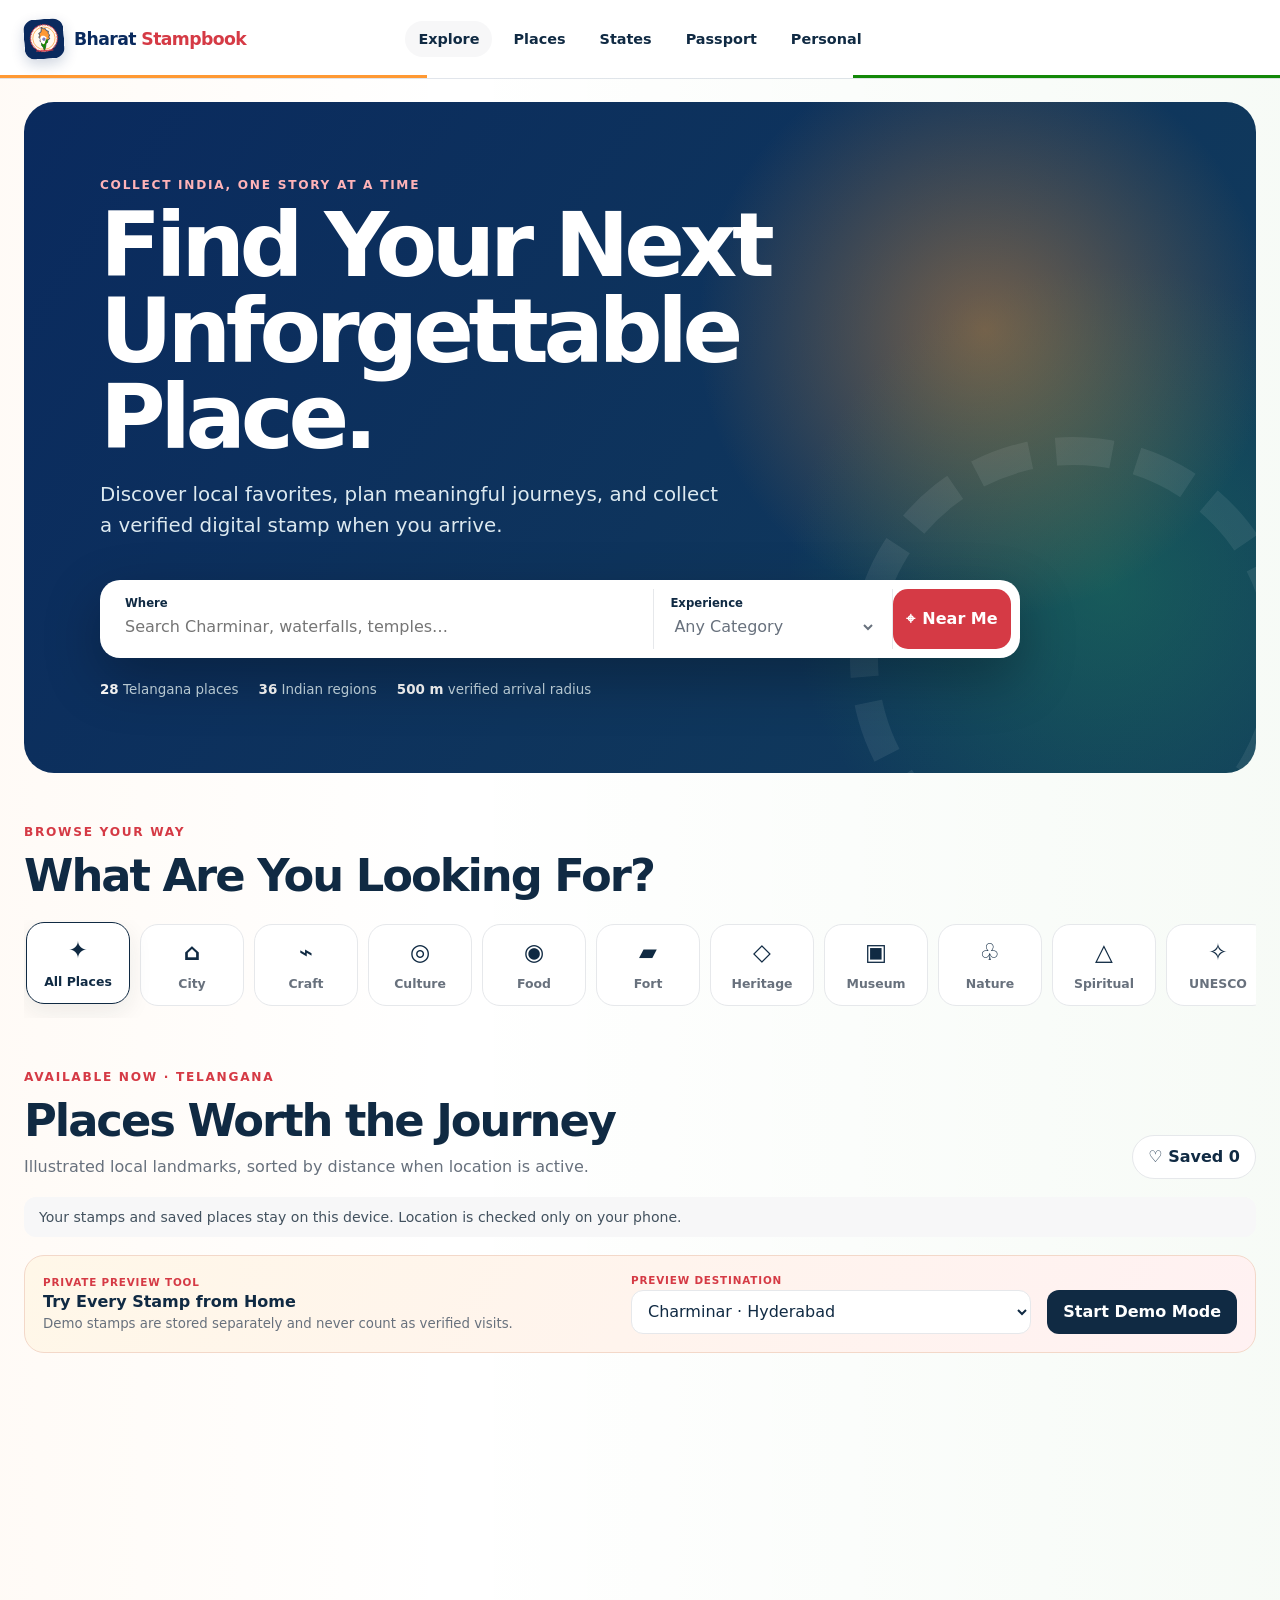
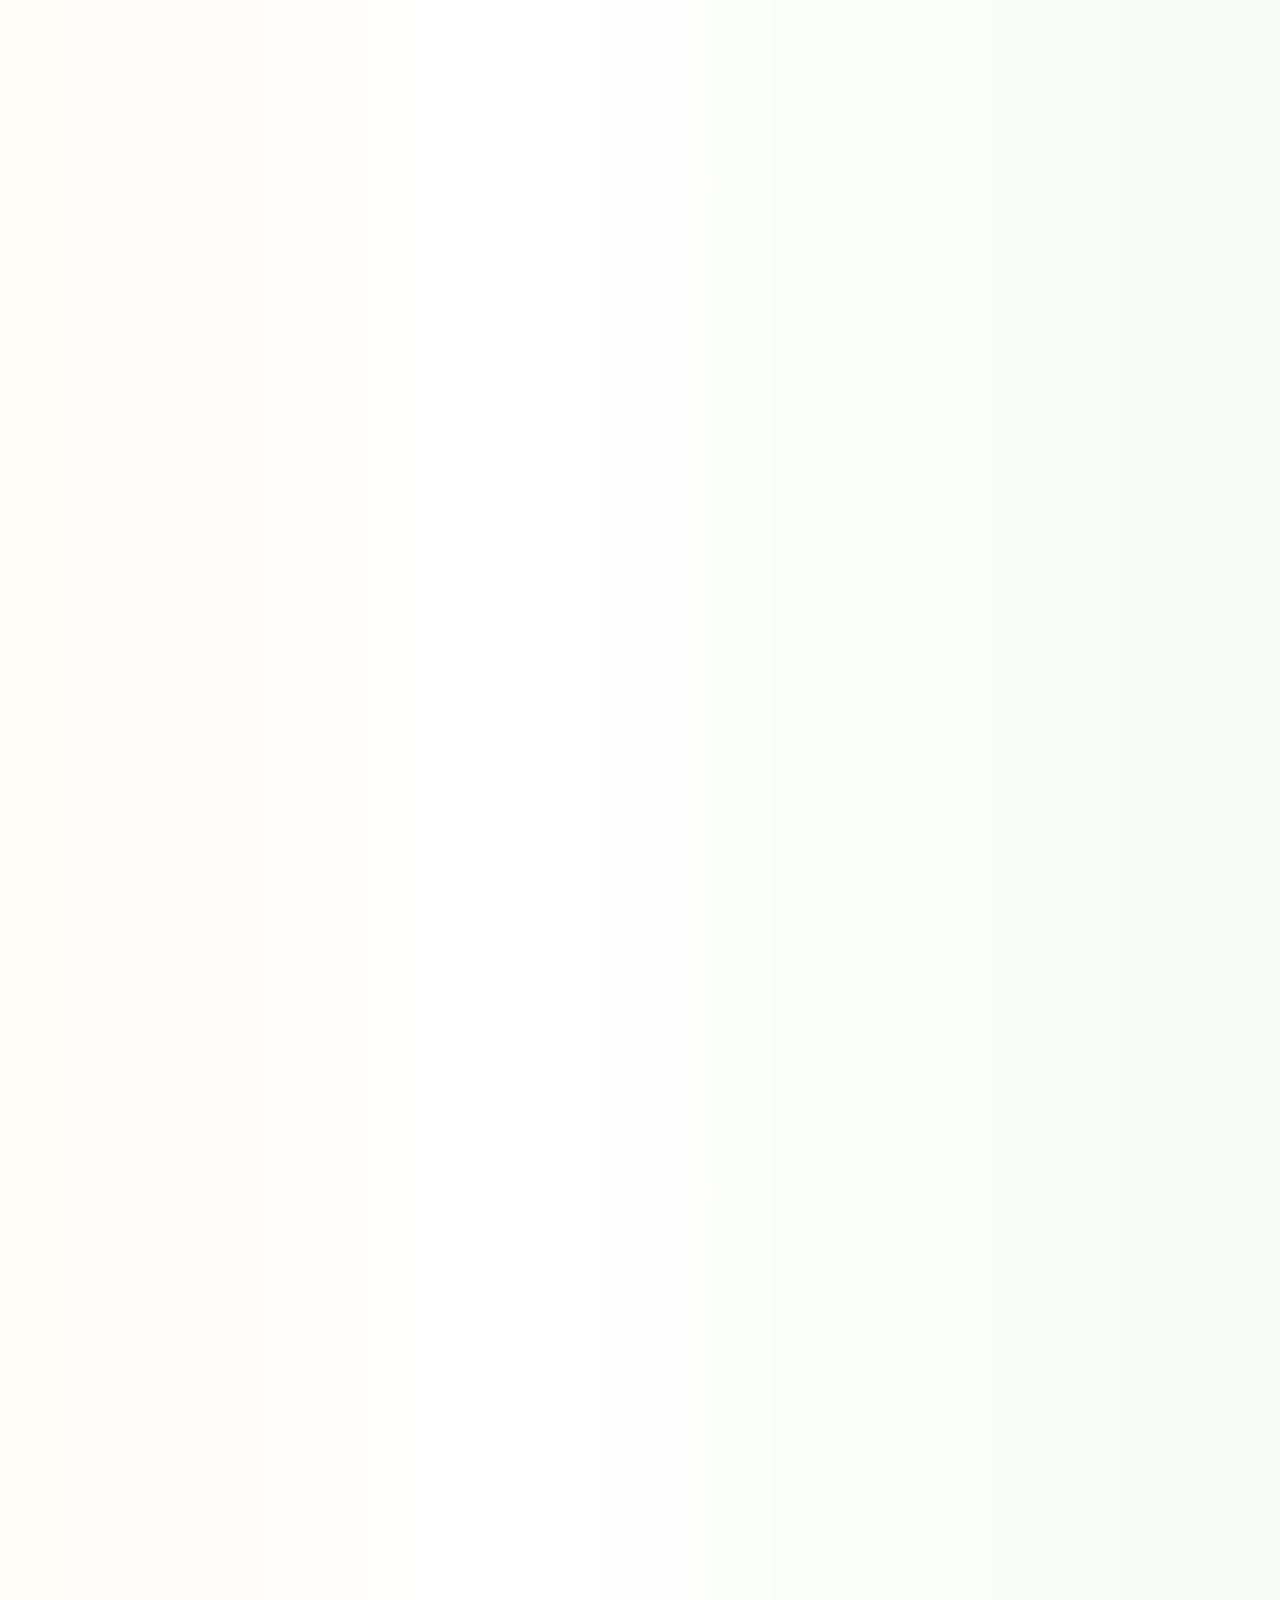
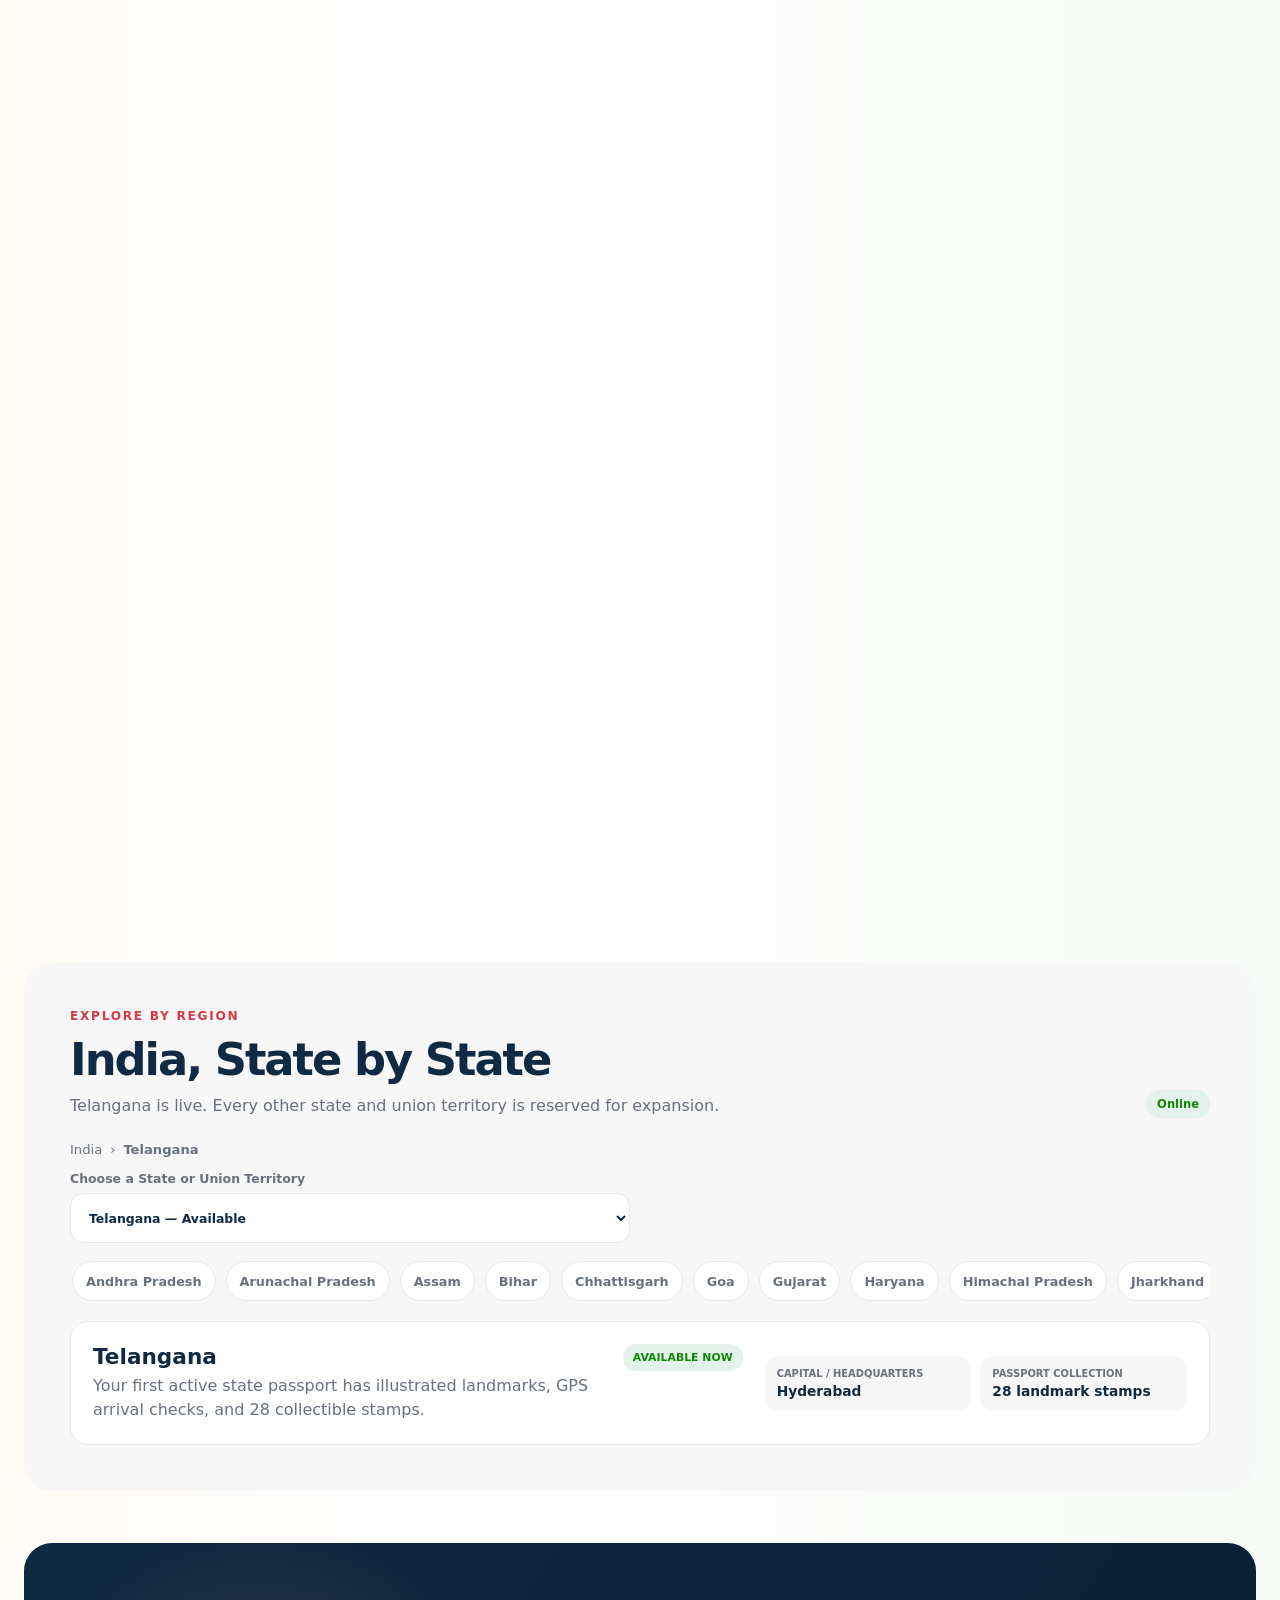
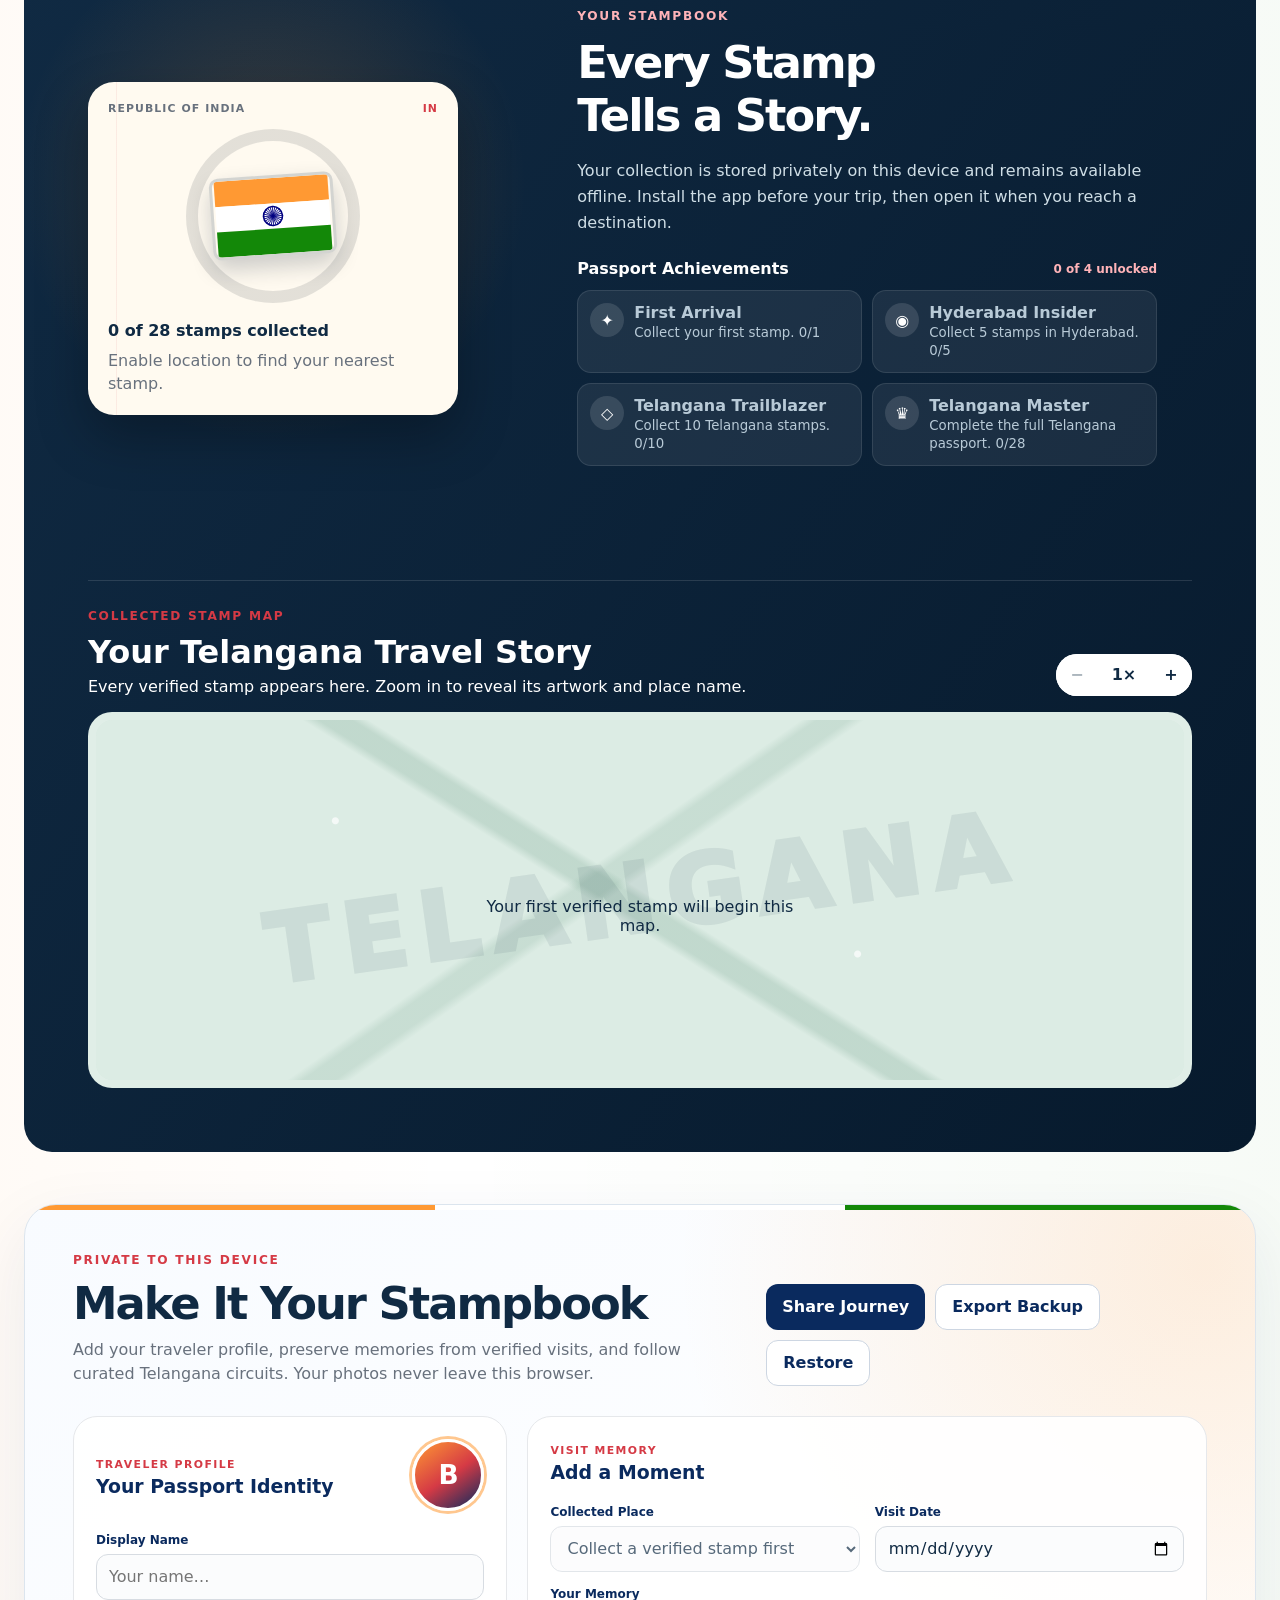
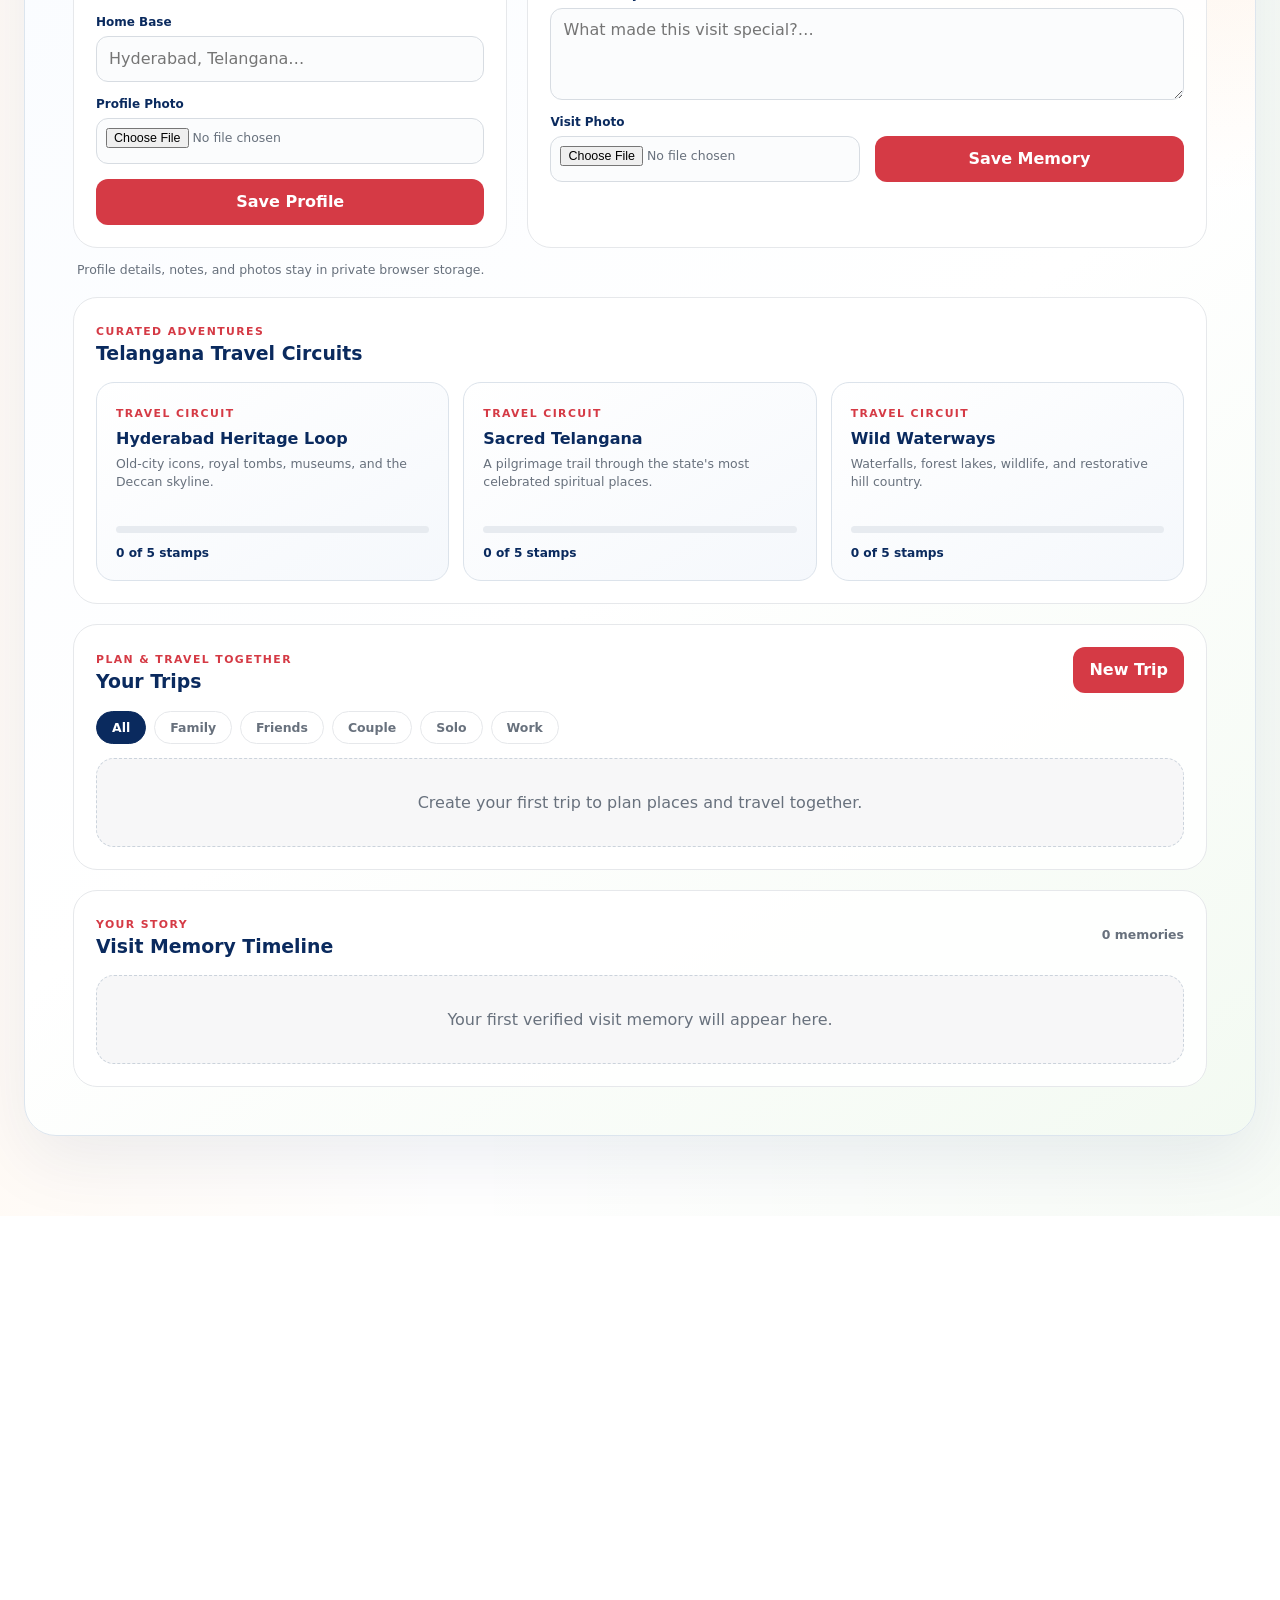
<file: passport/index.html>
<!doctype html>
<html lang="en-IN">
  <head>
    <meta charset="UTF-8" />
    <meta name="viewport" content="width=device-width, initial-scale=1.0" />
    <meta name="theme-color" content="#0a2a5e" />
    <meta
      name="description"
      content="Discover remarkable places across India and collect verified digital stamps when you arrive."
    />
    <meta name="apple-mobile-web-app-capable" content="yes" />
    <meta name="apple-mobile-web-app-status-bar-style" content="default" />
    <meta name="apple-mobile-web-app-title" content="Bharat Stampbook" />
    <meta property="og:type" content="website" />
    <meta property="og:site_name" content="Bharat Stampbook" />
    <meta property="og:title" content="Bharat Stampbook · Discover & Collect" />
    <meta
      property="og:description"
      content="Explore India state by state and collect verified digital stamps when you arrive at landmark destinations."
    />
    <meta property="og:image" content="icon-512.png" />
    <meta name="twitter:card" content="summary" />
    <meta name="twitter:title" content="Bharat Stampbook · Discover & Collect" />
    <meta
      name="twitter:description"
      content="Explore India state by state and collect verified digital stamps when you arrive at landmark destinations."
    />
    <meta name="twitter:image" content="icon-512.png" />
    <link rel="manifest" href="manifest.webmanifest" />
    <link rel="icon" href="icon.svg" type="image/svg+xml" />
    <link rel="icon" href="icon-192.png" sizes="192x192" type="image/png" />
    <link rel="apple-touch-icon" href="icon-192.png" />
    <link rel="stylesheet" href="styles.css" />
    <title>Bharat Stampbook · Discover & Collect</title>
  </head>
  <body>
    <a class="skip-link" href="#main-content">Skip to Explore</a>

    <header class="topbar">
      <a class="brand" href="#explore" aria-label="Bharat Stampbook home">
        <img class="brand__mark" src="icon.svg" width="40" height="40" alt="" />
        <strong>Bharat <span>Stampbook</span></strong>
      </a>
      <nav class="topbar__nav" aria-label="Primary navigation">
        <a class="is-active" href="#explore">Explore</a>
        <a href="#destinations">Places</a>
        <a href="#states">States</a>
        <a href="#passport">Passport</a>
        <a href="#personal">Personal</a>
      </nav>
      <button class="topbar__install" id="installButton" type="button" hidden>
        Install App
      </button>
    </header>

    <main class="app-shell" id="main-content">
      <section class="hero" id="explore" aria-labelledby="app-title">
        <div class="hero__copy">
          <p class="hero__eyebrow">Collect India, One Story at a Time</p>
          <h1 id="app-title">Find Your Next Unforgettable Place.</h1>
          <p class="hero__text">
            Discover local favorites, plan meaningful journeys, and collect a verified digital
            stamp when you arrive.
          </p>
        </div>

        <div class="search-dock" aria-label="Find a destination">
          <label class="search-dock__field search-dock__field--wide" for="searchInput">
            <span>Where</span>
            <input
              id="searchInput"
              name="place-search"
              type="search"
              autocomplete="off"
              placeholder="Search Charminar, waterfalls, temples…"
            />
          </label>
          <label class="search-dock__field" for="categoryFilter">
            <span>Experience</span>
            <select id="categoryFilter" name="category" autocomplete="off">
              <option value="all">Any Category</option>
            </select>
          </label>
          <button class="search-dock__locate" id="locateButton" type="button">
            <span aria-hidden="true">⌖</span>
            <span>Near Me</span>
          </button>
        </div>

        <div class="hero__footer">
          <span><strong>28</strong> Telangana places</span>
          <span><strong>36</strong> Indian regions</span>
          <span><strong>500 m</strong> verified arrival radius</span>
        </div>
      </section>

      <section class="category-section" aria-labelledby="category-title">
        <div class="section-heading section-heading--compact">
          <div>
            <p class="section-kicker">Browse Your Way</p>
            <h2 id="category-title">What Are You Looking For?</h2>
          </div>
        </div>
        <div class="category-rail" id="categoryRail" aria-label="Place categories"></div>
      </section>

      <section class="stamp-section" id="destinations" aria-labelledby="stamp-section-title">
        <div class="section-heading">
          <div>
            <p class="section-kicker">Available Now · Telangana</p>
            <h2 id="stamp-section-title">Places Worth the Journey</h2>
            <p class="section-description">
              Illustrated local landmarks, sorted by distance when location is active.
            </p>
          </div>
          <button class="saved-toggle" id="savedToggle" type="button" aria-pressed="false">
            <span aria-hidden="true">♡</span>
            Saved <span id="savedCount">0</span>
          </button>
        </div>

        <p class="status-message" id="statusMessage" role="status" aria-live="polite">
          Your stamps and saved places stay on this device. Location is checked only on your phone.
        </p>

        <section class="demo-panel" id="demoPanel" aria-labelledby="demo-title">
          <div>
            <span class="demo-panel__eyebrow">Private Preview Tool</span>
            <strong id="demo-title">Try Every Stamp from Home</strong>
            <small>Demo stamps are stored separately and never count as verified visits.</small>
          </div>
          <label for="demoLocationSelect">
            <span>Preview Destination</span>
            <select id="demoLocationSelect" name="demo-location" autocomplete="off"></select>
          </label>
          <button class="button button--demo" id="demoToggle" type="button" aria-pressed="false">
            Start Demo Mode
          </button>
        </section>

        <section
          class="passport-grid"
          id="locationGrid"
          aria-label="Telangana destinations"
        ></section>
      </section>

      <section class="atlas-panel" id="states" aria-labelledby="atlas-title">
        <div class="section-heading">
          <div>
            <p class="section-kicker">Explore by Region</p>
            <h2 id="atlas-title">India, State by State</h2>
            <p class="section-description">
              Telangana is live. Every other state and union territory is reserved for expansion.
            </p>
          </div>
          <span class="network-status" id="networkStatus" role="status">Online</span>
        </div>

        <nav class="passport-path" aria-label="Selected travel region">
          <span>India</span>
          <span aria-hidden="true">›</span>
          <strong id="stateBreadcrumb">Telangana</strong>
        </nav>

        <label class="state-picker" for="stateSelect">
          <span>Choose a State or Union Territory</span>
          <select id="stateSelect" name="state" autocomplete="off"></select>
        </label>

        <div class="region-rail" id="regionRail" aria-label="India regions"></div>
        <article class="state-overview" id="stateOverview" aria-live="polite"></article>
      </section>

      <section class="passport-dashboard" id="passport" aria-labelledby="passport-title">
        <div class="passport-card" aria-label="Telangana collection progress">
          <div class="passport-card__country">
            <span>Republic of India</span>
            <strong>IN</strong>
          </div>
          <div class="stamp-orbit">
            <div class="stamp-orbit__ring" id="progressRing"></div>
            <svg class="india-flag" viewBox="0 0 90 60" role="img" aria-label="Flag of India">
              <title>Flag of India</title>
              <rect width="90" height="20" fill="#ff9933" />
              <rect y="20" width="90" height="20" fill="#fff" />
              <rect y="40" width="90" height="20" fill="#138808" />
              <circle cx="45" cy="30" r="7.5" fill="none" stroke="#000080" stroke-width="1.3" />
              <g stroke="#000080" stroke-width="0.65">
                <path id="chakra-spoke" d="M45 30v-7.5" />
                <use href="#chakra-spoke" transform="rotate(15 45 30)" /><use href="#chakra-spoke" transform="rotate(30 45 30)" />
                <use href="#chakra-spoke" transform="rotate(45 45 30)" /><use href="#chakra-spoke" transform="rotate(60 45 30)" />
                <use href="#chakra-spoke" transform="rotate(75 45 30)" /><use href="#chakra-spoke" transform="rotate(90 45 30)" />
                <use href="#chakra-spoke" transform="rotate(105 45 30)" /><use href="#chakra-spoke" transform="rotate(120 45 30)" />
                <use href="#chakra-spoke" transform="rotate(135 45 30)" /><use href="#chakra-spoke" transform="rotate(150 45 30)" />
                <use href="#chakra-spoke" transform="rotate(165 45 30)" /><use href="#chakra-spoke" transform="rotate(180 45 30)" />
                <use href="#chakra-spoke" transform="rotate(195 45 30)" /><use href="#chakra-spoke" transform="rotate(210 45 30)" />
                <use href="#chakra-spoke" transform="rotate(225 45 30)" /><use href="#chakra-spoke" transform="rotate(240 45 30)" />
                <use href="#chakra-spoke" transform="rotate(255 45 30)" /><use href="#chakra-spoke" transform="rotate(270 45 30)" />
                <use href="#chakra-spoke" transform="rotate(285 45 30)" /><use href="#chakra-spoke" transform="rotate(300 45 30)" />
                <use href="#chakra-spoke" transform="rotate(315 45 30)" /><use href="#chakra-spoke" transform="rotate(330 45 30)" />
                <use href="#chakra-spoke" transform="rotate(345 45 30)" />
              </g>
            </svg>
          </div>
          <strong id="progressText">0 of 0 stamps collected</strong>
          <span id="nearestText">Allow location to prepare your nearest stamp.</span>
        </div>

        <div class="passport-dashboard__copy">
          <p class="section-kicker">Your Stampbook</p>
          <h2 id="passport-title">Every Stamp Tells a Story.</h2>
          <p>
            Your collection is stored privately on this device and remains available offline.
            Install the app before your trip, then open it when you reach a destination.
          </p>
          <section class="achievements" aria-labelledby="achievements-title">
            <div class="achievements__heading">
              <h3 id="achievements-title">Passport Achievements</h3>
              <span id="achievementCount">0 unlocked</span>
            </div>
            <div class="achievement-grid" id="achievementGrid"></div>
          </section>
          <button class="button button--primary" id="mobileInstallButton" type="button" hidden>
            Install Bharat Stampbook
          </button>
        </div>

        <section class="stamp-map" aria-labelledby="stamp-map-title">
          <div class="stamp-map__heading">
            <div>
              <p class="section-kicker">Collected Stamp Map</p>
              <h3 id="stamp-map-title">Your Telangana Travel Story</h3>
              <p id="stampMapDescription">
                Every verified stamp appears here. Zoom in to reveal its artwork and place name.
              </p>
            </div>
            <div class="stamp-map__controls" aria-label="Map zoom controls">
              <button id="zoomOutButton" type="button" aria-label="Zoom stamp map out">−</button>
              <output id="zoomLevel" aria-live="polite">1×</output>
              <button id="zoomInButton" type="button" aria-label="Zoom stamp map in">+</button>
            </div>
          </div>
          <div class="stamp-map__viewport">
            <div class="stamp-map__canvas" id="stampMapCanvas" data-zoom="1"></div>
          </div>
        </section>
      </section>

      <section class="personal-hub" id="personal" aria-labelledby="personal-title">
        <div class="section-heading">
          <div>
            <p class="section-kicker">Private to This Device</p>
            <h2 id="personal-title">Make It Your Stampbook</h2>
            <p class="section-description">
              Add your traveler profile, preserve memories from verified visits, and follow curated
              Telangana circuits. Your photos never leave this browser.
            </p>
          </div>
          <div class="personal-toolbar">
            <button class="button button--share" id="shareJourneyButton" type="button">
              Share Journey
            </button>
            <button class="button button--ghost" id="exportJourneyButton" type="button">
              Export Backup
            </button>
            <button class="button button--ghost" id="importJourneyButton" type="button">
              Restore
            </button>
            <input id="importJourneyInput" type="file" accept="application/json" hidden />
          </div>
        </div>

        <div class="personal-grid">
          <section class="profile-editor" aria-labelledby="profile-title">
            <div class="personal-card__heading">
              <div>
                <span>Traveler Profile</span>
                <h3 id="profile-title">Your Passport Identity</h3>
              </div>
              <img id="profilePhotoPreview" width="72" height="72" alt="" hidden />
              <div class="profile-placeholder" id="profilePlaceholder" aria-hidden="true">B</div>
            </div>
            <form id="profileForm">
              <label>
                <span>Display Name</span>
                <input id="profileName" name="display-name" type="text" maxlength="40" autocomplete="name" placeholder="Your name…" />
              </label>
              <label>
                <span>Home Base</span>
                <input id="profileHome" name="home-base" type="text" maxlength="60" autocomplete="address-level2" placeholder="Hyderabad, Telangana…" />
              </label>
              <label>
                <span>Profile Photo</span>
                <input id="profilePhoto" name="profile-photo" type="file" accept="image/*" />
              </label>
              <button class="button button--primary" type="submit">Save Profile</button>
            </form>
          </section>

          <section class="memory-editor" aria-labelledby="memory-editor-title">
            <div class="personal-card__heading">
              <div>
                <span>Visit Memory</span>
                <h3 id="memory-editor-title">Add a Moment</h3>
              </div>
            </div>
            <form id="memoryForm">
              <label>
                <span>Collected Place</span>
                <select id="memoryLocation" name="memory-location" autocomplete="off" required></select>
              </label>
              <label>
                <span>Visit Date</span>
                <input id="memoryDate" name="visit-date" type="date" required />
              </label>
              <label class="personal-form__wide">
                <span>Your Memory</span>
                <textarea id="memoryNote" name="memory-note" maxlength="280" rows="3" placeholder="What made this visit special?…"></textarea>
              </label>
              <label>
                <span>Visit Photo</span>
                <input id="memoryPhoto" name="memory-photo" type="file" accept="image/*" />
              </label>
              <button class="button button--primary" id="saveMemoryButton" type="submit">
                Save Memory
              </button>
            </form>
          </section>
        </div>

        <p class="personal-status" id="personalStatus" role="status" aria-live="polite">
          Profile details, notes, and photos stay in private browser storage.
        </p>

        <section class="circuit-section" aria-labelledby="circuit-title">
          <div class="personal-subheading">
            <div>
              <span>Curated Adventures</span>
              <h3 id="circuit-title">Telangana Travel Circuits</h3>
            </div>
          </div>
          <div class="circuit-grid" id="circuitGrid"></div>
        </section>

        <section class="trips-section" aria-labelledby="trips-title">
          <div class="personal-subheading">
            <div>
              <span>Plan &amp; Travel Together</span>
              <h3 id="trips-title">Your Trips</h3>
            </div>
            <button class="button button--primary" id="newTripButton" type="button">New Trip</button>
          </div>

          <form class="trip-form" id="tripForm" hidden>
            <label>
              <span>Trip Name</span>
              <input id="tripTitle" name="trip-title" type="text" maxlength="50" placeholder="Charminar family day…" required />
            </label>
            <label>
              <span>Who's It With?</span>
              <select id="tripCategory" name="trip-category">
                <option value="family">Family</option>
                <option value="friends">Friends</option>
                <option value="couple">Couple</option>
                <option value="solo">Solo</option>
                <option value="work">Work</option>
              </select>
            </label>
            <label class="personal-form__wide">
              <span>Companions (comma separated)</span>
              <input id="tripCompanions" name="trip-companions" type="text" maxlength="120" placeholder="Amma, Nanna, Vamshi…" />
            </label>
            <fieldset class="trip-places personal-form__wide">
              <legend>Places on This Trip</legend>
              <div class="trip-choices" id="tripPlaceChoices"></div>
            </fieldset>
            <div class="trip-form__actions personal-form__wide">
              <button class="button button--primary" type="submit">Create Trip</button>
              <button class="button button--ghost" id="tripCancel" type="button">Cancel</button>
            </div>
          </form>

          <div class="trip-filter" id="tripFilter" role="group" aria-label="Filter trips by group"></div>
          <div class="trip-grid" id="tripGrid"></div>
        </section>

        <section class="timeline-section" aria-labelledby="timeline-title">
          <div class="personal-subheading">
            <div>
              <span>Your Story</span>
              <h3 id="timeline-title">Visit Memory Timeline</h3>
            </div>
            <strong id="memoryCount">0 memories</strong>
          </div>
          <div class="memory-timeline" id="memoryTimeline"></div>
        </section>
      </section>
    </main>

    <nav class="mobile-nav" aria-label="Mobile navigation">
      <a class="is-active" href="#explore"><span aria-hidden="true">⌂</span>Explore</a>
      <a href="#destinations"><span aria-hidden="true">◇</span>Places</a>
      <a href="#states"><span aria-hidden="true">◎</span>States</a>
      <a href="#passport"><span aria-hidden="true">▣</span>Passport</a>
      <a href="#personal"><span aria-hidden="true">♥</span>Personal</a>
    </nav>

    <aside class="arrival-prompt" id="arrivalPrompt" aria-live="polite" hidden>
      <div class="arrival-prompt__seal" aria-hidden="true">✓</div>
      <div class="arrival-prompt__copy">
        <span>You Have Arrived</span>
        <strong id="arrivalPlace">A stamp is ready</strong>
        <small id="arrivalDistance"></small>
      </div>
      <button class="button button--arrival" id="arrivalCollectButton" type="button">
        Collect Stamp
      </button>
      <button
        class="arrival-prompt__close"
        id="arrivalCloseButton"
        type="button"
        aria-label="Dismiss arrival prompt"
      >
        ×
      </button>
    </aside>

    <template id="locationCardTemplate">
      <article class="location-card">
        <div class="location-card__visual">
          <button class="favorite-button" type="button" aria-label="Save place" aria-pressed="false">
            ♡
          </button>
          <svg class="landmark-illustration" role="img">
            <title></title>
            <use></use>
          </svg>
          <div class="location-card__badges">
            <strong></strong>
            <span></span>
          </div>
        </div>
        <div class="location-card__body">
          <div class="location-card__topline">
            <h3></h3>
            <span data-field="distance"></span>
          </div>
          <p></p>
          <div class="location-card__meta">
            <span aria-hidden="true">⌖</span>
            <span data-field="region"></span>
          </div>
          <button class="button button--stamp" type="button"></button>
        </div>
      </article>
    </template>

    <script src="app.js" type="module"></script>
  </body>
</html>
</file>
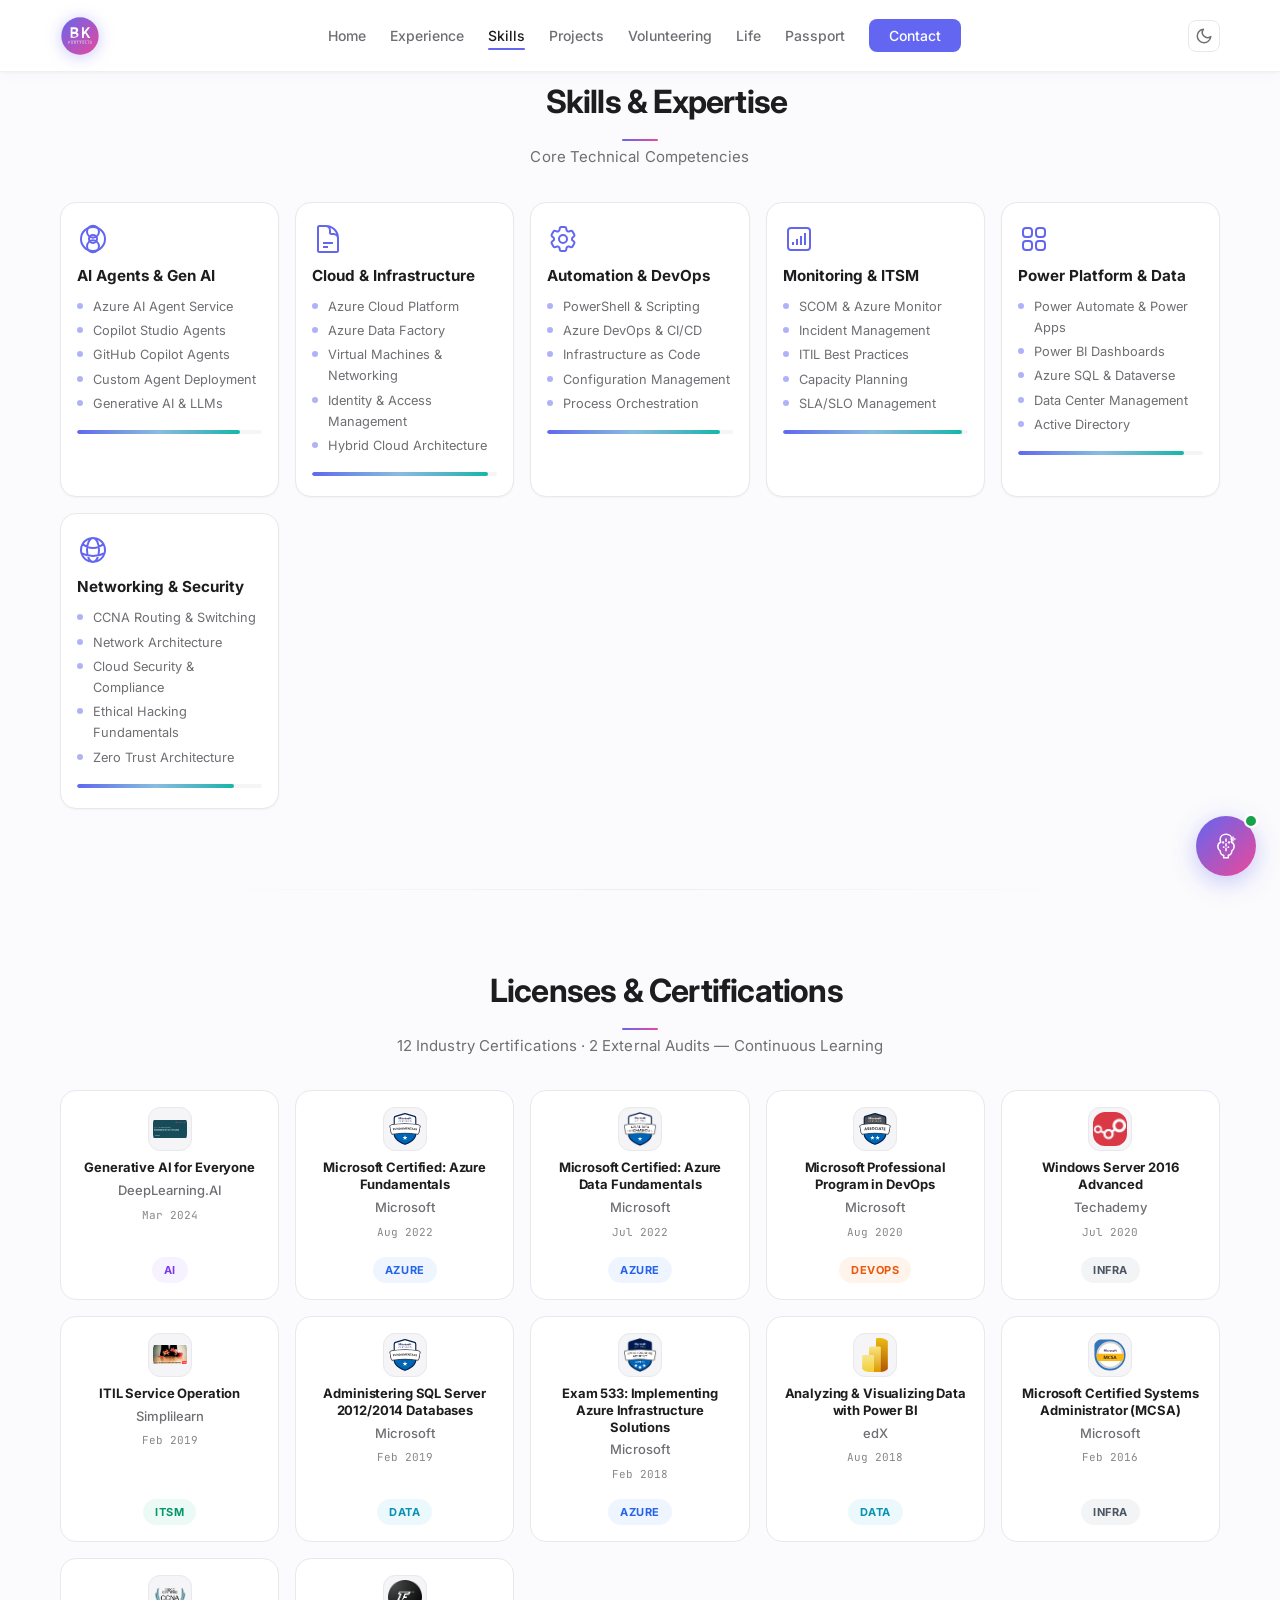
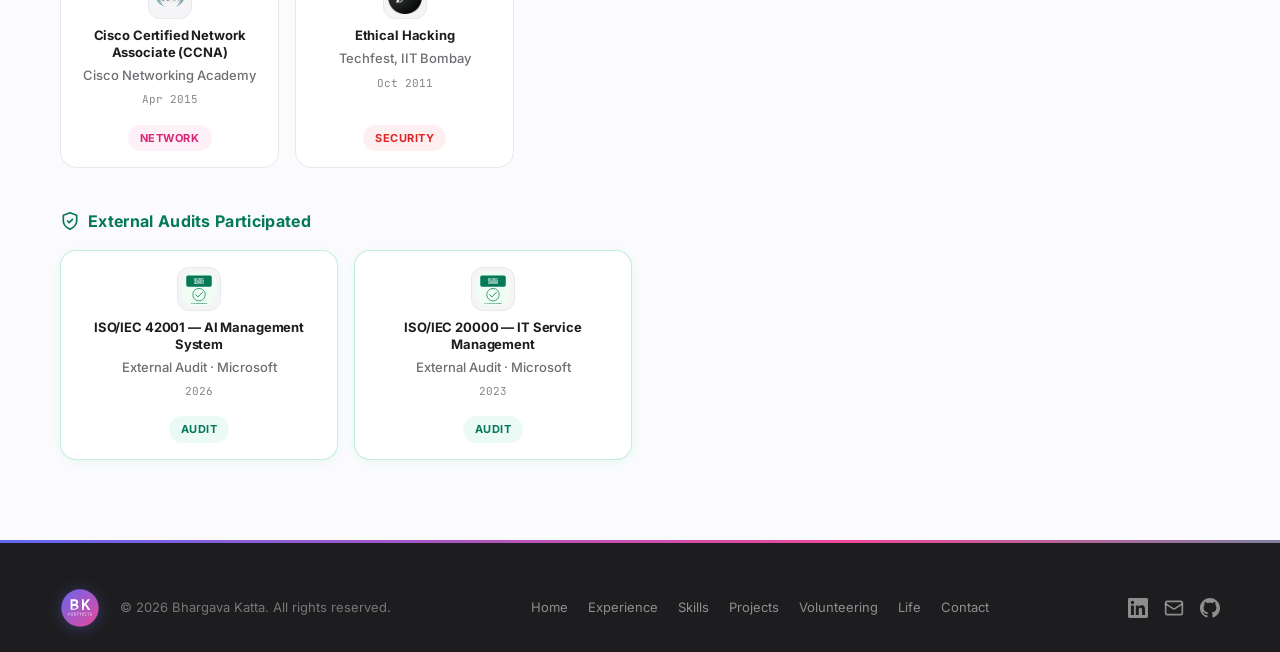
<file: skills.html>
<!DOCTYPE html>
<html lang="en">
<head>
  <meta charset="UTF-8" />
  <meta name="viewport" content="width=device-width, initial-scale=1.0" />
  <meta http-equiv="X-UA-Compatible" content="IE=edge" />

  <title>Skills & Certifications — Bhargava Katta</title>
  <meta name="description" content="Technical skills across Azure, AI/ML, automation, DevOps and 12 industry certifications including AZ-104, AZ-400, AI-102." />
  <meta name="keywords" content="Bhargava Katta, AI Automation, System Management, Cloud Infrastructure, Azure, DevOps, Power Platform, Microsoft, LTM" />
  <meta name="author" content="Bhargava Katta" />
  <meta name="robots" content="index, follow" />

  <meta property="og:type" content="website" />
  <meta property="og:url" content="https://bhargavakatta.com/skills.html" />
  <meta property="og:title" content="Skills & Certifications — Bhargava Katta" />
  <meta property="og:description" content="Technical skills across Azure, AI/ML, automation, DevOps and 12 industry certifications including AZ-104, AZ-400, AI-102." />
  <meta property="og:image" content="https://bhargavakatta.com/assets/icons/bk-logo.svg" />
  <meta name="twitter:card" content="summary" />
  <meta name="twitter:title" content="Skills & Certifications — Bhargava Katta" />
  <meta name="twitter:description" content="Technical skills across Azure, AI/ML, automation, DevOps and 12 industry certifications including AZ-104, AZ-400, AI-102." />
  <meta name="twitter:image" content="https://bhargavakatta.com/assets/icons/bk-logo.svg" />

  <link rel="canonical" href="https://bhargavakatta.com/skills.html" />
  <link rel="icon" type="image/svg+xml" href="assets/icons/favicon.svg" />
  <link rel="apple-touch-icon" href="assets/icons/bk-logo.svg" />

  <link rel="preconnect" href="https://fonts.googleapis.com" />
  <link rel="preconnect" href="https://fonts.gstatic.com" crossorigin />
  <link href="https://fonts.googleapis.com/css2?family=Inter:wght@300;400;500;600;700;800;900&family=JetBrains+Mono:wght@400;500;600&display=swap" rel="stylesheet" />

  <link rel="stylesheet" href="styles.css" />
</head>
<body>

  <!-- ══════════════ SCROLL PROGRESS BAR ══════════════ -->
  <div class="scroll-progress" id="scrollProgress"></div>
  <!-- ══════════════ NAVIGATION ══════════════ -->
  <header id="header" class="header">
    <nav class="nav container">
      <a href="index.html" class="nav__logo">
        <img src="assets/icons/bk-logo.svg" alt="BK" class="nav__logo-img" />
      </a>
      <ul class="nav__menu" id="navMenu">
        <li><a href="index.html" class="nav__link">Home</a></li>
        <li><a href="experience.html" class="nav__link">Experience</a></li>
        <li><a href="skills.html" class="nav__link nav__link--active">Skills</a></li>
        <li><a href="projects.html" class="nav__link">Projects</a></li>
        <li><a href="volunteering.html" class="nav__link">Volunteering</a></li>
        <li><a href="life.html" class="nav__link">Life</a></li>
        <li><a href="passport/" class="nav__link">Passport</a></li>
        <li><a href="contact.html" class="nav__link nav__link--cta">Contact</a></li>
      </ul>
      <button class="theme-toggle" id="themeToggle" aria-label="Toggle dark mode">
        <svg class="icon-moon" width="18" height="18" viewBox="0 0 24 24" fill="none" stroke="currentColor" stroke-width="2" stroke-linecap="round" stroke-linejoin="round"><path d="M21 12.79A9 9 0 1 1 11.21 3 7 7 0 0 0 21 12.79z"/></svg>
        <svg class="icon-sun" width="18" height="18" viewBox="0 0 24 24" fill="none" stroke="currentColor" stroke-width="2" stroke-linecap="round" stroke-linejoin="round"><circle cx="12" cy="12" r="5"/><line x1="12" y1="1" x2="12" y2="3"/><line x1="12" y1="21" x2="12" y2="23"/><line x1="4.22" y1="4.22" x2="5.64" y2="5.64"/><line x1="18.36" y1="18.36" x2="19.78" y2="19.78"/><line x1="1" y1="12" x2="3" y2="12"/><line x1="21" y1="12" x2="23" y2="12"/><line x1="4.22" y1="19.78" x2="5.64" y2="18.36"/><line x1="18.36" y1="5.64" x2="19.78" y2="4.22"/></svg>
      </button>
      <button class="nav__toggle" id="navToggle" aria-label="Toggle menu">
        <span></span><span></span><span></span>
      </button>
    </nav>
  </header>

  <div class="nav-overlay" id="navOverlay"></div>

  <main>
    <!-- ══════════════ SKILLS ══════════════ -->
    <section id="skills" class="section skills">
      <div class="container">
        <h2 class="section__title animate-on-scroll"><svg class="section__icon" viewBox="0 0 24 24" fill="none" stroke="url(#si-grad)" stroke-width="1.5" stroke-linecap="round" stroke-linejoin="round"><circle cx="12" cy="12" r="3"/><path d="M12 1v4m0 14v4M4.22 4.22l2.83 2.83m9.9 9.9l2.83 2.83M1 12h4m14 0h4M4.22 19.78l2.83-2.83m9.9-9.9l2.83-2.83"/></svg>Skills &amp; Expertise</h2>
        <p class="section__subtitle animate-on-scroll">Core Technical Competencies</p>

        <div class="skills__grid">
          <div class="skill-card glass-card animate-on-scroll">
            <div class="skill-card__icon">
              <svg viewBox="0 0 24 24" fill="none" stroke="currentColor" stroke-width="1.5"><circle cx="12" cy="12" r="3"/><path d="M12 2a4.5 4.5 0 0 0 0 9 4.5 4.5 0 0 0 0-9M12 13a4.5 4.5 0 0 0 0 9 4.5 4.5 0 0 0 0-9"/><path d="M21 12a9 9 0 0 1-9 9 9 9 0 0 1-9-9 9 9 0 0 1 9-9 9 9 0 0 1 9 9z"/></svg>
            </div>
            <h3 class="skill-card__title">AI Agents &amp; Gen AI</h3>
            <ul class="skill-card__list">
              <li>Azure AI Agent Service</li>
              <li>Copilot Studio Agents</li>
              <li>GitHub Copilot Agents</li>
              <li>Custom Agent Deployment</li>
              <li>Generative AI &amp; LLMs</li>
            </ul>
            <div class="skill-card__bar"><div class="skill-card__bar-fill" data-width="88"></div></div>
          </div>

          <div class="skill-card glass-card animate-on-scroll">
            <div class="skill-card__icon">
              <svg viewBox="0 0 24 24" fill="none" stroke="currentColor" stroke-width="1.5"><path d="M19.5 14.25v-2.625a3.375 3.375 0 0 0-3.375-3.375h-1.5A1.125 1.125 0 0 1 13.5 7.125v-1.5a3.375 3.375 0 0 0-3.375-3.375H8.25m0 12.75h7.5m-7.5 3H12M10.5 2.25H5.625c-.621 0-1.125.504-1.125 1.125v17.25c0 .621.504 1.125 1.125 1.125h12.75c.621 0 1.125-.504 1.125-1.125V11.25a9 9 0 0 0-9-9Z"/></svg>
            </div>
            <h3 class="skill-card__title">Cloud &amp; Infrastructure</h3>
            <ul class="skill-card__list">
              <li>Azure Cloud Platform</li>
              <li>Azure Data Factory</li>
              <li>Virtual Machines &amp; Networking</li>
              <li>Identity &amp; Access Management</li>
              <li>Hybrid Cloud Architecture</li>
            </ul>
            <div class="skill-card__bar"><div class="skill-card__bar-fill" data-width="95"></div></div>
          </div>

          <div class="skill-card glass-card animate-on-scroll">
            <div class="skill-card__icon">
              <svg viewBox="0 0 24 24" fill="none" stroke="currentColor" stroke-width="1.5"><path d="M9.594 3.94c.09-.542.56-.94 1.11-.94h2.593c.55 0 1.02.398 1.11.94l.213 1.281c.063.374.313.686.645.87.074.04.147.083.22.127.325.196.72.257 1.075.124l1.217-.456a1.125 1.125 0 0 1 1.37.49l1.296 2.247a1.125 1.125 0 0 1-.26 1.431l-1.003.827c-.293.241-.438.613-.43.992a7.723 7.723 0 0 1 0 .255c-.008.378.137.75.43.991l1.004.827c.424.35.534.955.26 1.43l-1.298 2.247a1.125 1.125 0 0 1-1.369.491l-1.217-.456c-.355-.133-.75-.072-1.076.124a6.47 6.47 0 0 1-.22.128c-.331.183-.581.495-.644.869l-.213 1.281c-.09.543-.56.94-1.11.94h-2.594c-.55 0-1.019-.398-1.11-.94l-.213-1.281c-.062-.374-.312-.686-.644-.87a6.52 6.52 0 0 1-.22-.127c-.325-.196-.72-.257-1.076-.124l-1.217.456a1.125 1.125 0 0 1-1.369-.49l-1.297-2.247a1.125 1.125 0 0 1 .26-1.431l1.004-.827c.292-.24.437-.613.43-.991a6.932 6.932 0 0 1 0-.255c.007-.38-.138-.751-.43-.992l-1.004-.827a1.125 1.125 0 0 1-.26-1.43l1.297-2.247a1.125 1.125 0 0 1 1.37-.491l1.216.456c.356.133.751.072 1.076-.124.072-.044.146-.086.22-.128.332-.183.582-.495.644-.869l.214-1.28Z"/><path d="M15 12a3 3 0 1 1-6 0 3 3 0 0 1 6 0Z"/></svg>
            </div>
            <h3 class="skill-card__title">Automation &amp; DevOps</h3>
            <ul class="skill-card__list">
              <li>PowerShell &amp; Scripting</li>
              <li>Azure DevOps &amp; CI/CD</li>
              <li>Infrastructure as Code</li>
              <li>Configuration Management</li>
              <li>Process Orchestration</li>
            </ul>
            <div class="skill-card__bar"><div class="skill-card__bar-fill" data-width="93"></div></div>
          </div>

          <div class="skill-card glass-card animate-on-scroll">
            <div class="skill-card__icon">
              <svg viewBox="0 0 24 24" fill="none" stroke="currentColor" stroke-width="1.5"><path d="M7.5 14.25v2.25m3-4.5v4.5m3-6.75v6.75m3-9v9M6 20.25h12A2.25 2.25 0 0 0 20.25 18V6A2.25 2.25 0 0 0 18 3.75H6A2.25 2.25 0 0 0 3.75 6v12A2.25 2.25 0 0 0 6 20.25Z"/></svg>
            </div>
            <h3 class="skill-card__title">Monitoring &amp; ITSM</h3>
            <ul class="skill-card__list">
              <li>SCOM &amp; Azure Monitor</li>
              <li>Incident Management</li>
              <li>ITIL Best Practices</li>
              <li>Capacity Planning</li>
              <li>SLA/SLO Management</li>
            </ul>
            <div class="skill-card__bar"><div class="skill-card__bar-fill" data-width="97"></div></div>
          </div>

          <div class="skill-card glass-card animate-on-scroll">
            <div class="skill-card__icon">
              <svg viewBox="0 0 24 24" fill="none" stroke="currentColor" stroke-width="1.5"><path d="M3.75 6A2.25 2.25 0 0 1 6 3.75h2.25A2.25 2.25 0 0 1 10.5 6v2.25a2.25 2.25 0 0 1-2.25 2.25H6a2.25 2.25 0 0 1-2.25-2.25V6ZM3.75 15.75A2.25 2.25 0 0 1 6 13.5h2.25a2.25 2.25 0 0 1 2.25 2.25V18a2.25 2.25 0 0 1-2.25 2.25H6A2.25 2.25 0 0 1 3.75 18v-2.25ZM13.5 6a2.25 2.25 0 0 1 2.25-2.25H18A2.25 2.25 0 0 1 20.25 6v2.25A2.25 2.25 0 0 1 18 10.5h-2.25a2.25 2.25 0 0 1-2.25-2.25V6ZM13.5 15.75a2.25 2.25 0 0 1 2.25-2.25H18a2.25 2.25 0 0 1 2.25 2.25V18A2.25 2.25 0 0 1 18 20.25h-2.25a2.25 2.25 0 0 1-2.25-2.25v-2.25Z"/></svg>
            </div>
            <h3 class="skill-card__title">Power Platform &amp; Data</h3>
            <ul class="skill-card__list">
              <li>Power Automate &amp; Power Apps</li>
              <li>Power BI Dashboards</li>
              <li>Azure SQL &amp; Dataverse</li>
              <li>Data Center Management</li>
              <li>Active Directory</li>
            </ul>
            <div class="skill-card__bar"><div class="skill-card__bar-fill" data-width="90"></div></div>
          </div>

          <div class="skill-card glass-card animate-on-scroll">
            <div class="skill-card__icon">
              <svg viewBox="0 0 24 24" fill="none" stroke="currentColor" stroke-width="1.5"><path d="M12 21a9.004 9.004 0 0 0 8.716-6.747M12 21a9.004 9.004 0 0 1-8.716-6.747M12 21c2.485 0 4.5-4.03 4.5-9S14.485 3 12 3m0 18c-2.485 0-4.5-4.03-4.5-9S9.515 3 12 3m0 0a8.997 8.997 0 0 1 7.843 4.582M12 3a8.997 8.997 0 0 0-7.843 4.582m15.686 0A11.953 11.953 0 0 1 12 10.5c-2.998 0-5.74-1.1-7.843-2.918m15.686 0A8.959 8.959 0 0 1 21 12c0 .778-.099 1.533-.284 2.253m0 0A17.919 17.919 0 0 1 12 16.5c-3.162 0-6.133-.815-8.716-2.247m0 0A9.015 9.015 0 0 1 3 12c0-1.605.42-3.113 1.157-4.418"/></svg>
            </div>
            <h3 class="skill-card__title">Networking &amp; Security</h3>
            <ul class="skill-card__list">
              <li>CCNA Routing &amp; Switching</li>
              <li>Network Architecture</li>
              <li>Cloud Security &amp; Compliance</li>
              <li>Ethical Hacking Fundamentals</li>
              <li>Zero Trust Architecture</li>
            </ul>
            <div class="skill-card__bar"><div class="skill-card__bar-fill" data-width="85"></div></div>
          </div>
        </div>
      </div>
    </section>

    <!-- ══════════════ CERTIFICATIONS ══════════════ -->
    <section id="certifications" class="section certifications">
      <div class="container">
        <h2 class="section__title animate-on-scroll"><svg class="section__icon" viewBox="0 0 24 24" fill="none" stroke="url(#si-grad)" stroke-width="1.5" stroke-linecap="round" stroke-linejoin="round"><path d="M12 2L3 7l9 5 9-5-9-5z"/><path d="M3 17l9 5 9-5"/><path d="M3 12l9 5 9-5"/></svg>Licenses &amp; Certifications</h2>
        <p class="section__subtitle animate-on-scroll">12 Industry Certifications · 2 External Audits — Continuous Learning</p>

        <div class="certs__grid">

          <div class="cert-card animate-on-scroll">
            <div class="cert-card__icon-wrap cert-card__icon-wrap--img">
              <img src="assets/images/certs/deeplearning-ai.png" alt="DeepLearning.AI" />
            </div>
            <h3 class="cert-card__title">Generative AI for Everyone</h3>
            <span class="cert-card__issuer">DeepLearning.AI</span>
            <span class="cert-card__date">Mar 2024</span>
            <span class="cert-card__tag cert-card__tag--ai">AI</span>
          </div>

          <div class="cert-card animate-on-scroll">
            <div class="cert-card__icon-wrap cert-card__icon-wrap--img">
              <img src="assets/images/certs/azure-fundamentals.svg" alt="Azure Fundamentals" />
            </div>
            <h3 class="cert-card__title">Microsoft Certified: Azure Fundamentals</h3>
            <span class="cert-card__issuer">Microsoft</span>
            <span class="cert-card__date">Aug 2022</span>
            <span class="cert-card__tag cert-card__tag--azure">Azure</span>
          </div>

          <div class="cert-card animate-on-scroll">
            <div class="cert-card__icon-wrap cert-card__icon-wrap--img">
              <img src="assets/images/certs/azure-data-fundamentals.png" alt="Azure Data Fundamentals" />
            </div>
            <h3 class="cert-card__title">Microsoft Certified: Azure Data Fundamentals</h3>
            <span class="cert-card__issuer">Microsoft</span>
            <span class="cert-card__date">Jul 2022</span>
            <span class="cert-card__tag cert-card__tag--azure">Azure</span>
          </div>

          <div class="cert-card animate-on-scroll">
            <div class="cert-card__icon-wrap cert-card__icon-wrap--img">
              <img src="assets/images/certs/ms-associate.svg" alt="Microsoft DevOps" />
            </div>
            <h3 class="cert-card__title">Microsoft Professional Program in DevOps</h3>
            <span class="cert-card__issuer">Microsoft</span>
            <span class="cert-card__date">Aug 2020</span>
            <span class="cert-card__tag cert-card__tag--devops">DevOps</span>
          </div>

          <div class="cert-card animate-on-scroll">
            <div class="cert-card__icon-wrap cert-card__icon-wrap--img">
              <img src="assets/images/certs/techademy.png" alt="Techademy" />
            </div>
            <h3 class="cert-card__title">Windows Server 2016 Advanced</h3>
            <span class="cert-card__issuer">Techademy</span>
            <span class="cert-card__date">Jul 2020</span>
            <span class="cert-card__tag cert-card__tag--infra">Infra</span>
          </div>

          <div class="cert-card animate-on-scroll">
            <div class="cert-card__icon-wrap cert-card__icon-wrap--img">
              <img src="assets/images/certs/itil-badge.jpg" alt="ITIL Service Operation" />
            </div>
            <h3 class="cert-card__title">ITIL Service Operation</h3>
            <span class="cert-card__issuer">Simplilearn</span>
            <span class="cert-card__date">Feb 2019</span>
            <span class="cert-card__tag cert-card__tag--itsm">ITSM</span>
          </div>

          <div class="cert-card animate-on-scroll">
            <div class="cert-card__icon-wrap cert-card__icon-wrap--img">
              <img src="assets/images/certs/azure-fundamentals.svg" alt="Microsoft Certified" />
            </div>
            <h3 class="cert-card__title">Administering SQL Server 2012/2014 Databases</h3>
            <span class="cert-card__issuer">Microsoft</span>
            <span class="cert-card__date">Feb 2019</span>
            <span class="cert-card__tag cert-card__tag--data">Data</span>
          </div>

          <div class="cert-card animate-on-scroll">
            <div class="cert-card__icon-wrap cert-card__icon-wrap--img">
              <img src="assets/images/certs/azure-infra.png" alt="Azure Infrastructure" />
            </div>
            <h3 class="cert-card__title">Exam 533: Implementing Azure Infrastructure Solutions</h3>
            <span class="cert-card__issuer">Microsoft</span>
            <span class="cert-card__date">Feb 2018</span>
            <span class="cert-card__tag cert-card__tag--azure">Azure</span>
          </div>

          <div class="cert-card animate-on-scroll">
            <div class="cert-card__icon-wrap cert-card__icon-wrap--img">
              <img src="assets/images/certs/powerbi-logo.svg" alt="Power BI" />
            </div>
            <h3 class="cert-card__title">Analyzing &amp; Visualizing Data with Power BI</h3>
            <span class="cert-card__issuer">edX</span>
            <span class="cert-card__date">Aug 2018</span>
            <span class="cert-card__tag cert-card__tag--data">Data</span>
          </div>

          <div class="cert-card animate-on-scroll">
            <div class="cert-card__icon-wrap cert-card__icon-wrap--img">
              <img src="assets/images/certs/mcsa.svg" alt="MCSA" />
            </div>
            <h3 class="cert-card__title">Microsoft Certified Systems Administrator (MCSA)</h3>
            <span class="cert-card__issuer">Microsoft</span>
            <span class="cert-card__date">Feb 2016</span>
            <span class="cert-card__tag cert-card__tag--infra">Infra</span>
          </div>

          <div class="cert-card animate-on-scroll">
            <div class="cert-card__icon-wrap cert-card__icon-wrap--img">
              <img src="assets/images/certs/ccna-2.png" alt="CCNA" />
            </div>
            <h3 class="cert-card__title">Cisco Certified Network Associate (CCNA)</h3>
            <span class="cert-card__issuer">Cisco Networking Academy</span>
            <span class="cert-card__date">Apr 2015</span>
            <span class="cert-card__tag cert-card__tag--network">Network</span>
          </div>

          <div class="cert-card animate-on-scroll">
            <div class="cert-card__icon-wrap cert-card__icon-wrap--img">
              <img src="assets/images/certs/techfest-logo.png" alt="IIT Bombay Techfest" />
            </div>
            <h3 class="cert-card__title">Ethical Hacking</h3>
            <span class="cert-card__issuer">Techfest, IIT Bombay</span>
            <span class="cert-card__date">Oct 2011</span>
            <span class="cert-card__tag cert-card__tag--security">Security</span>
          </div>

        </div>

        <!-- External Audits -->
        <h3 class="certs__audit-heading animate-on-scroll">
          <svg viewBox="0 0 24 24" width="20" height="20" fill="none" stroke="#047857" stroke-width="2" stroke-linecap="round" stroke-linejoin="round"><path d="M12 22s8-4 8-10V5l-8-3-8 3v7c0 6 8 10 8 10z"/><polyline points="9 12 11 14 15 10"/></svg>
          External Audits Participated
        </h3>
        <div class="certs__grid certs__grid--audits">
          <div class="cert-card cert-card--audit animate-on-scroll">
            <div class="cert-card__icon-wrap cert-card__icon-wrap--img">
              <img src="assets/images/certs/iso-42001.svg" alt="ISO/IEC 42001" />
            </div>
            <h3 class="cert-card__title">ISO/IEC 42001 — AI Management System</h3>
            <span class="cert-card__issuer">External Audit · Microsoft</span>
            <span class="cert-card__date">2026</span>
            <span class="cert-card__tag cert-card__tag--audit">Audit</span>
          </div>

          <div class="cert-card cert-card--audit animate-on-scroll">
            <div class="cert-card__icon-wrap cert-card__icon-wrap--img">
              <img src="assets/images/certs/iso-20000.svg" alt="ISO/IEC 20000" />
            </div>
            <h3 class="cert-card__title">ISO/IEC 20000 — IT Service Management</h3>
            <span class="cert-card__issuer">External Audit · Microsoft</span>
            <span class="cert-card__date">2023</span>
            <span class="cert-card__tag cert-card__tag--audit">Audit</span>
          </div>
        </div>
      </div>
    </section>

  </main>

  <!-- ══════════════ FOOTER ══════════════ -->
  <footer class="footer">
    <div class="container footer__inner">
      <div class="footer__left">
        <a href="index.html" class="footer__logo">
          <img src="assets/icons/bk-logo.svg" alt="BK" class="nav__logo-img" />
        </a>
        <p>&copy; 2026 Bhargava Katta. All rights reserved.</p>
      </div>
      <div class="footer__links">
        <a href="index.html">Home</a>
        <a href="experience.html">Experience</a>
        <a href="skills.html">Skills</a>
        <a href="projects.html">Projects</a>
        <a href="volunteering.html">Volunteering</a>
        <a href="life.html">Life</a>
        <a href="contact.html">Contact</a>
      </div>
      <div class="footer__social">
        <a href="https://www.linkedin.com/in/bhargava-katta-00170a43/" target="_blank" rel="noopener noreferrer" aria-label="LinkedIn">
          <svg width="20" height="20" viewBox="0 0 24 24" fill="currentColor"><path d="M20.447 20.452h-3.554v-5.569c0-1.328-.027-3.037-1.852-3.037-1.853 0-2.136 1.445-2.136 2.939v5.667H9.351V9h3.414v1.561h.046c.477-.9 1.637-1.85 3.37-1.85 3.601 0 4.267 2.37 4.267 5.455v6.286zM5.337 7.433a2.062 2.062 0 0 1-2.063-2.065 2.064 2.064 0 1 1 2.063 2.065zm1.782 13.019H3.555V9h3.564v11.452zM22.225 0H1.771C.792 0 0 .774 0 1.729v20.542C0 23.227.792 24 1.771 24h20.451C23.2 24 24 23.227 24 22.271V1.729C24 .774 23.2 0 22.222 0h.003z"/></svg>
        </a>
        <a href="mailto:bhargav.katta9@gmail.com" aria-label="Email">
          <svg width="20" height="20" viewBox="0 0 24 24" fill="none" stroke="currentColor" stroke-width="2"><rect width="20" height="16" x="2" y="4" rx="2"/><path d="m22 7-8.97 5.7a1.94 1.94 0 0 1-2.06 0L2 7"/></svg>
        </a>
        <a href="https://github.com/bhargav4455" target="_blank" rel="noopener noreferrer" aria-label="GitHub">
          <svg width="20" height="20" viewBox="0 0 24 24" fill="currentColor"><path d="M12 0c-6.626 0-12 5.373-12 12 0 5.302 3.438 9.8 8.207 11.387.599.111.793-.261.793-.577v-2.234c-3.338.726-4.033-1.416-4.033-1.416-.546-1.387-1.333-1.756-1.333-1.756-1.089-.745.083-.729.083-.729 1.205.084 1.839 1.237 1.839 1.237 1.07 1.834 2.807 1.304 3.492.997.107-.775.418-1.305.762-1.604-2.665-.305-5.467-1.334-5.467-5.931 0-1.311.469-2.381 1.236-3.221-.124-.303-.535-1.524.117-3.176 0 0 1.008-.322 3.301 1.23.957-.266 1.983-.399 3.003-.404 1.02.005 2.047.138 3.006.404 2.291-1.552 3.297-1.23 3.297-1.23.653 1.653.242 2.874.118 3.176.77.84 1.235 1.911 1.235 3.221 0 4.609-2.807 5.624-5.479 5.921.43.372.823 1.102.823 2.222v3.293c0 .319.192.694.801.576 4.765-1.589 8.199-6.086 8.199-11.386 0-6.627-5.373-12-12-12z"/></svg>
        </a>
      </div>
    </div>
  </footer>

  <!-- ══════════════ AI CHATBOT ══════════════ -->
  <!-- ══════════════ AI CHATBOT ══════════════ -->
  <div id="chatbot" class="chatbot">
    <!-- Floating Bubble -->
    <button class="chatbot__bubble" id="chatBubble" aria-label="Chat with KAI">
      <svg class="chatbot__bubble-icon chatbot__bubble-icon--chat" width="28" height="28" viewBox="0 0 24 24" fill="none" stroke="currentColor" stroke-width="1.3" stroke-linecap="round" stroke-linejoin="round">
        <!-- Brain outline -->
        <path d="M12 2C9 2 7 4 7 6.5c0 .8.2 1.5.5 2.1A4.5 4.5 0 0 0 5 12.5c0 1.5.8 2.9 2 3.7a4 4 0 0 0 3 3.8v2h4v-2a4 4 0 0 0 3-3.8 4.5 4.5 0 0 0 2-3.7 4.5 4.5 0 0 0-2.5-3.9c.3-.6.5-1.3.5-2.1C17 4 15 2 12 2z"/>
        <!-- Brain center line -->
        <path d="M12 6v12" stroke-dasharray="2 2"/>
        <!-- Neural connections -->
        <circle cx="9.5" cy="9" r="1" fill="currentColor" stroke="none"/>
        <circle cx="14.5" cy="9" r="1" fill="currentColor" stroke="none"/>
        <circle cx="10" cy="13" r="0.8" fill="currentColor" stroke="none"/>
        <circle cx="14" cy="13" r="0.8" fill="currentColor" stroke="none"/>
        <!-- Sparkle -->
        <path d="M18 3l1 2 2 1-2 1-1 2-1-2-2-1 2-1z" fill="currentColor" stroke="none" opacity="0.7"/>
      </svg>
      <svg class="chatbot__bubble-icon chatbot__bubble-icon--close" width="24" height="24" viewBox="0 0 24 24" fill="none" stroke="currentColor" stroke-width="2.5" stroke-linecap="round">
        <line x1="18" y1="6" x2="6" y2="18"/>
        <line x1="6" y1="6" x2="18" y2="18"/>
      </svg>
      <span class="chatbot__bubble-ping"></span>
    </button>

    <!-- Chat Window -->
    <div class="chatbot__window" id="chatWindow">
      <div class="chatbot__header">
        <div class="chatbot__header-info">
          <div class="chatbot__avatar">
            <svg width="20" height="20" viewBox="0 0 24 24" fill="none" stroke="currentColor" stroke-width="1.3" stroke-linecap="round" stroke-linejoin="round">
              <path d="M12 2C9 2 7 4 7 6.5c0 .8.2 1.5.5 2.1A4.5 4.5 0 0 0 5 12.5c0 1.5.8 2.9 2 3.7a4 4 0 0 0 3 3.8v2h4v-2a4 4 0 0 0 3-3.8 4.5 4.5 0 0 0 2-3.7 4.5 4.5 0 0 0-2.5-3.9c.3-.6.5-1.3.5-2.1C17 4 15 2 12 2z"/>
              <path d="M12 6v12" stroke-dasharray="2 2"/>
              <circle cx="9.5" cy="9" r="1" fill="currentColor" stroke="none"/>
              <circle cx="14.5" cy="9" r="1" fill="currentColor" stroke="none"/>
              <circle cx="10" cy="13" r="0.8" fill="currentColor" stroke="none"/>
              <circle cx="14" cy="13" r="0.8" fill="currentColor" stroke="none"/>
              <path d="M18 3l1 2 2 1-2 1-1 2-1-2-2-1 2-1z" fill="currentColor" stroke="none" opacity="0.7"/>
            </svg>
          </div>
          <div>
            <h3 class="chatbot__header-title">KAI</h3>
            <span class="chatbot__header-status">Online • Ask about Bhargava</span>
          </div>
        </div>
        <button class="chatbot__close" id="chatClose" aria-label="Close chat">
          <svg width="18" height="18" viewBox="0 0 24 24" fill="none" stroke="currentColor" stroke-width="2.5" stroke-linecap="round"><line x1="18" y1="6" x2="6" y2="18"/><line x1="6" y1="6" x2="18" y2="18"/></svg>
        </button>
      </div>

      <div class="chatbot__messages" id="chatMessages">
        <div class="chatbot__msg chatbot__msg--bot">
          <div class="chatbot__msg-content">
            👋 Hi! I'm KAI — Bhargava's personal assistant. Ask me about his experience, skills, certifications, running, or travel!
          </div>
        </div>
        <div class="chatbot__chips" id="chatChips">
          <button class="chatbot__chip" data-query="Who is Bhargava?">👤 About</button>
          <button class="chatbot__chip" data-query="What is his experience?">💼 Experience</button>
          <button class="chatbot__chip" data-query="What are his skills?">🛠️ Skills</button>
          <button class="chatbot__chip" data-query="What certifications does he have?">🏅 Certs</button>
          <button class="chatbot__chip" data-query="What races has he run?">🏃 Running</button>
          <button class="chatbot__chip" data-query="How can I contact him?">📧 Contact</button>
        </div>
      </div>

      <form class="chatbot__input-area" id="chatForm">
        <input type="text" class="chatbot__input" id="chatInput" placeholder="Type your message…" autocomplete="off" maxlength="500" />
        <button type="submit" class="chatbot__send" id="chatSend" aria-label="Send message">
          <svg width="18" height="18" viewBox="0 0 24 24" fill="none" stroke="currentColor" stroke-width="2" stroke-linecap="round" stroke-linejoin="round"><line x1="22" y1="2" x2="11" y2="13"/><polygon points="22 2 15 22 11 13 2 9 22 2"/></svg>
        </button>
      </form>
    </div>
  </div>


  <button class="back-to-top" id="backToTop" aria-label="Back to top">
    <svg width="20" height="20" viewBox="0 0 24 24" fill="none" stroke="currentColor" stroke-width="2.5"><polyline points="18 15 12 9 6 15"/></svg>
  </button>

  <script src="kai-chat.js"></script>
  <script src="script.js"></script>
</body>
</html>
</file>
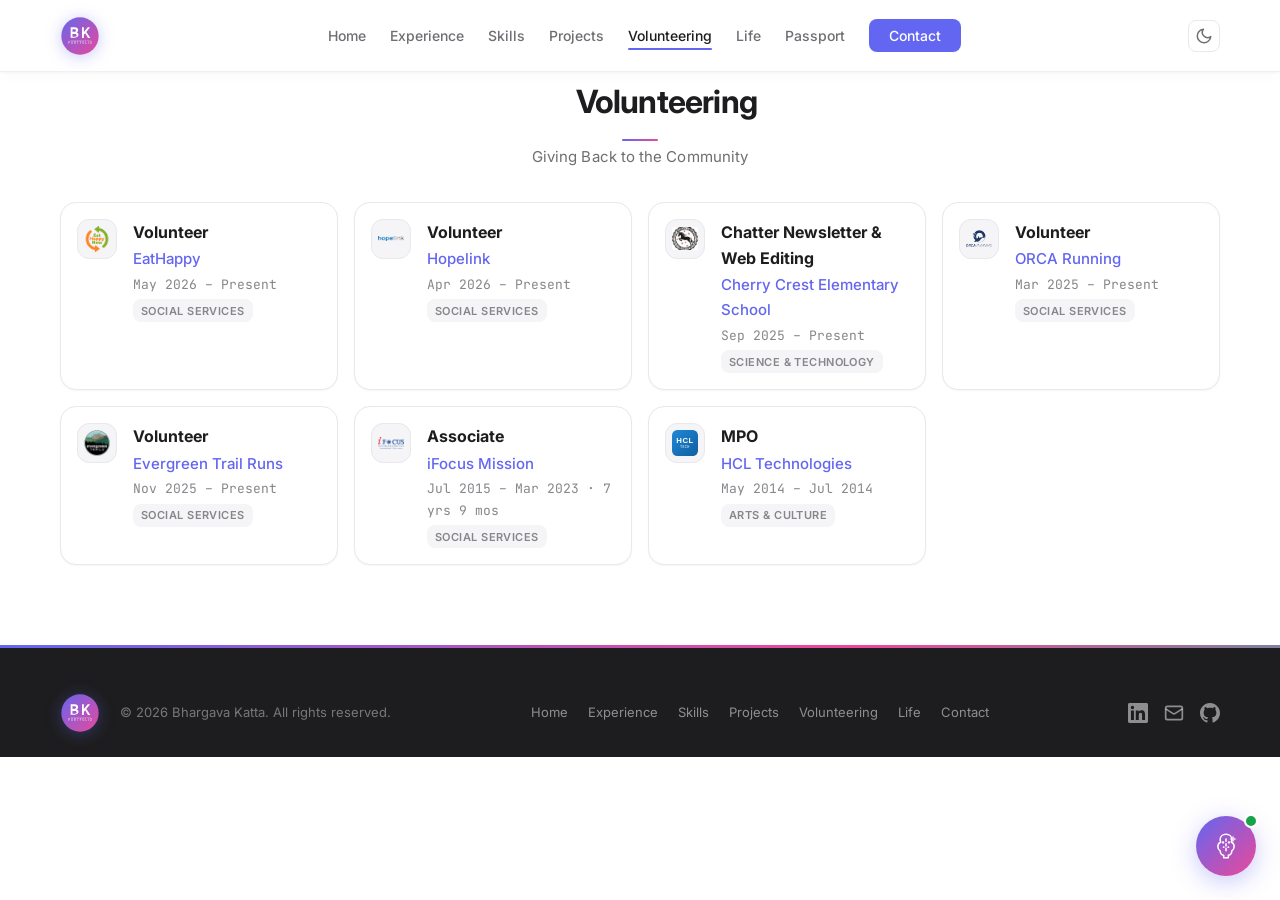
<file: volunteering.html>
<!DOCTYPE html>
<html lang="en">
<head>
  <meta charset="UTF-8" />
  <meta name="viewport" content="width=device-width, initial-scale=1.0" />
  <meta http-equiv="X-UA-Compatible" content="IE=edge" />

  <title>Volunteering — Bhargava Katta</title>
  <meta name="description" content="Community volunteering with Hopelink, EatHappy, ORCA Running, Cherry Crest Elementary, and iFocus Mission." />
  <meta name="keywords" content="Bhargava Katta, AI Automation, System Management, Cloud Infrastructure, Azure, DevOps, Power Platform, Microsoft, LTM" />
  <meta name="author" content="Bhargava Katta" />
  <meta name="robots" content="index, follow" />

  <meta property="og:type" content="website" />
  <meta property="og:url" content="https://bhargavakatta.com/volunteering.html" />
  <meta property="og:title" content="Volunteering — Bhargava Katta" />
  <meta property="og:description" content="Community volunteering with Hopelink, EatHappy, ORCA Running, Cherry Crest Elementary, and iFocus Mission." />
  <meta property="og:image" content="https://bhargavakatta.com/assets/icons/bk-logo.svg" />
  <meta name="twitter:card" content="summary" />
  <meta name="twitter:title" content="Volunteering — Bhargava Katta" />
  <meta name="twitter:description" content="Community volunteering with Hopelink, EatHappy, ORCA Running, Cherry Crest Elementary, and iFocus Mission." />
  <meta name="twitter:image" content="https://bhargavakatta.com/assets/icons/bk-logo.svg" />

  <link rel="canonical" href="https://bhargavakatta.com/volunteering.html" />
  <link rel="icon" type="image/svg+xml" href="assets/icons/favicon.svg" />
  <link rel="apple-touch-icon" href="assets/icons/bk-logo.svg" />

  <link rel="preconnect" href="https://fonts.googleapis.com" />
  <link rel="preconnect" href="https://fonts.gstatic.com" crossorigin />
  <link href="https://fonts.googleapis.com/css2?family=Inter:wght@300;400;500;600;700;800;900&family=JetBrains+Mono:wght@400;500;600&display=swap" rel="stylesheet" />

  <link rel="stylesheet" href="styles.css" />
</head>
<body>

  <!-- ══════════════ SCROLL PROGRESS BAR ══════════════ -->
  <div class="scroll-progress" id="scrollProgress"></div>
  <!-- ══════════════ NAVIGATION ══════════════ -->
  <header id="header" class="header">
    <nav class="nav container">
      <a href="index.html" class="nav__logo">
        <img src="assets/icons/bk-logo.svg" alt="BK" class="nav__logo-img" />
      </a>
      <ul class="nav__menu" id="navMenu">
        <li><a href="index.html" class="nav__link">Home</a></li>
        <li><a href="experience.html" class="nav__link">Experience</a></li>
        <li><a href="skills.html" class="nav__link">Skills</a></li>
        <li><a href="projects.html" class="nav__link">Projects</a></li>
        <li><a href="volunteering.html" class="nav__link nav__link--active">Volunteering</a></li>
        <li><a href="life.html" class="nav__link">Life</a></li>
        <li><a href="passport/" class="nav__link">Passport</a></li>
        <li><a href="contact.html" class="nav__link nav__link--cta">Contact</a></li>
      </ul>
      <button class="theme-toggle" id="themeToggle" aria-label="Toggle dark mode">
        <svg class="icon-moon" width="18" height="18" viewBox="0 0 24 24" fill="none" stroke="currentColor" stroke-width="2" stroke-linecap="round" stroke-linejoin="round"><path d="M21 12.79A9 9 0 1 1 11.21 3 7 7 0 0 0 21 12.79z"/></svg>
        <svg class="icon-sun" width="18" height="18" viewBox="0 0 24 24" fill="none" stroke="currentColor" stroke-width="2" stroke-linecap="round" stroke-linejoin="round"><circle cx="12" cy="12" r="5"/><line x1="12" y1="1" x2="12" y2="3"/><line x1="12" y1="21" x2="12" y2="23"/><line x1="4.22" y1="4.22" x2="5.64" y2="5.64"/><line x1="18.36" y1="18.36" x2="19.78" y2="19.78"/><line x1="1" y1="12" x2="3" y2="12"/><line x1="21" y1="12" x2="23" y2="12"/><line x1="4.22" y1="19.78" x2="5.64" y2="18.36"/><line x1="18.36" y1="5.64" x2="19.78" y2="4.22"/></svg>
      </button>
      <button class="nav__toggle" id="navToggle" aria-label="Toggle menu">
        <span></span><span></span><span></span>
      </button>
    </nav>
  </header>

  <div class="nav-overlay" id="navOverlay"></div>

  <main>
    <!-- ══════════════ VOLUNTEERING ══════════════ -->
    <section id="volunteering" class="section volunteering">
      <div class="container">
        <h2 class="section__title animate-on-scroll"><svg class="section__icon" viewBox="0 0 24 24" fill="none" stroke="url(#si-grad)" stroke-width="1.5" stroke-linecap="round" stroke-linejoin="round"><path d="M20.84 4.61a5.5 5.5 0 0 0-7.78 0L12 5.67l-1.06-1.06a5.5 5.5 0 0 0-7.78 7.78l1.06 1.06L12 21.23l7.78-7.78 1.06-1.06a5.5 5.5 0 0 0 0-7.78z"/></svg>Volunteering</h2>
        <p class="section__subtitle animate-on-scroll">Giving Back to the Community</p>

        <div class="volunteer__grid">

          <div class="volunteer-card glass-card animate-on-scroll">
            <div class="volunteer-card__icon volunteer-card__icon--img">
              <img src="assets/logos/eathappy.png" alt="EatHappy" />
            </div>
            <div class="volunteer-card__body">
              <h3>Volunteer</h3>
              <span class="volunteer-card__org">EatHappy</span>
              <span class="volunteer-card__period">May 2026 – Present</span>
              <span class="volunteer-card__cause">Social Services</span>
            </div>
          </div>

          <div class="volunteer-card glass-card animate-on-scroll">
            <div class="volunteer-card__icon volunteer-card__icon--img">
              <img src="assets/logos/hopelink.png" alt="Hopelink" />
            </div>
            <div class="volunteer-card__body">
              <h3>Volunteer</h3>
              <span class="volunteer-card__org">Hopelink</span>
              <span class="volunteer-card__period">Apr 2026 – Present</span>
              <span class="volunteer-card__cause">Social Services</span>
            </div>
          </div>

          <div class="volunteer-card glass-card animate-on-scroll">
            <div class="volunteer-card__icon volunteer-card__icon--img">
              <img src="assets/images/cherry-crest-ptsa.jpg" alt="Cherry Crest Elementary School" />
            </div>
            <div class="volunteer-card__body">
              <h3>Chatter Newsletter &amp; Web Editing</h3>
              <span class="volunteer-card__org">Cherry Crest Elementary School</span>
              <span class="volunteer-card__period">Sep 2025 – Present</span>
              <span class="volunteer-card__cause">Science &amp; Technology</span>
            </div>
          </div>

          <div class="volunteer-card glass-card animate-on-scroll">
            <div class="volunteer-card__icon volunteer-card__icon--img">
              <img src="assets/images/races/orca-running.png" alt="ORCA Running" />
            </div>
            <div class="volunteer-card__body">
              <h3>Volunteer</h3>
              <span class="volunteer-card__org">ORCA Running</span>
              <span class="volunteer-card__period">Mar 2025 – Present</span>
              <span class="volunteer-card__cause">Social Services</span>
            </div>
          </div>

          <div class="volunteer-card glass-card animate-on-scroll">
            <div class="volunteer-card__icon volunteer-card__icon--img">
              <img src="assets/images/evergreen-trailruns.png" alt="Evergreen Trail Runs" />
            </div>
            <div class="volunteer-card__body">
              <h3>Volunteer</h3>
              <span class="volunteer-card__org">Evergreen Trail Runs</span>
              <span class="volunteer-card__period">Nov 2025 – Present</span>
              <span class="volunteer-card__cause">Social Services</span>
            </div>
          </div>

          <div class="volunteer-card glass-card animate-on-scroll">
            <div class="volunteer-card__icon volunteer-card__icon--img">
              <img src="assets/images/ifocus-mission.png" alt="iFocus Mission" />
            </div>
            <div class="volunteer-card__body">
              <h3>Associate</h3>
              <span class="volunteer-card__org">iFocus Mission</span>
              <span class="volunteer-card__period">Jul 2015 – Mar 2023 · 7 yrs 9 mos</span>
              <span class="volunteer-card__cause">Social Services</span>
            </div>
          </div>

          <div class="volunteer-card glass-card animate-on-scroll">
            <div class="volunteer-card__icon volunteer-card__icon--img">
              <img src="assets/logos/hcltech.svg" alt="HCL Technologies" />
            </div>
            <div class="volunteer-card__body">
              <h3>MPO</h3>
              <span class="volunteer-card__org">HCL Technologies</span>
              <span class="volunteer-card__period">May 2014 – Jul 2014</span>
              <span class="volunteer-card__cause">Arts &amp; Culture</span>
            </div>
          </div>

        </div>
      </div>
    </section>

  </main>

  <!-- ══════════════ FOOTER ══════════════ -->
  <footer class="footer">
    <div class="container footer__inner">
      <div class="footer__left">
        <a href="index.html" class="footer__logo">
          <img src="assets/icons/bk-logo.svg" alt="BK" class="nav__logo-img" />
        </a>
        <p>&copy; 2026 Bhargava Katta. All rights reserved.</p>
      </div>
      <div class="footer__links">
        <a href="index.html">Home</a>
        <a href="experience.html">Experience</a>
        <a href="skills.html">Skills</a>
        <a href="projects.html">Projects</a>
        <a href="volunteering.html">Volunteering</a>
        <a href="life.html">Life</a>
        <a href="contact.html">Contact</a>
      </div>
      <div class="footer__social">
        <a href="https://www.linkedin.com/in/bhargava-katta-00170a43/" target="_blank" rel="noopener noreferrer" aria-label="LinkedIn">
          <svg width="20" height="20" viewBox="0 0 24 24" fill="currentColor"><path d="M20.447 20.452h-3.554v-5.569c0-1.328-.027-3.037-1.852-3.037-1.853 0-2.136 1.445-2.136 2.939v5.667H9.351V9h3.414v1.561h.046c.477-.9 1.637-1.85 3.37-1.85 3.601 0 4.267 2.37 4.267 5.455v6.286zM5.337 7.433a2.062 2.062 0 0 1-2.063-2.065 2.064 2.064 0 1 1 2.063 2.065zm1.782 13.019H3.555V9h3.564v11.452zM22.225 0H1.771C.792 0 0 .774 0 1.729v20.542C0 23.227.792 24 1.771 24h20.451C23.2 24 24 23.227 24 22.271V1.729C24 .774 23.2 0 22.222 0h.003z"/></svg>
        </a>
        <a href="mailto:bhargav.katta9@gmail.com" aria-label="Email">
          <svg width="20" height="20" viewBox="0 0 24 24" fill="none" stroke="currentColor" stroke-width="2"><rect width="20" height="16" x="2" y="4" rx="2"/><path d="m22 7-8.97 5.7a1.94 1.94 0 0 1-2.06 0L2 7"/></svg>
        </a>
        <a href="https://github.com/bhargav4455" target="_blank" rel="noopener noreferrer" aria-label="GitHub">
          <svg width="20" height="20" viewBox="0 0 24 24" fill="currentColor"><path d="M12 0c-6.626 0-12 5.373-12 12 0 5.302 3.438 9.8 8.207 11.387.599.111.793-.261.793-.577v-2.234c-3.338.726-4.033-1.416-4.033-1.416-.546-1.387-1.333-1.756-1.333-1.756-1.089-.745.083-.729.083-.729 1.205.084 1.839 1.237 1.839 1.237 1.07 1.834 2.807 1.304 3.492.997.107-.775.418-1.305.762-1.604-2.665-.305-5.467-1.334-5.467-5.931 0-1.311.469-2.381 1.236-3.221-.124-.303-.535-1.524.117-3.176 0 0 1.008-.322 3.301 1.23.957-.266 1.983-.399 3.003-.404 1.02.005 2.047.138 3.006.404 2.291-1.552 3.297-1.23 3.297-1.23.653 1.653.242 2.874.118 3.176.77.84 1.235 1.911 1.235 3.221 0 4.609-2.807 5.624-5.479 5.921.43.372.823 1.102.823 2.222v3.293c0 .319.192.694.801.576 4.765-1.589 8.199-6.086 8.199-11.386 0-6.627-5.373-12-12-12z"/></svg>
        </a>
      </div>
    </div>
  </footer>

  <!-- ══════════════ AI CHATBOT ══════════════ -->
  <!-- ══════════════ AI CHATBOT ══════════════ -->
  <div id="chatbot" class="chatbot">
    <!-- Floating Bubble -->
    <button class="chatbot__bubble" id="chatBubble" aria-label="Chat with KAI">
      <svg class="chatbot__bubble-icon chatbot__bubble-icon--chat" width="28" height="28" viewBox="0 0 24 24" fill="none" stroke="currentColor" stroke-width="1.3" stroke-linecap="round" stroke-linejoin="round">
        <!-- Brain outline -->
        <path d="M12 2C9 2 7 4 7 6.5c0 .8.2 1.5.5 2.1A4.5 4.5 0 0 0 5 12.5c0 1.5.8 2.9 2 3.7a4 4 0 0 0 3 3.8v2h4v-2a4 4 0 0 0 3-3.8 4.5 4.5 0 0 0 2-3.7 4.5 4.5 0 0 0-2.5-3.9c.3-.6.5-1.3.5-2.1C17 4 15 2 12 2z"/>
        <!-- Brain center line -->
        <path d="M12 6v12" stroke-dasharray="2 2"/>
        <!-- Neural connections -->
        <circle cx="9.5" cy="9" r="1" fill="currentColor" stroke="none"/>
        <circle cx="14.5" cy="9" r="1" fill="currentColor" stroke="none"/>
        <circle cx="10" cy="13" r="0.8" fill="currentColor" stroke="none"/>
        <circle cx="14" cy="13" r="0.8" fill="currentColor" stroke="none"/>
        <!-- Sparkle -->
        <path d="M18 3l1 2 2 1-2 1-1 2-1-2-2-1 2-1z" fill="currentColor" stroke="none" opacity="0.7"/>
      </svg>
      <svg class="chatbot__bubble-icon chatbot__bubble-icon--close" width="24" height="24" viewBox="0 0 24 24" fill="none" stroke="currentColor" stroke-width="2.5" stroke-linecap="round">
        <line x1="18" y1="6" x2="6" y2="18"/>
        <line x1="6" y1="6" x2="18" y2="18"/>
      </svg>
      <span class="chatbot__bubble-ping"></span>
    </button>

    <!-- Chat Window -->
    <div class="chatbot__window" id="chatWindow">
      <div class="chatbot__header">
        <div class="chatbot__header-info">
          <div class="chatbot__avatar">
            <svg width="20" height="20" viewBox="0 0 24 24" fill="none" stroke="currentColor" stroke-width="1.3" stroke-linecap="round" stroke-linejoin="round">
              <path d="M12 2C9 2 7 4 7 6.5c0 .8.2 1.5.5 2.1A4.5 4.5 0 0 0 5 12.5c0 1.5.8 2.9 2 3.7a4 4 0 0 0 3 3.8v2h4v-2a4 4 0 0 0 3-3.8 4.5 4.5 0 0 0 2-3.7 4.5 4.5 0 0 0-2.5-3.9c.3-.6.5-1.3.5-2.1C17 4 15 2 12 2z"/>
              <path d="M12 6v12" stroke-dasharray="2 2"/>
              <circle cx="9.5" cy="9" r="1" fill="currentColor" stroke="none"/>
              <circle cx="14.5" cy="9" r="1" fill="currentColor" stroke="none"/>
              <circle cx="10" cy="13" r="0.8" fill="currentColor" stroke="none"/>
              <circle cx="14" cy="13" r="0.8" fill="currentColor" stroke="none"/>
              <path d="M18 3l1 2 2 1-2 1-1 2-1-2-2-1 2-1z" fill="currentColor" stroke="none" opacity="0.7"/>
            </svg>
          </div>
          <div>
            <h3 class="chatbot__header-title">KAI</h3>
            <span class="chatbot__header-status">Online • Ask about Bhargava</span>
          </div>
        </div>
        <button class="chatbot__close" id="chatClose" aria-label="Close chat">
          <svg width="18" height="18" viewBox="0 0 24 24" fill="none" stroke="currentColor" stroke-width="2.5" stroke-linecap="round"><line x1="18" y1="6" x2="6" y2="18"/><line x1="6" y1="6" x2="18" y2="18"/></svg>
        </button>
      </div>

      <div class="chatbot__messages" id="chatMessages">
        <div class="chatbot__msg chatbot__msg--bot">
          <div class="chatbot__msg-content">
            👋 Hi! I'm KAI — Bhargava's personal assistant. Ask me about his experience, skills, certifications, running, or travel!
          </div>
        </div>
        <div class="chatbot__chips" id="chatChips">
          <button class="chatbot__chip" data-query="Who is Bhargava?">👤 About</button>
          <button class="chatbot__chip" data-query="What is his experience?">💼 Experience</button>
          <button class="chatbot__chip" data-query="What are his skills?">🛠️ Skills</button>
          <button class="chatbot__chip" data-query="What certifications does he have?">🏅 Certs</button>
          <button class="chatbot__chip" data-query="What races has he run?">🏃 Running</button>
          <button class="chatbot__chip" data-query="How can I contact him?">📧 Contact</button>
        </div>
      </div>

      <form class="chatbot__input-area" id="chatForm">
        <input type="text" class="chatbot__input" id="chatInput" placeholder="Type your message…" autocomplete="off" maxlength="500" />
        <button type="submit" class="chatbot__send" id="chatSend" aria-label="Send message">
          <svg width="18" height="18" viewBox="0 0 24 24" fill="none" stroke="currentColor" stroke-width="2" stroke-linecap="round" stroke-linejoin="round"><line x1="22" y1="2" x2="11" y2="13"/><polygon points="22 2 15 22 11 13 2 9 22 2"/></svg>
        </button>
      </form>
    </div>
  </div>


  <button class="back-to-top" id="backToTop" aria-label="Back to top">
    <svg width="20" height="20" viewBox="0 0 24 24" fill="none" stroke="currentColor" stroke-width="2.5"><polyline points="18 15 12 9 6 15"/></svg>
  </button>

  <script src="kai-chat.js"></script>
  <script src="script.js"></script>
</body>
</html>
</file>
<file: passport/styles.css>
:root {
  color-scheme: light;
  --accent: #d53a45;
  --accent-dark: #b62431;
  --ink: #102a43;
  --muted: #68717d;
  --line: #e6e8eb;
  --surface: #ffffff;
  --soft: #f7f7f8;
  --navy: #0a2a5e;
  --green: #138808;
  --saffron: #ff9933;
  --shadow: 0 14px 40px rgba(23, 32, 42, 0.11);
  font-family:
    Inter, ui-sans-serif, system-ui, -apple-system, BlinkMacSystemFont, "Segoe UI", sans-serif;
}

* {
  box-sizing: border-box;
}

[hidden] {
  display: none !important;
}

html {
  scroll-behavior: smooth;
}

body {
  margin: 0;
  min-height: 100vh;
  overflow-x: hidden;
  color: var(--ink);
  background: var(--surface);
  background:
    linear-gradient(90deg, rgba(255, 153, 51, 0.045), transparent 35%, rgba(19, 136, 8, 0.035)),
    var(--surface);
  -webkit-tap-highlight-color: rgba(213, 58, 69, 0.18);
}

button,
input,
select,
textarea {
  font: inherit;
  touch-action: manipulation;
}

button {
  cursor: pointer;
}

button:disabled {
  cursor: not-allowed;
}

a {
  color: inherit;
  text-decoration: none;
}

h1,
h2,
h3 {
  text-wrap: balance;
}

#explore,
#destinations,
#states,
#passport,
#personal {
  scroll-margin-top: 110px;
}

.skip-link {
  position: fixed;
  top: 12px;
  left: 12px;
  z-index: 50;
  padding: 10px 14px;
  color: #fff;
  background: var(--navy);
  border-radius: 10px;
  transform: translateY(-160%);
}

.skip-link:focus-visible {
  transform: translateY(0);
}

.topbar {
  position: sticky;
  top: 0;
  z-index: 30;
  display: grid;
  grid-template-columns: 1fr auto 1fr;
  align-items: center;
  width: 100%;
  min-height: 78px;
  padding: max(12px, env(safe-area-inset-top)) max(24px, env(safe-area-inset-right))
    12px max(24px, env(safe-area-inset-left));
  background: rgba(255, 255, 255, 0.94);
  border-bottom: 0;
  backdrop-filter: blur(18px);
}

.topbar::after {
  content: "";
  position: absolute;
  right: 0;
  bottom: 0;
  left: 0;
  height: 3px;
  background: linear-gradient(90deg, var(--saffron) 0 33.333%, #fff 33.333% 66.666%, var(--green) 66.666%);
  box-shadow: 0 1px 0 rgba(10, 42, 94, 0.12);
}

.brand {
  display: inline-flex;
  align-items: center;
  gap: 10px;
  width: fit-content;
  color: var(--navy);
  font-size: 1.08rem;
  letter-spacing: -0.035em;
}

.brand__mark {
  width: 40px;
  height: 40px;
  border-radius: 11px;
  box-shadow: 0 5px 14px rgba(10, 42, 94, 0.2);
  transform: rotate(-4deg);
}

.brand strong span {
  color: var(--accent);
}

.topbar__nav {
  display: flex;
  align-items: center;
  gap: 8px;
}

.topbar__nav a {
  padding: 10px 13px;
  border-radius: 999px;
  font-size: 0.9rem;
  font-weight: 650;
  transition: background-color 160ms ease, color 160ms ease;
}

.topbar__nav a:hover,
.topbar__nav a.is-active {
  color: var(--ink);
  background: var(--soft);
}

.topbar__install {
  justify-self: end;
  min-height: 42px;
  padding: 9px 15px;
  color: var(--ink);
  background: #fff;
  border: 1px solid var(--line);
  border-radius: 999px;
  font-weight: 750;
}

.app-shell {
  width: min(1280px, 100%);
  margin: 0 auto;
  padding: 24px 24px calc(80px + env(safe-area-inset-bottom));
}

.hero {
  min-height: 460px;
  padding: clamp(30px, 7vw, 76px);
  color: #fff;
  background:
    radial-gradient(circle at 78% 34%, rgba(255, 153, 51, 0.42), transparent 18rem),
    radial-gradient(circle at 88% 72%, rgba(31, 122, 90, 0.52), transparent 20rem),
    linear-gradient(125deg, rgba(10, 42, 94, 0.99), rgba(18, 62, 91, 0.92)),
    var(--navy);
  border-radius: 30px;
  position: relative;
  overflow: hidden;
}

.hero::before {
  content: "";
  position: absolute;
  right: -40px;
  bottom: -110px;
  width: 390px;
  height: 390px;
  border: 28px dashed rgba(255, 255, 255, 0.08);
  border-radius: 50%;
  transform: rotate(18deg);
}

.hero__copy {
  position: relative;
  z-index: 1;
  max-width: 750px;
}

.hero__eyebrow,
.section-kicker {
  margin: 0 0 10px;
  color: #ffb3b8;
  font-size: 0.76rem;
  font-weight: 850;
  letter-spacing: 0.14em;
  text-transform: uppercase;
}

h1 {
  max-width: 760px;
  margin: 0;
  font-size: clamp(2.7rem, 7vw, 5.8rem);
  line-height: 0.96;
  letter-spacing: -0.06em;
}

.hero__text {
  max-width: 620px;
  margin: 20px 0 0;
  color: #dce9f0;
  font-size: clamp(1rem, 2vw, 1.24rem);
  line-height: 1.55;
  text-wrap: pretty;
}

.search-dock {
  position: relative;
  z-index: 2;
  display: grid;
  grid-template-columns: minmax(0, 1.6fr) minmax(180px, 0.7fr) auto;
  align-items: stretch;
  width: min(920px, 100%);
  margin-top: 38px;
  padding: 8px;
  color: var(--ink);
  background: #fff;
  border: 1px solid rgba(255, 255, 255, 0.7);
  border-radius: 20px;
  box-shadow: 0 20px 55px rgba(0, 0, 0, 0.28);
}

.search-dock__field {
  display: grid;
  gap: 2px;
  min-width: 0;
  padding: 7px 16px;
  border-right: 1px solid var(--line);
}

.search-dock__field > span {
  font-size: 0.73rem;
  font-weight: 800;
}

.search-dock input,
.search-dock select {
  width: 100%;
  min-width: 0;
  min-height: 30px;
  padding: 0;
  color: var(--muted);
  background: transparent;
  border: 0;
  outline: 0;
}

.search-dock__field:focus-within {
  background: var(--soft);
  border-radius: 14px;
}

.search-dock__locate {
  display: grid;
  grid-template-columns: auto auto;
  place-content: center;
  gap: 7px;
  min-width: 118px;
  color: #fff;
  background: var(--accent);
  border: 0;
  border-radius: 15px;
  font-weight: 800;
  transition: background-color 160ms ease, transform 160ms ease;
}

.search-dock__locate:hover {
  background: var(--accent-dark);
  transform: translateY(-1px);
}

.hero__footer {
  position: relative;
  z-index: 1;
  display: flex;
  flex-wrap: wrap;
  gap: 20px;
  margin-top: 24px;
  color: #c8dbe5;
  font-size: 0.84rem;
}

.hero__footer strong {
  color: #fff;
}

.category-section,
.stamp-section,
.atlas-panel,
.passport-dashboard,
.personal-hub {
  margin-top: 52px;
}

.section-heading {
  display: flex;
  align-items: end;
  justify-content: space-between;
  gap: 24px;
}

.section-heading--compact {
  margin-bottom: 18px;
}

.section-kicker {
  color: var(--accent);
}

.section-heading h2,
.passport-dashboard h2 {
  margin: 0;
  font-size: clamp(1.8rem, 4vw, 2.8rem);
  letter-spacing: -0.045em;
}

.section-description {
  max-width: 680px;
  margin: 8px 0 0;
  color: var(--muted);
  line-height: 1.5;
}

.category-rail,
.region-rail {
  display: flex;
  gap: 10px;
  padding: 4px 2px 12px;
  overflow-x: auto;
  overscroll-behavior-x: contain;
  scrollbar-width: thin;
}

.category-chip {
  flex: 0 0 auto;
  display: grid;
  place-items: center;
  gap: 7px;
  min-width: 104px;
  min-height: 82px;
  padding: 12px 14px;
  color: var(--muted);
  background: #fff;
  border: 1px solid var(--line);
  border-radius: 18px;
  font-size: 0.78rem;
  font-weight: 750;
  transition:
    color 160ms ease,
    border-color 160ms ease,
    box-shadow 160ms ease,
    transform 160ms ease;
}

.category-chip__icon {
  color: var(--ink);
  font-size: 1.45rem;
}

.category-chip:hover,
.category-chip[aria-pressed="true"] {
  color: var(--ink);
  border-color: var(--ink);
  box-shadow: 0 8px 24px rgba(23, 32, 42, 0.08);
  transform: translateY(-2px);
}

.saved-toggle {
  flex: 0 0 auto;
  min-height: 44px;
  padding: 10px 15px;
  color: var(--ink);
  background: #fff;
  border: 1px solid var(--line);
  border-radius: 999px;
  font-weight: 750;
  transition: background-color 160ms ease, border-color 160ms ease;
}

.saved-toggle:hover,
.saved-toggle[aria-pressed="true"] {
  border-color: var(--accent);
  background: #fff3f4;
}

.status-message {
  margin: 18px 0;
  padding: 12px 15px;
  color: #42515e;
  background: var(--soft);
  border-radius: 12px;
  font-size: 0.88rem;
}

.passport-grid {
  display: grid;
  grid-template-columns: repeat(4, minmax(0, 1fr));
  gap: 30px 18px;
}

.location-card {
  min-width: 0;
  content-visibility: auto;
  contain-intrinsic-size: auto 470px;
}

.location-card__visual {
  position: relative;
  display: grid;
  place-items: center;
  height: 270px;
  overflow: hidden;
  background:
    radial-gradient(circle at 30% 25%, rgba(255, 255, 255, 0.75), transparent 35%),
    linear-gradient(145deg, #f7d9c9, #eab8ae);
  border-radius: 18px;
}

.location-card[data-category="nature"] .location-card__visual,
.location-card[data-category="wildlife"] .location-card__visual {
  background:
    radial-gradient(circle at 30% 25%, rgba(255, 255, 255, 0.7), transparent 35%),
    linear-gradient(145deg, #dcead7, #a8d1b3);
}

.location-card[data-category="spiritual"] .location-card__visual,
.location-card[data-category="culture"] .location-card__visual {
  background:
    radial-gradient(circle at 30% 25%, rgba(255, 255, 255, 0.72), transparent 35%),
    linear-gradient(145deg, #f7e4b7, #efc57d);
}

.location-card[data-category="fort"] .location-card__visual,
.location-card[data-category="heritage"] .location-card__visual,
.location-card[data-category="unesco"] .location-card__visual {
  background:
    radial-gradient(circle at 30% 25%, rgba(255, 255, 255, 0.72), transparent 35%),
    linear-gradient(145deg, #d9e4ec, #a7c2d3);
}

.landmark-illustration {
  width: 86%;
  height: 86%;
  overflow: visible;
  filter: drop-shadow(0 18px 18px rgba(23, 32, 42, 0.18));
  transform: scale(1.02);
  transition: filter 180ms ease, transform 220ms ease;
}

.location-card:hover .landmark-illustration {
  filter: drop-shadow(0 22px 20px rgba(23, 32, 42, 0.24));
  transform: scale(1.08);
}

.favorite-button {
  position: absolute;
  top: 12px;
  right: 12px;
  z-index: 2;
  display: grid;
  place-items: center;
  width: 40px;
  height: 40px;
  padding: 0;
  color: var(--ink);
  background: rgba(255, 255, 255, 0.92);
  border: 0;
  border-radius: 50%;
  box-shadow: 0 5px 18px rgba(23, 32, 42, 0.12);
  font-size: 1.35rem;
  transition: color 160ms ease, background-color 160ms ease, transform 160ms ease;
}

.favorite-button:hover {
  transform: scale(1.06);
}

.favorite-button[aria-pressed="true"] {
  color: #fff;
  background: var(--accent);
}

.location-card__badges {
  position: absolute;
  right: 12px;
  bottom: 12px;
  left: 12px;
  display: flex;
  align-items: center;
  justify-content: space-between;
  gap: 8px;
}

.location-card__badges strong,
.location-card__badges span {
  padding: 6px 9px;
  background: rgba(255, 255, 255, 0.93);
  border-radius: 999px;
  font-size: 0.66rem;
  font-weight: 800;
}

.location-card__badges span {
  color: #fff;
  background: rgba(16, 42, 67, 0.88);
}

.location-card__body {
  min-width: 0;
  padding: 13px 2px 0;
}

.location-card__topline {
  display: flex;
  align-items: start;
  justify-content: space-between;
  gap: 10px;
}

.location-card h3 {
  min-width: 0;
  margin: 0;
  overflow: hidden;
  font-size: 1rem;
  font-weight: 780;
  letter-spacing: -0.02em;
  text-overflow: ellipsis;
  white-space: nowrap;
}

.location-card__topline > span {
  flex: 0 0 auto;
  color: var(--muted);
  font-size: 0.78rem;
  font-variant-numeric: tabular-nums;
}

.location-card p {
  display: -webkit-box;
  min-height: 40px;
  margin: 7px 0;
  overflow: hidden;
  color: var(--muted);
  font-size: 0.84rem;
  line-height: 1.42;
  -webkit-box-orient: vertical;
  -webkit-line-clamp: 2;
}

.location-card__meta {
  display: flex;
  align-items: center;
  gap: 5px;
  margin-bottom: 11px;
  overflow: hidden;
  color: var(--muted);
  font-size: 0.78rem;
  text-overflow: ellipsis;
  white-space: nowrap;
}

.button {
  min-height: 46px;
  padding: 12px 16px;
  border: 0;
  border-radius: 12px;
  font-weight: 800;
  transition: background-color 160ms ease, box-shadow 160ms ease, transform 160ms ease;
}

.button--primary {
  color: #fff;
  background: var(--accent);
}

.button--primary:hover {
  background: var(--accent-dark);
}

.button--stamp {
  width: 100%;
  min-height: 42px;
  color: #fff;
  background: var(--navy);
}

.button--stamp:hover:not(:disabled) {
  transform: translateY(-1px);
  box-shadow: 0 8px 20px rgba(16, 42, 67, 0.2);
}

.button--stamp:disabled {
  color: #737b84;
  background: #eceef0;
}

.location-card.is-collected .location-card__visual {
  box-shadow: inset 0 0 0 3px var(--green);
}

.location-card.is-nearby .location-card__visual {
  box-shadow: inset 0 0 0 3px var(--accent);
}

.empty-state {
  grid-column: 1 / -1;
  padding: 50px 24px;
  color: var(--muted);
  background: var(--soft);
  border-radius: 18px;
  text-align: center;
}

.atlas-panel {
  padding: clamp(24px, 5vw, 46px);
  background: var(--soft);
  border-radius: 28px;
}

.network-status {
  flex: 0 0 auto;
  padding: 7px 11px;
  color: var(--green);
  background: #e4f2ec;
  border-radius: 999px;
  font-size: 0.72rem;
  font-weight: 800;
}

.network-status.is-offline {
  color: var(--accent-dark);
  background: #fff0f1;
}

.passport-path {
  display: flex;
  gap: 8px;
  margin: 24px 0 14px;
  color: var(--muted);
  font-size: 0.82rem;
}

.state-picker {
  display: grid;
  gap: 7px;
  max-width: 560px;
  color: var(--muted);
  font-size: 0.78rem;
  font-weight: 800;
}

.state-picker select {
  width: 100%;
  min-height: 50px;
  padding: 0 14px;
  color: var(--ink);
  background: #fff;
  border: 1px solid var(--line);
  border-radius: 13px;
}

.region-rail {
  margin-top: 14px;
}

.region-chip {
  flex: 0 0 auto;
  min-height: 40px;
  padding: 8px 13px;
  color: var(--muted);
  background: #fff;
  border: 1px solid var(--line);
  border-radius: 999px;
  font-size: 0.8rem;
  font-weight: 700;
  transition: color 160ms ease, border-color 160ms ease, background-color 160ms ease;
}

.region-chip:hover,
.region-chip[aria-pressed="true"] {
  color: #fff;
  background: var(--navy);
  border-color: var(--navy);
}

.region-chip[data-status="live"]::before {
  content: "";
  display: inline-block;
  width: 7px;
  height: 7px;
  margin-right: 6px;
  background: #70dfaa;
  border-radius: 50%;
}

.state-overview {
  display: grid;
  grid-template-columns: minmax(0, 1fr) minmax(260px, 0.65fr);
  align-items: center;
  gap: 22px;
  margin-top: 8px;
  padding: 22px;
  background: #fff;
  border: 1px solid var(--line);
  border-radius: 18px;
}

.state-overview__top {
  display: flex;
  align-items: start;
  justify-content: space-between;
  gap: 14px;
}

.state-overview h3 {
  margin: 0 0 5px;
  font-size: 1.35rem;
}

.state-overview p {
  margin: 0;
  color: var(--muted);
  line-height: 1.5;
}

.state-overview__status {
  flex: 0 0 auto;
  padding: 7px 10px;
  color: var(--accent-dark);
  background: #fff0f1;
  border-radius: 999px;
  font-size: 0.68rem;
  font-weight: 850;
  text-transform: uppercase;
}

.state-overview__status.is-live {
  color: var(--green);
  background: #e4f2ec;
}

.state-overview__facts {
  display: grid;
  grid-template-columns: repeat(2, minmax(0, 1fr));
  gap: 9px;
}

.state-overview__facts div {
  padding: 12px;
  background: var(--soft);
  border-radius: 12px;
}

.state-overview__facts span {
  display: block;
  color: var(--muted);
  font-size: 0.62rem;
  font-weight: 800;
  text-transform: uppercase;
}

.state-overview__facts strong {
  display: block;
  margin-top: 4px;
  overflow-wrap: anywhere;
  font-size: 0.86rem;
}

.stamp-section[hidden] {
  display: none;
}

.demo-panel {
  display: grid;
  grid-template-columns: minmax(220px, 1fr) minmax(200px, 0.7fr) auto;
  align-items: end;
  gap: 16px;
  margin-bottom: 28px;
  padding: 18px;
  background: linear-gradient(120deg, #fff7e8, #fff1f2);
  border: 1px solid #f3d8c9;
  border-radius: 20px;
}

.demo-panel.is-active {
  background: linear-gradient(120deg, #fff0d5, #ffe3e6);
  border-color: var(--accent);
  box-shadow: 0 12px 35px rgba(213, 58, 69, 0.12);
}

.demo-panel > div,
.demo-panel label {
  display: grid;
  gap: 4px;
  min-width: 0;
}

.demo-panel__eyebrow,
.demo-panel label span {
  color: var(--accent);
  font-size: 0.65rem;
  font-weight: 850;
  letter-spacing: 0.08em;
  text-transform: uppercase;
}

.demo-panel small {
  color: var(--muted);
  line-height: 1.4;
}

.demo-panel select {
  width: 100%;
  min-width: 0;
  max-width: 100%;
  min-height: 44px;
  padding: 0 12px;
  color: var(--ink);
  background: #fff;
  border: 1px solid var(--line);
  border-radius: 12px;
}

.button--demo {
  min-height: 44px;
  color: #fff;
  background: var(--ink);
}

.demo-panel.is-active .button--demo {
  background: var(--accent);
}

.passport-dashboard {
  display: grid;
  grid-template-columns: minmax(280px, 0.65fr) minmax(0, 1fr);
  align-items: center;
  gap: clamp(30px, 7vw, 90px);
  padding: clamp(28px, 6vw, 64px);
  color: #fff;
  background:
    radial-gradient(circle at 20% 20%, rgba(255, 153, 51, 0.2), transparent 16rem),
    linear-gradient(125deg, #102a43, #071a2d);
  border-radius: 28px;
}

.passport-card {
  display: grid;
  gap: 10px;
  width: min(100%, 370px);
  padding: 20px;
  color: var(--ink);
  background:
    linear-gradient(90deg, transparent 0 28px, rgba(213, 58, 69, 0.08) 28px 29px, transparent 29px),
    #fffaf0;
  border-radius: 26px;
  box-shadow: 0 22px 52px rgba(0, 0, 0, 0.28);
}

.passport-card__country {
  display: flex;
  justify-content: space-between;
  color: var(--muted);
  font-size: 0.68rem;
  font-weight: 850;
  letter-spacing: 0.1em;
  text-transform: uppercase;
}

.passport-card__country strong {
  color: var(--accent);
}

.passport-card > span {
  color: var(--muted);
  line-height: 1.4;
}

.stamp-orbit {
  display: grid;
  place-items: center;
  width: 174px;
  height: 174px;
  margin: 4px auto 8px;
  position: relative;
}

.stamp-orbit__ring {
  --progress: 0%;
  position: absolute;
  inset: 0;
  background: conic-gradient(var(--accent) var(--progress), rgba(23, 32, 42, 0.12) 0);
  border-radius: 50%;
}

.stamp-orbit__ring::after {
  content: "";
  position: absolute;
  inset: 12px;
  background: #fffaf0;
  border-radius: 50%;
}

.india-flag {
  position: relative;
  z-index: 1;
  width: 124px;
  height: 82px;
  overflow: hidden;
  border: 3px solid rgba(16, 42, 67, 0.18);
  border-radius: 9px;
  box-shadow: 0 10px 22px rgba(7, 26, 45, 0.2);
  transform: rotate(-4deg);
}

.passport-dashboard__copy {
  max-width: 580px;
}

.passport-dashboard__copy .section-kicker {
  color: #ffb3b8;
}

.passport-dashboard__copy p {
  color: #cfdee6;
  line-height: 1.6;
}

.achievements {
  margin: 24px 0;
}

.achievements__heading {
  display: flex;
  align-items: center;
  justify-content: space-between;
  gap: 12px;
  margin-bottom: 12px;
}

.achievements__heading h3 {
  margin: 0;
  font-size: 1rem;
}

.achievements__heading span {
  color: #ffb3b8;
  font-size: 0.75rem;
  font-weight: 800;
}

.achievement-grid {
  display: grid;
  grid-template-columns: repeat(2, minmax(0, 1fr));
  gap: 10px;
}

.achievement {
  display: grid;
  grid-template-columns: auto minmax(0, 1fr);
  gap: 10px;
  padding: 12px;
  color: #b8cad7;
  background: rgba(255, 255, 255, 0.07);
  border: 1px solid rgba(255, 255, 255, 0.1);
  border-radius: 14px;
}

.achievement.is-unlocked {
  color: #fff;
  background: rgba(213, 58, 69, 0.18);
  border-color: rgba(255, 179, 184, 0.45);
}

.achievement__icon {
  display: grid;
  place-items: center;
  width: 34px;
  height: 34px;
  color: #fff;
  background: rgba(255, 255, 255, 0.12);
  border-radius: 50%;
}

.achievement.is-unlocked .achievement__icon {
  background: var(--accent);
}

.achievement strong,
.achievement small {
  display: block;
}

.achievement small {
  margin-top: 2px;
  color: inherit;
  line-height: 1.35;
}

.stamp-map {
  grid-column: 1 / -1;
  min-width: 0;
  padding-top: 28px;
  border-top: 1px solid rgba(255, 255, 255, 0.12);
}

.stamp-map__heading {
  display: flex;
  align-items: end;
  justify-content: space-between;
  gap: 20px;
  margin-bottom: 16px;
}

.stamp-map__heading h3 {
  margin: 2px 0 0;
  font-size: clamp(1.35rem, 3vw, 2rem);
}

.stamp-map__heading p:last-child {
  margin: 6px 0 0;
}

.stamp-map__controls {
  display: grid;
  grid-template-columns: 42px 52px 42px;
  align-items: center;
  flex: 0 0 auto;
  overflow: hidden;
  background: #fff;
  border-radius: 999px;
}

.stamp-map__controls button,
.stamp-map__controls output {
  display: grid;
  place-items: center;
  min-height: 42px;
  color: var(--ink);
  background: #fff;
  border: 0;
  font-weight: 850;
}

.stamp-map__controls button:hover:not(:disabled) {
  color: #fff;
  background: var(--accent);
}

.stamp-map__controls button:disabled {
  color: #a9b3bb;
}

.stamp-map__viewport {
  width: 100%;
  overflow: auto;
  overscroll-behavior: contain;
  background: #dcece4;
  border: 8px solid rgba(255, 255, 255, 0.12);
  border-radius: 24px;
}

.stamp-map__canvas {
  position: relative;
  width: 100%;
  min-width: 100%;
  min-height: 360px;
  overflow: hidden;
  background:
    radial-gradient(circle at 22% 28%, rgba(255, 255, 255, 0.7) 0 3px, transparent 4px),
    radial-gradient(circle at 70% 65%, rgba(255, 255, 255, 0.7) 0 3px, transparent 4px),
    linear-gradient(32deg, transparent 0 47%, rgba(53, 117, 88, 0.16) 48% 50%, transparent 51%),
    linear-gradient(145deg, transparent 0 44%, rgba(53, 117, 88, 0.12) 45% 47%, transparent 48%),
    #dcece4;
  transition: width 180ms ease, min-height 180ms ease;
}

.stamp-map__canvas::before {
  content: "TELANGANA";
  position: absolute;
  top: 50%;
  left: 50%;
  color: rgba(16, 42, 67, 0.08);
  font-size: clamp(2rem, 8vw, 6rem);
  font-weight: 950;
  letter-spacing: 0.12em;
  transform: translate(-50%, -50%) rotate(-8deg);
}

.stamp-map__canvas[data-zoom="2"] {
  width: 145%;
  min-height: 470px;
}

.stamp-map__canvas[data-zoom="3"] {
  width: 190%;
  min-height: 580px;
}

.stamp-map__pin {
  position: absolute;
  display: grid;
  grid-template-columns: auto minmax(0, 1fr);
  align-items: center;
  gap: 8px;
  padding: 5px;
  color: var(--ink);
  background: #fff;
  border: 2px solid var(--accent);
  border-radius: 999px;
  box-shadow: 0 8px 24px rgba(16, 42, 67, 0.2);
  transform: translate(-50%, -50%);
  transform-origin: center;
}

.stamp-map__pin svg {
  width: 34px;
  height: 34px;
  border-radius: 50%;
}

.stamp-map__pin span {
  display: none;
  max-width: 150px;
  padding-right: 8px;
  overflow: hidden;
  text-overflow: ellipsis;
  white-space: nowrap;
  font-size: 0.72rem;
  font-weight: 800;
}

.stamp-map__canvas[data-zoom="2"] .stamp-map__pin span,
.stamp-map__canvas[data-zoom="3"] .stamp-map__pin span,
.stamp-map__pin.is-selected span {
  display: block;
}

.stamp-map__canvas[data-zoom="3"] .stamp-map__pin svg {
  width: 48px;
  height: 48px;
}

.stamp-map__empty {
  position: absolute;
  top: 50%;
  left: 50%;
  width: min(320px, 80%);
  color: var(--ink);
  text-align: center;
  transform: translate(-50%, -50%);
}

.arrival-prompt {
  position: fixed;
  right: max(14px, env(safe-area-inset-right));
  bottom: max(14px, env(safe-area-inset-bottom));
  left: max(14px, env(safe-area-inset-left));
  z-index: 40;
  display: grid;
  grid-template-columns: auto minmax(0, 1fr) auto;
  align-items: center;
  gap: 12px;
  width: min(720px, calc(100% - 28px));
  margin: 0 auto;
  padding: 14px 46px 14px 14px;
  color: #fff;
  background: rgba(16, 42, 67, 0.97);
  border: 1px solid rgba(255, 255, 255, 0.18);
  border-radius: 20px;
  box-shadow: 0 24px 70px rgba(0, 0, 0, 0.35);
  backdrop-filter: blur(18px);
}

.arrival-prompt[hidden] {
  display: none;
}

.arrival-prompt__seal {
  display: grid;
  place-items: center;
  width: 48px;
  height: 48px;
  color: #fff;
  background: var(--accent);
  border-radius: 50%;
  font-size: 1.3rem;
  font-weight: 900;
}

.arrival-prompt__copy {
  display: grid;
  min-width: 0;
}

.arrival-prompt__copy span {
  color: #ffb3b8;
  font-size: 0.65rem;
  font-weight: 850;
  letter-spacing: 0.1em;
  text-transform: uppercase;
}

.arrival-prompt__copy strong {
  overflow: hidden;
  text-overflow: ellipsis;
  white-space: nowrap;
}

.arrival-prompt__copy small {
  color: #c8dbe5;
}

.button--arrival {
  color: #fff;
  background: var(--accent);
}

.arrival-prompt__close {
  position: absolute;
  top: 7px;
  right: 9px;
  width: 32px;
  height: 32px;
  color: #d9e8f4;
  background: transparent;
  border: 0;
  border-radius: 50%;
  font-size: 1.4rem;
}

.mobile-nav {
  display: none;
}

.topbar a:focus-visible,
.topbar button:focus-visible,
.mobile-nav a:focus-visible,
.button:focus-visible,
.favorite-button:focus-visible,
.saved-toggle:focus-visible,
.category-chip:focus-visible,
.region-chip:focus-visible,
.state-picker select:focus-visible,
.demo-panel select:focus-visible,
.stamp-map__controls button:focus-visible,
.stamp-map__pin:focus-visible,
.profile-editor input:focus-visible,
.memory-editor input:focus-visible,
.memory-editor select:focus-visible,
.memory-editor textarea:focus-visible,
.memory-card__remove:focus-visible,
.trip-chip:focus-visible,
.trip-card__action:focus-visible,
.trip-choice input:focus-visible,
.arrival-prompt__close:focus-visible,
.skip-link:focus-visible {
  outline: 3px solid rgba(213, 58, 69, 0.48);
  outline-offset: 3px;
}

.personal-hub {
  position: relative;
  padding: clamp(24px, 4vw, 48px);
  overflow: hidden;
  background:
    radial-gradient(circle at 96% 4%, rgba(255, 153, 51, 0.16), transparent 28%),
    linear-gradient(145deg, #f8fbff, #fff 58%, #f3faf2);
  border: 1px solid #dce5ee;
  border-radius: 32px;
  box-shadow: 0 24px 70px rgba(10, 42, 94, 0.08);
}

.personal-hub::before {
  position: absolute;
  top: 0;
  right: 0;
  left: 0;
  height: 5px;
  background: linear-gradient(90deg, var(--saffron) 0 33.333%, #fff 33.333% 66.666%, var(--green) 66.666%);
  content: "";
}

.button--share {
  flex: 0 0 auto;
  color: #fff;
  background: var(--navy);
}

.button--share:hover {
  background: #123f7d;
}

.personal-grid {
  display: grid;
  grid-template-columns: minmax(0, 0.78fr) minmax(0, 1.22fr);
  gap: 20px;
  margin-top: 30px;
}

.profile-editor,
.memory-editor,
.circuit-section,
.timeline-section {
  min-width: 0;
  background: rgba(255, 255, 255, 0.92);
  border: 1px solid var(--line);
  border-radius: 24px;
}

.profile-editor,
.memory-editor {
  padding: 22px;
}

.personal-card__heading,
.personal-subheading {
  display: flex;
  align-items: center;
  justify-content: space-between;
  gap: 16px;
}

.personal-card__heading span,
.personal-subheading span,
.circuit-card > span {
  color: var(--accent);
  font-size: 0.68rem;
  font-weight: 850;
  letter-spacing: 0.13em;
  text-transform: uppercase;
}

.personal-card__heading h3,
.personal-subheading h3 {
  margin: 3px 0 0;
  color: var(--navy);
  font-size: 1.18rem;
}

#profilePhotoPreview,
.profile-placeholder {
  flex: 0 0 auto;
  width: 72px;
  height: 72px;
  border: 3px solid #fff;
  border-radius: 50%;
  box-shadow: 0 0 0 3px rgba(255, 153, 51, 0.55);
}

#profilePhotoPreview {
  object-fit: cover;
}

.profile-placeholder {
  display: grid;
  place-items: center;
  color: #fff;
  background: linear-gradient(145deg, var(--saffron), var(--accent) 52%, var(--navy));
  font-size: 1.65rem;
  font-weight: 900;
}

.profile-editor form,
.memory-editor form {
  display: grid;
  grid-template-columns: repeat(2, minmax(0, 1fr));
  gap: 15px;
  margin-top: 22px;
}

.profile-editor form {
  grid-template-columns: 1fr;
}

.profile-editor label,
.memory-editor label {
  display: grid;
  gap: 7px;
  min-width: 0;
}

.profile-editor label > span,
.memory-editor label > span {
  color: var(--navy);
  font-size: 0.75rem;
  font-weight: 800;
}

.profile-editor input,
.memory-editor input,
.memory-editor select,
.memory-editor textarea {
  width: 100%;
  min-height: 46px;
  padding: 11px 12px;
  color: var(--ink);
  background: #fbfcfd;
  border: 1px solid #d7dce2;
  border-radius: 12px;
}

.profile-editor input[type="file"],
.memory-editor input[type="file"] {
  padding: 9px;
  color: var(--muted);
  font-size: 0.78rem;
}

.memory-editor textarea {
  min-height: 92px;
  resize: vertical;
}

.personal-form__wide {
  grid-column: 1 / -1;
}

.profile-editor .button,
.memory-editor .button {
  align-self: end;
}

.personal-status {
  margin: 14px 4px 0;
  color: var(--muted);
  font-size: 0.78rem;
}

.circuit-section,
.timeline-section {
  margin-top: 20px;
  padding: 22px;
}

.circuit-grid {
  display: grid;
  grid-template-columns: repeat(3, minmax(0, 1fr));
  gap: 14px;
  margin-top: 18px;
}

.circuit-card {
  padding: 19px;
  background: linear-gradient(150deg, #fff, #f5f8fc);
  border: 1px solid #dce3eb;
  border-radius: 18px;
}

.circuit-card h4 {
  margin: 8px 0 7px;
  color: var(--navy);
  font-size: 1rem;
}

.circuit-card p {
  min-height: 54px;
  margin: 0;
  color: var(--muted);
  font-size: 0.78rem;
  line-height: 1.45;
}

.circuit-card__meter {
  height: 7px;
  margin: 17px 0 9px;
  overflow: hidden;
  background: #e7ebf0;
  border-radius: 999px;
}

.circuit-card__meter span {
  display: block;
  height: 100%;
  background: linear-gradient(90deg, var(--saffron), var(--accent), var(--green));
  border-radius: inherit;
}

.circuit-card strong {
  color: var(--navy);
  font-size: 0.76rem;
}

.personal-subheading > strong {
  color: var(--muted);
  font-size: 0.78rem;
}

.memory-timeline {
  display: grid;
  grid-template-columns: repeat(3, minmax(0, 1fr));
  gap: 16px;
  margin-top: 18px;
}

.memory-timeline__empty {
  grid-column: 1 / -1;
  margin: 0;
  padding: 34px 20px;
  color: var(--muted);
  background: var(--soft);
  border: 1px dashed #cbd3dc;
  border-radius: 18px;
  text-align: center;
}

.memory-card {
  min-width: 0;
  overflow: hidden;
  background: #fff;
  border: 1px solid var(--line);
  border-radius: 18px;
  box-shadow: 0 8px 24px rgba(10, 42, 94, 0.07);
}

.memory-card img {
  display: block;
  width: 100%;
  aspect-ratio: 4 / 3;
  object-fit: cover;
}

.memory-card__content {
  padding: 17px;
}

.memory-card time {
  color: var(--accent);
  font-size: 0.67rem;
  font-weight: 850;
  letter-spacing: 0.07em;
  text-transform: uppercase;
}

.memory-card h4 {
  margin: 6px 0 8px;
  color: var(--navy);
  font-size: 1rem;
}

.memory-card p {
  margin: 0;
  color: var(--muted);
  font-size: 0.8rem;
  line-height: 1.5;
  white-space: pre-wrap;
}

.memory-card__remove {
  margin-top: 14px;
  padding: 0;
  color: var(--accent);
  background: transparent;
  border: 0;
  font-size: 0.72rem;
  font-weight: 800;
}

.personal-toolbar {
  display: flex;
  flex-wrap: wrap;
  gap: 10px;
}

.button--ghost {
  color: var(--navy);
  background: #fff;
  border: 1px solid #cdd6e2;
}

.button--ghost:hover {
  background: #f2f6fb;
}

.trips-section {
  margin-top: 20px;
  padding: 22px;
  background: rgba(255, 255, 255, 0.92);
  border: 1px solid var(--line);
  border-radius: 24px;
}

.trip-form {
  display: grid;
  grid-template-columns: repeat(2, minmax(0, 1fr));
  gap: 15px;
  margin-top: 18px;
  padding: 18px;
  background: #fbfcfd;
  border: 1px solid #dce3eb;
  border-radius: 18px;
}

.trip-form label {
  display: grid;
  gap: 7px;
  min-width: 0;
}

.trip-form label > span {
  color: var(--navy);
  font-size: 0.75rem;
  font-weight: 800;
}

.trip-form input,
.trip-form select {
  width: 100%;
  min-height: 46px;
  padding: 11px 12px;
  color: var(--ink);
  background: #fff;
  border: 1px solid #d7dce2;
  border-radius: 12px;
}

.trip-places {
  margin: 0;
  padding: 0;
  border: 0;
}

.trip-places legend {
  padding: 0;
  color: var(--navy);
  font-size: 0.75rem;
  font-weight: 800;
}

.trip-choices {
  display: grid;
  grid-template-columns: repeat(auto-fill, minmax(150px, 1fr));
  gap: 7px 14px;
  max-height: 190px;
  margin-top: 10px;
  padding: 12px;
  overflow-y: auto;
  background: #fff;
  border: 1px solid #d7dce2;
  border-radius: 12px;
}

.trip-choice {
  display: flex;
  align-items: center;
  gap: 8px;
  min-width: 0;
  color: var(--ink);
  font-size: 0.82rem;
}

.trip-choice input {
  flex: 0 0 auto;
  width: 17px;
  height: 17px;
  accent-color: var(--accent);
}

.trip-choice span {
  overflow: hidden;
  text-overflow: ellipsis;
  white-space: nowrap;
}

.trip-form__actions {
  display: flex;
  gap: 10px;
}

.trip-filter {
  display: flex;
  flex-wrap: wrap;
  gap: 8px;
  margin: 18px 0 4px;
}

.trip-chip {
  padding: 8px 15px;
  color: var(--muted);
  background: #fff;
  border: 1px solid var(--line);
  border-radius: 999px;
  font-size: 0.78rem;
  font-weight: 750;
}

.trip-chip[aria-pressed="true"] {
  color: #fff;
  background: var(--navy);
  border-color: var(--navy);
}

.trip-grid {
  display: grid;
  grid-template-columns: repeat(2, minmax(0, 1fr));
  gap: 16px;
  margin-top: 14px;
}

.trip-card {
  display: flex;
  flex-direction: column;
  gap: 9px;
  min-width: 0;
  padding: 19px;
  background: linear-gradient(150deg, #fff, #f5f8fc);
  border: 1px solid #dce3eb;
  border-left: 4px solid var(--navy);
  border-radius: 18px;
}

.trip-card[data-status="completed"] {
  border-left-color: var(--green);
}

.trip-card[data-status="active"] {
  border-left-color: var(--saffron);
}

.trip-card header {
  display: flex;
  align-items: center;
  justify-content: space-between;
  gap: 10px;
}

.trip-card__code {
  color: var(--muted);
  font-size: 0.68rem;
  font-weight: 800;
  letter-spacing: 0.08em;
}

.trip-card__cat {
  padding: 3px 10px;
  color: #fff;
  background: var(--navy);
  border-radius: 999px;
  font-size: 0.64rem;
  font-weight: 850;
  letter-spacing: 0.06em;
  text-transform: uppercase;
}

.trip-card__cat--family { background: #b62431; }
.trip-card__cat--friends { background: #0a2a5e; }
.trip-card__cat--couple { background: #c2185b; }
.trip-card__cat--solo { background: #138808; }
.trip-card__cat--work { background: #5b4636; }

.trip-card h4 {
  margin: 2px 0 0;
  color: var(--navy);
  font-size: 1.05rem;
}

.trip-card__companions {
  margin: 0;
  color: var(--muted);
  font-size: 0.8rem;
}

.trip-card__summary {
  color: var(--navy);
  font-size: 0.76rem;
}

.trip-card__places {
  display: grid;
  gap: 3px;
  margin: 2px 0 0;
  padding: 0;
  list-style: none;
}

.trip-card__places li {
  color: var(--muted);
  font-size: 0.78rem;
}

.trip-card__places li.is-done {
  color: var(--green);
  font-weight: 700;
}

.trip-card__actions {
  display: flex;
  gap: 8px;
  margin-top: 4px;
}

.trip-card__action {
  padding: 7px 14px;
  color: var(--navy);
  background: #fff;
  border: 1px solid #cdd6e2;
  border-radius: 10px;
  font-size: 0.74rem;
  font-weight: 800;
}

.trip-card__action--danger {
  color: var(--accent);
}

@media (max-width: 1040px) {
  .passport-grid {
    grid-template-columns: repeat(3, minmax(0, 1fr));
  }

  .personal-grid {
    grid-template-columns: 1fr;
  }

  .memory-timeline {
    grid-template-columns: repeat(2, minmax(0, 1fr));
  }
}

@media (max-width: 820px) {
  .topbar {
    grid-template-columns: 1fr auto;
    min-height: 66px;
  }

  .topbar__nav {
    display: none;
  }

  .app-shell {
    padding: 16px 16px calc(100px + env(safe-area-inset-bottom));
  }

  .hero {
    min-height: 500px;
    padding: 34px 24px;
    border-radius: 24px;
  }

  .search-dock {
    grid-template-columns: 1fr auto;
    margin-top: 30px;
  }

  .search-dock__field--wide {
    grid-column: 1 / -1;
    border-right: 0;
    border-bottom: 1px solid var(--line);
  }

  .search-dock__field:not(.search-dock__field--wide) {
    border-right: 1px solid var(--line);
  }

  .passport-grid {
    grid-template-columns: repeat(2, minmax(0, 1fr));
  }

  .state-overview,
  .passport-dashboard {
    grid-template-columns: 1fr;
  }

  .demo-panel {
    grid-template-columns: 1fr 1fr;
  }

  .demo-panel > div {
    grid-column: 1 / -1;
  }

  .stamp-map__heading {
    align-items: start;
  }

  .circuit-grid {
    grid-template-columns: 1fr;
  }

  .mobile-nav {
    position: fixed;
    right: 0;
    bottom: 0;
    left: 0;
    z-index: 35;
    display: grid;
    grid-template-columns: repeat(5, 1fr);
    padding: 8px max(8px, env(safe-area-inset-right))
      max(8px, env(safe-area-inset-bottom)) max(8px, env(safe-area-inset-left));
    background: rgba(255, 255, 255, 0.97);
    border-top: 1px solid var(--line);
    backdrop-filter: blur(18px);
  }

  .mobile-nav a {
    display: grid;
    place-items: center;
    gap: 2px;
    min-height: 48px;
    color: var(--muted);
    border-radius: 10px;
    font-size: 0.66rem;
    font-weight: 750;
  }

  .mobile-nav a span {
    font-size: 1.15rem;
  }

  .mobile-nav a:hover,
  .mobile-nav a.is-active {
    color: var(--accent);
    background: #fff3f4;
  }

  .arrival-prompt {
    bottom: calc(76px + env(safe-area-inset-bottom));
  }
}

@media (max-width: 560px) {
  .brand strong {
    font-size: 0.98rem;
  }

  .topbar__install {
    min-height: 38px;
    padding: 8px 12px;
    font-size: 0.78rem;
  }

  h1 {
    font-size: clamp(2.45rem, 13vw, 4rem);
  }

  .hero__footer {
    display: none;
  }

  .section-heading {
    align-items: start;
  }

  .personal-hub {
    padding: 24px 16px;
    border-radius: 24px;
  }

  .personal-hub > .section-heading {
    display: grid;
  }

  .button--share {
    width: 100%;
  }

  .memory-editor form,
  .memory-timeline,
  .trip-form,
  .trip-grid {
    grid-template-columns: 1fr;
  }

  .personal-form__wide {
    grid-column: auto;
  }

  .profile-editor,
  .memory-editor,
  .circuit-section,
  .timeline-section,
  .trips-section {
    padding: 18px;
  }

  .saved-toggle {
    padding-inline: 11px;
    font-size: 0.78rem;
  }

  .passport-grid {
    grid-template-columns: 1fr;
    gap: 30px;
  }

  .location-card__visual {
    height: min(76vw, 310px);
  }

  .state-overview__top {
    display: grid;
  }

  .state-overview__status {
    width: fit-content;
  }

  .state-overview__facts {
    grid-template-columns: 1fr;
  }

  .passport-card {
    margin: 0 auto;
  }

  .demo-panel,
  .achievement-grid {
    grid-template-columns: 1fr;
  }

  .demo-panel > div {
    grid-column: auto;
  }

  .stamp-map__heading {
    display: grid;
  }

  .arrival-prompt {
    grid-template-columns: auto minmax(0, 1fr);
  }

  .button--arrival {
    grid-column: 1 / -1;
  }
}

@media (prefers-reduced-motion: reduce) {
  *,
  *::before,
  *::after {
    scroll-behavior: auto !important;
    transition-duration: 0.01ms !important;
    animation-duration: 0.01ms !important;
    animation-iteration-count: 1 !important;
  }
}
</file>
<file: styles.css>
/* ═══════════════════════════════════════════════════════════
   BHARGAVAKATTA.COM — Modern Multi-Accent Theme
   Indigo · Fuchsia · Teal — Clean & Vibrant
   ═══════════════════════════════════════════════════════════ */

/* ─── Custom Properties ──────────────────────────────────── */
:root {
  /* Core Palette — Indigo + Fuchsia + Teal (Apple-clean) */
  --clr-bg:           #ffffff;
  --clr-bg-alt:       #fbfbfd;
  --clr-surface:      #ffffff;
  --clr-surface-alt:  #f5f5f7;
  --clr-border:       #e8e8ed;
  --clr-border-light: #d2d2d7;

  --clr-primary:      #6366f1;
  --clr-primary-dark: #4f46e5;
  --clr-primary-glow: rgba(99, 102, 241, 0.10);
  --clr-primary-soft: rgba(99, 102, 241, 0.06);
  --clr-accent:       #ec4899;
  --clr-accent2:      #14b8a6;

  --clr-text:         #1d1d1f;
  --clr-text-muted:   #6e6e73;
  --clr-text-dim:     #86868b;
  --clr-white:        #ffffff;
  --clr-dark:         #1d1d1f;
  --clr-success:      #16a34a;
  --clr-error:        #ef4444;

  /* Hero dark section */
  --hero-bg:          #0f172a;
  --hero-surface:     #1e293b;

  --ff-sans:  'Inter', -apple-system, BlinkMacSystemFont, 'Segoe UI', sans-serif;
  --ff-mono:  'JetBrains Mono', 'Fira Code', monospace;

  --space-xs:   0.25rem;
  --space-sm:   0.5rem;
  --space-md:   1rem;
  --space-lg:   1.25rem;
  --space-xl:   1.5rem;
  --space-2xl:  2rem;
  --space-3xl:  3rem;
  --space-4xl:  4rem;
  --space-5xl:  5rem;

  --max-width:  1200px;
  --nav-height: 72px;

  --ease-out:    cubic-bezier(0.16, 1, 0.3, 1);
  --ease-spring: cubic-bezier(0.34, 1.56, 0.64, 1);
  --duration:    0.3s;
  --duration-lg: 0.6s;

  --radius-sm:  8px;
  --radius-md:  12px;
  --radius-lg:  16px;
  --radius-xl:  24px;

  /* Shadow system — Apple-clean minimal */
  --shadow-sm:  0 1px 2px rgba(0,0,0,0.04);
  --shadow-md:  0 2px 8px rgba(0,0,0,0.04), 0 0 1px rgba(0,0,0,0.06);
  --shadow-lg:  0 4px 16px rgba(0,0,0,0.06), 0 0 1px rgba(0,0,0,0.04);
  --shadow-xl:  0 12px 40px rgba(0,0,0,0.08), 0 0 1px rgba(0,0,0,0.04);
  --shadow-primary: 0 4px 20px rgba(99, 102, 241, 0.1);
}

/* ─── Dark Theme ─────────────────────────────────────────── */
[data-theme="dark"] {
  --clr-bg:           #0f172a;
  --clr-bg-alt:       #1e293b;
  --clr-surface:      #1e293b;
  --clr-surface-alt:  #334155;
  --clr-border:       #334155;
  --clr-border-light: #475569;

  --clr-text:         #e2e8f0;
  --clr-text-muted:   #94a3b8;
  --clr-text-dim:     #64748b;
  --clr-white:        #ffffff;
  --clr-dark:         #e2e8f0;

  --clr-primary-glow: rgba(99, 102, 241, 0.20);
  --clr-primary-soft: rgba(99, 102, 241, 0.12);

  --shadow-sm:  0 1px 2px rgba(0,0,0,0.2);
  --shadow-md:  0 2px 8px rgba(0,0,0,0.2), 0 0 1px rgba(0,0,0,0.3);
  --shadow-lg:  0 4px 16px rgba(0,0,0,0.25), 0 0 1px rgba(0,0,0,0.2);
  --shadow-xl:  0 12px 40px rgba(0,0,0,0.3), 0 0 1px rgba(0,0,0,0.2);
}

[data-theme="dark"] .glass-card:hover {
  box-shadow: 0 12px 40px rgba(0,0,0,0.3), 0 0 0 1px rgba(255,255,255,0.06);
}

[data-theme="dark"] .header--scrolled {
  background: rgba(15, 23, 42, 0.92);
  border-bottom-color: rgba(255,255,255,0.06);
}
[data-theme="dark"] .header--scrolled .nav__link { color: var(--clr-text-muted); }
[data-theme="dark"] .header--scrolled .nav__link:hover,
[data-theme="dark"] .header--scrolled .nav__link--active { color: var(--clr-white); }
[data-theme="dark"] .header--scrolled .nav__toggle span { background: var(--clr-white); }

/* Theme Toggle Button */
.theme-toggle {
  background: none;
  border: 1.5px solid rgba(255,255,255,0.2);
  border-radius: var(--radius-sm);
  cursor: pointer;
  padding: 6px;
  display: flex;
  align-items: center;
  justify-content: center;
  color: rgba(255,255,255,0.7);
  transition: color var(--duration), border-color var(--duration), background var(--duration);
}
.theme-toggle:hover {
  border-color: var(--clr-primary);
  color: var(--clr-primary);
  background: rgba(99,102,241,0.08);
}
.header--scrolled .theme-toggle {
  border-color: var(--clr-border);
  color: var(--clr-text-muted);
}
.header--scrolled .theme-toggle:hover {
  border-color: var(--clr-primary);
  color: var(--clr-primary);
}
[data-theme="dark"] .theme-toggle {
  border-color: rgba(255,255,255,0.2);
  color: rgba(255,255,255,0.7);
}
[data-theme="dark"] .theme-toggle:hover {
  border-color: var(--clr-primary);
  color: var(--clr-primary);
}
.theme-toggle .icon-sun,
.theme-toggle .icon-moon { width: 18px; height: 18px; }
.theme-toggle .icon-sun  { display: none; }
.theme-toggle .icon-moon { display: block; }
[data-theme="dark"] .theme-toggle .icon-sun  { display: block; }
[data-theme="dark"] .theme-toggle .icon-moon { display: none; }

/* ─── Reset ──────────────────────────────────────────────── */
*, *::before, *::after { margin: 0; padding: 0; box-sizing: border-box; }

html {
  scroll-behavior: smooth;
  scroll-padding-top: var(--nav-height);
  -webkit-text-size-adjust: 100%;
}

body {
  font-family: var(--ff-sans);
  font-size: 1rem;
  color: var(--clr-text);
  background: var(--clr-bg);
  line-height: 1.65;
  -webkit-font-smoothing: antialiased;
  -moz-osx-font-smoothing: grayscale;
  text-rendering: optimizeLegibility;
  font-feature-settings: 'kern' 1;
  overflow-x: hidden;
  animation: pageLoad 0.8s ease-out both;
}

@keyframes pageLoad {
  from { opacity: 0; }
  to   { opacity: 1; }
}

img { max-width: 100%; display: block; }

a {
  color: var(--clr-primary);
  text-decoration: none;
  transition: color var(--duration) var(--ease-out);
}
a:hover { color: var(--clr-primary-dark); }

ul { list-style: none; }

button {
  cursor: pointer;
  border: none;
  background: none;
  font-family: inherit;
  font-size: inherit;
  color: inherit;
}

input, textarea { font-family: inherit; font-size: inherit; }

::selection {
  background: rgba(99, 102, 241, 0.15);
  color: var(--clr-dark);
}

/* ─── Utility ────────────────────────────────────────────── */
.container {
  width: 100%;
  max-width: var(--max-width);
  margin: 0 auto;
  padding: 0 var(--space-lg);
}

.section {
  padding: var(--space-5xl) 0;
  position: relative;
}

.section__title {
  font-size: clamp(1.5rem, 2.5vw, 2rem);
  font-weight: 700;
  color: var(--clr-dark);
  text-align: center;
  margin-bottom: var(--space-xs);
  letter-spacing: -0.025em;
  line-height: 1.2;
  display: flex;
  align-items: center;
  justify-content: center;
  gap: 0.5rem;
}

/* Section title icons */
.section__icon {
  width: 1.4em;
  height: 1.4em;
  flex-shrink: 0;
  filter: drop-shadow(0 2px 4px rgba(99, 102, 241, 0.25));
  transition: opacity 0.4s ease, filter 0.4s ease;
}

.section:hover .section__icon {
  opacity: 0.75;
  filter: drop-shadow(0 2px 6px rgba(236, 72, 153, 0.3));
}

.section__title::after {
  content: '';
  display: block;
  width: 36px;
  height: 2px;
  background: linear-gradient(90deg, var(--clr-primary), var(--clr-accent));
  border-radius: 2px;
  transition: width 0.8s cubic-bezier(0.16, 1, 0.3, 1);
  position: absolute;
  left: 50%;
  transform: translateX(-50%);
  bottom: 0;
}

.section__title {
  position: relative;
  padding-bottom: 1rem;
}

.section:hover .section__title::after {
  width: 56px;
}

.section__subtitle {
  font-size: 0.9375rem;
  color: var(--clr-text-muted);
  text-align: center;
  margin-bottom: var(--space-2xl);
  font-weight: 400;
  letter-spacing: 0.005em;
}

/* Section divider — Apple-style subtle */
.section + .section::before {
  content: '';
  position: absolute;
  top: 0;
  left: 50%;
  transform: translateX(-50%);
  width: min(85%, 900px);
  height: 1px;
  background: linear-gradient(90deg, transparent, var(--clr-border), transparent);
  opacity: 0.7;
}

/* ─── Glass Card (Apple-style clean surface) ────────────── */
.glass-card {
  background: var(--clr-surface);
  border: 1px solid var(--clr-border);
  border-radius: var(--radius-lg);
  box-shadow: var(--shadow-sm);
  transition: all 0.5s cubic-bezier(0.16, 1, 0.3, 1);
}

.glass-card:hover {
  border-color: rgba(99, 102, 241, 0.12);
  box-shadow: 0 12px 40px rgba(0,0,0,0.08), 0 0 0 1px rgba(99,102,241,0.06), 0 0 60px rgba(99,102,241,0.04);
}

/* ─── Buttons ────────────────────────────────────────────── */
.btn {
  display: inline-flex;
  align-items: center;
  gap: var(--space-xs);
  padding: 0.55rem 1.25rem;
  font-weight: 600;
  font-size: 0.85rem;
  border-radius: var(--radius-md);
  transition: all var(--duration) var(--ease-out);
  white-space: nowrap;
}

.btn--primary {
  background: var(--clr-primary);
  color: var(--clr-white);
  box-shadow: var(--shadow-primary);
}
.btn--primary:hover {
  background: var(--clr-primary-dark);
  color: var(--clr-white);
  transform: translateY(-2px);
  box-shadow: 0 8px 30px rgba(99, 102, 241, 0.25);
}

.btn--outline {
  border: 1.5px solid rgba(255,255,255,0.3);
  color: rgba(255,255,255,0.9);
}
.btn--outline:hover {
  border-color: var(--clr-white);
  color: var(--clr-white);
  background: rgba(255,255,255,0.08);
  transform: translateY(-2px);
}

/* Glass variant for hero */
.btn--glass {
  background: rgba(255,255,255,0.06);
  border: 1.5px solid rgba(255,255,255,0.15);
  color: rgba(255,255,255,0.8);
  backdrop-filter: blur(8px);
}
.btn--glass:hover {
  background: rgba(255,255,255,0.12);
  border-color: rgba(255,255,255,0.3);
  color: var(--clr-white);
  transform: translateY(-2px);
}

/* Outline variant for light sections */
.btn--outline-dark {
  border: 1.5px solid var(--clr-border);
  color: var(--clr-text);
}
.btn--outline-dark:hover {
  border-color: var(--clr-primary);
  color: var(--clr-primary);
  transform: translateY(-2px);
}

.btn--large { padding: 0.7rem 1.5rem; font-size: 0.9375rem; }
.btn--full { width: 100%; justify-content: center; }

.btn--glow { position: relative; overflow: hidden; }
.btn--glow::after {
  content: '';
  position: absolute;
  inset: -1px;
  border-radius: inherit;
  background: linear-gradient(135deg, rgba(99,102,241,0.4), rgba(236,72,153,0.2));
  z-index: -1;
  filter: blur(12px);
  opacity: 0;
  transition: opacity var(--duration) var(--ease-out);
}
.btn--glow:hover::after { opacity: 1; }

/* ═══════════════════════════════════════════════════════════
   HEADER — Transparent on hero, white on scroll
   ═══════════════════════════════════════════════════════════ */
.header {
  position: fixed;
  top: 0;
  left: 0;
  width: 100%;
  height: var(--nav-height);
  z-index: 1000;
  background: transparent;
  transition: background var(--duration) var(--ease-out),
              border-color var(--duration) var(--ease-out),
              box-shadow var(--duration) var(--ease-out);
  border-bottom: 1px solid transparent;
}

.header--scrolled {
  background: rgba(255, 255, 255, 0.85);
  backdrop-filter: blur(24px) saturate(200%);
  -webkit-backdrop-filter: blur(24px) saturate(200%);
  border-bottom-color: rgba(0,0,0,0.06);
  box-shadow: 0 1px 3px rgba(0,0,0,0.04), 0 4px 16px rgba(0,0,0,0.02);
}

.nav {
  display: flex;
  align-items: center;
  justify-content: space-between;
  height: 100%;
}

.nav__logo {
  display: flex;
  align-items: center;
  transition: transform var(--duration), opacity var(--duration);
}
.nav__logo:hover { transform: scale(1.05); }

.nav__logo-img {
  height: 40px;
  width: 40px;
  border-radius: 50%;
  object-fit: contain;
  filter: drop-shadow(0 2px 8px rgba(99,102,241,0.35));
  transition: filter var(--duration);
}
.nav__logo:hover .nav__logo-img {
  filter: drop-shadow(0 4px 14px rgba(99,102,241,0.5));
}

.nav__logo-symbol { color: var(--clr-primary); }

.nav__menu {
  display: flex;
  align-items: center;
  gap: var(--space-xl);
}

.nav__link {
  font-size: 0.875rem;
  font-weight: 500;
  color: rgba(255, 255, 255, 0.7);
  position: relative;
  padding: var(--space-xs) 0;
  transition: color var(--duration);
}

.header--scrolled .nav__link { color: var(--clr-text-muted); }

.nav__link::after {
  content: '';
  position: absolute;
  bottom: -2px;
  left: 0;
  width: 0;
  height: 2px;
  background: var(--clr-primary);
  border-radius: 1px;
  transition: width var(--duration) var(--ease-out);
}

.nav__link:hover,
.nav__link--active { color: var(--clr-white); }
.header--scrolled .nav__link:hover,
.header--scrolled .nav__link--active { color: var(--clr-dark); }

.nav__link:hover::after,
.nav__link--active::after { width: 100%; }

.nav__link--cta {
  background: var(--clr-primary);
  color: var(--clr-white) !important;
  padding: 0.5rem 1.25rem;
  border-radius: var(--radius-sm);
}
.nav__link--cta::after { display: none; }
.nav__link--cta:hover { background: var(--clr-primary-dark); }

/* Mobile toggle */
.nav__toggle {
  display: none;
  flex-direction: column;
  gap: 5px;
  padding: var(--space-sm);
  z-index: 1001;
}

.nav__toggle span {
  display: block;
  width: 22px;
  height: 2px;
  background: var(--clr-white);
  border-radius: 2px;
  transition: all var(--duration) var(--ease-out);
}

.header--scrolled .nav__toggle span { background: var(--clr-dark); }

.nav-overlay {
  position: fixed;
  inset: 0;
  background: rgba(0, 0, 0, 0.4);
  backdrop-filter: blur(4px);
  z-index: 998;
  opacity: 0;
  visibility: hidden;
  transition: opacity var(--duration), visibility var(--duration);
}
.nav-overlay--visible { opacity: 1; visibility: visible; }

/* ═══════════════════════════════════════════════════════════
   HERO — Dark charcoal section with red accents
   ═══════════════════════════════════════════════════════════ */
.hero {
  min-height: 85vh;
  padding-top: calc(var(--nav-height) + 1.5rem);
  padding-bottom: var(--space-2xl);
  display: flex;
  align-items: center;
  justify-content: center;
  position: relative;
  overflow: visible;
  background: radial-gradient(ellipse at 20% 0%, rgba(99, 102, 241, 0.12) 0%, transparent 50%),
              radial-gradient(ellipse at 80% 100%, rgba(236, 72, 153, 0.08) 0%, transparent 50%),
              radial-gradient(ellipse at 50% 50%, rgba(20, 184, 166, 0.04) 0%, transparent 70%),
              linear-gradient(180deg, var(--hero-bg) 0%, #0a0f1c 100%);
  color: var(--clr-white);
}

.hero__canvas {
  position: absolute;
  inset: 0;
  width: 100%;
  height: 100%;
  pointer-events: none;
  z-index: 1;
  overflow: hidden;
}

.hero__bg-grid {
  position: absolute;
  inset: 0;
  overflow: hidden;
  background-image:
    linear-gradient(rgba(99, 102, 241, 0.04) 1px, transparent 1px),
    linear-gradient(90deg, rgba(99, 102, 241, 0.04) 1px, transparent 1px);
  background-size: 60px 60px;
  mask-image: radial-gradient(ellipse at center, black 20%, transparent 75%);
  -webkit-mask-image: radial-gradient(ellipse at center, black 20%, transparent 75%);
  z-index: 1;
}

.hero__glow {
  position: absolute;
  border-radius: 50%;
  filter: blur(80px);
  pointer-events: none;
  z-index: 1;
}

.hero__glow--1 {
  width: 500px; height: 500px;
  background: rgba(99, 102, 241, 0.1);
  animation: floatOrb1 15s ease-in-out infinite;
}
.hero__glow--2 {
  width: 400px; height: 400px;
  background: rgba(236, 72, 153, 0.06);
  bottom: -10%; right: -5%;
  animation: floatOrb2 18s ease-in-out infinite;
}
.hero__glow--3 {
  width: 300px; height: 300px;
  background: rgba(20, 184, 166, 0.05);
  top: 40%; right: 20%;
  animation: floatOrb3 20s ease-in-out infinite;
}

@keyframes floatOrb1 {
  0%, 100% { transform: translate(0, 0) scale(1); }
  33%      { transform: translate(60px, 40px) scale(1.1); }
  66%      { transform: translate(-30px, 60px) scale(0.95); }
}
@keyframes floatOrb2 {
  0%, 100% { transform: translate(0, 0) scale(1); }
  33%      { transform: translate(-50px, -30px) scale(1.05); }
  66%      { transform: translate(40px, -50px) scale(0.9); }
}
@keyframes floatOrb3 {
  0%, 100% { transform: translate(0, 0) scale(1); }
  50%      { transform: translate(-40px, 30px) scale(1.15); }
}

.hero__content {
  text-align: center;
  position: relative;
  z-index: 2;
}

.hero__badge {
  display: inline-flex;
  align-items: center;
  gap: var(--space-sm);
  font-size: 0.8125rem;
  font-family: var(--ff-mono);
  color: var(--clr-success);
  background: rgba(22, 163, 106, 0.08);
  border: 1px solid rgba(22, 163, 106, 0.2);
  padding: 0.4rem 1rem;
  border-radius: var(--radius-xl);
  margin-bottom: var(--space-md);
}

.hero__badge-dot {
  width: 8px; height: 8px;
  border-radius: 50%;
  background: var(--clr-success);
  animation: pulse 2s ease-in-out infinite;
}

@keyframes pulse {
  0%, 100% { opacity: 1; box-shadow: 0 0 0 0 rgba(22, 163, 106, 0.4); }
  50%      { opacity: 0.7; box-shadow: 0 0 0 8px rgba(22, 163, 106, 0); }
}

.hero__name {
  font-size: clamp(2.5rem, 5vw, 4rem);
  font-weight: 800;
  letter-spacing: -0.04em;
  line-height: 1.05;
  margin-bottom: var(--space-sm);
}

.hero__name-first {
  display: block;
  color: var(--clr-white);
}

.hero__name-last {
  display: block;
  background: linear-gradient(135deg, var(--clr-primary), var(--clr-accent), var(--clr-accent2));
  -webkit-background-clip: text;
  background-clip: text;
  -webkit-text-fill-color: transparent;
}

.hero__tagline {
  font-size: clamp(0.875rem, 1.8vw, 1.05rem);
  color: rgba(255, 255, 255, 0.7);
  line-height: 1.5;
  margin-bottom: var(--space-sm);
  font-weight: 400;
}

.hero__tagline-accent {
  color: var(--clr-accent);
  font-weight: 500;
}

.hero__typing {
  display: inline-flex;
  align-items: center;
  font-family: var(--ff-mono);
  font-size: 0.875rem;
  color: var(--clr-accent);
  background: rgba(99, 102, 241, 0.06);
  border: 1px solid rgba(99, 102, 241, 0.15);
  padding: 0.35rem 0.85rem;
  border-radius: var(--radius-sm);
  margin-bottom: var(--space-md);
}

.hero__typing-prefix { color: var(--clr-primary); font-weight: 600; }

.hero__typing-cursor {
  color: var(--clr-primary);
  animation: blink 1s step-end infinite;
  margin-left: 1px;
}

@keyframes blink { 50% { opacity: 0; } }

.hero__cta {
  display: flex;
  gap: var(--space-sm);
  justify-content: center;
  flex-wrap: wrap;
  margin-bottom: var(--space-lg);
}

.hero__stats {
  display: flex;
  align-items: center;
  justify-content: center;
  gap: var(--space-xl);
  flex-wrap: wrap;
}

.hero__stat { text-align: center; }

.hero__stat--hoverable {
  position: relative;
  cursor: pointer;
}

/* ── Shared tooltip base ── */
.hero__stat-tooltip {
  position: absolute;
  top: calc(100% + 14px);
  left: 50%;
  transform: translateX(-50%) translateY(8px);
  display: flex;
  flex-direction: column;
  gap: 6px;
  min-width: 220px;
  padding: 16px 22px;
  background: rgba(15, 15, 20, 0.92);
  backdrop-filter: blur(16px);
  -webkit-backdrop-filter: blur(16px);
  border: 1px solid rgba(255, 255, 255, 0.12);
  border-radius: 14px;
  box-shadow: 0 12px 40px rgba(0, 0, 0, 0.45);
  opacity: 0;
  visibility: hidden;
  pointer-events: none;
  transition: opacity 0.3s ease, transform 0.3s ease, visibility 0.3s;
  z-index: 50;
  white-space: nowrap;
}

.hero__stat-tooltip::before {
  content: '';
  position: absolute;
  top: -6px;
  left: 50%;
  transform: translateX(-50%) rotate(45deg);
  width: 12px;
  height: 12px;
  background: rgba(15, 15, 20, 0.92);
  border-top: 1px solid rgba(255, 255, 255, 0.12);
  border-left: 1px solid rgba(255, 255, 255, 0.12);
}

.hero__stat--hoverable:hover .hero__stat-tooltip {
  opacity: 1;
  visibility: visible;
  transform: translateX(-50%) translateY(0);
  pointer-events: auto;
}

/* ── Tooltip list items (certs, companies & countries) ── */
.hero__tooltip-item {
  display: flex;
  align-items: center;
  gap: 8px;
  padding: 4px 0;
  animation: tooltipFadeIn 0.3s ease both;
}

.hero__stat--hoverable:hover .hero__tooltip-item:nth-child(2)  { animation-delay: 0.03s; }
.hero__stat--hoverable:hover .hero__tooltip-item:nth-child(3)  { animation-delay: 0.06s; }
.hero__stat--hoverable:hover .hero__tooltip-item:nth-child(4)  { animation-delay: 0.09s; }
.hero__stat--hoverable:hover .hero__tooltip-item:nth-child(5)  { animation-delay: 0.12s; }
.hero__stat--hoverable:hover .hero__tooltip-item:nth-child(6)  { animation-delay: 0.15s; }
.hero__stat--hoverable:hover .hero__tooltip-item:nth-child(7)  { animation-delay: 0.18s; }
.hero__stat--hoverable:hover .hero__tooltip-item:nth-child(8)  { animation-delay: 0.21s; }
.hero__stat--hoverable:hover .hero__tooltip-item:nth-child(9)  { animation-delay: 0.24s; }
.hero__stat--hoverable:hover .hero__tooltip-item:nth-child(10) { animation-delay: 0.27s; }
.hero__stat--hoverable:hover .hero__tooltip-item:nth-child(11) { animation-delay: 0.30s; }
.hero__stat--hoverable:hover .hero__tooltip-item:nth-child(12) { animation-delay: 0.33s; }

@keyframes tooltipFadeIn {
  from { opacity: 0; transform: translateX(-6px); }
  to   { opacity: 1; transform: translateX(0); }
}

.hero__tooltip-icon {
  width: 20px;
  height: 20px;
  border-radius: 4px;
  display: flex;
  align-items: center;
  justify-content: center;
  flex-shrink: 0;
  line-height: 1;
}
.hero__tooltip-icon svg {
  width: 12px;
  height: 12px;
  color: #fff;
}
.hero__tooltip-icon--ai       { background: linear-gradient(135deg, #8b5cf6, #6366f1); }
.hero__tooltip-icon--azure    { background: linear-gradient(135deg, #3b82f6, #0ea5e9); }
.hero__tooltip-icon--data     { background: linear-gradient(135deg, #06b6d4, #3b82f6); }
.hero__tooltip-icon--devops   { background: linear-gradient(135deg, #f97316, #eab308); }
.hero__tooltip-icon--infra    { background: linear-gradient(135deg, #14b8a6, #22c55e); }
.hero__tooltip-icon--itsm     { background: linear-gradient(135deg, #14b8a6, #06b6d4); }
.hero__tooltip-icon--network  { background: linear-gradient(135deg, #ec4899, #a855f7); }
.hero__tooltip-icon--security { background: linear-gradient(135deg, #ef4444, #f97316); }

.hero__tooltip-text {
  font-size: 0.7rem;
  font-weight: 500;
  color: rgba(255, 255, 255, 0.85);
  letter-spacing: 0.01em;
}

/* Certs tooltip — 4 columns × 3 rows, positioned ABOVE */
.hero__stat-tooltip--certs {
  display: grid;
  grid-template-columns: repeat(4, auto);
  gap: 10px 20px;
  min-width: auto;
  white-space: nowrap;
  padding: 18px 24px;
  top: auto;
  bottom: calc(100% + 14px);
}

.hero__stat-tooltip--certs::before {
  top: auto;
  bottom: -6px;
  transform: translateX(-50%) rotate(225deg);
}

.hero__stat-tooltip--certs .hero__tooltip-item {
  flex-direction: column;
  align-items: center;
  text-align: center;
  gap: 4px;
  padding: 6px 6px;
}

.hero__stat-tooltip--certs .hero__tooltip-icon {
  width: 26px;
  height: 26px;
  border-radius: 6px;
}
.hero__stat-tooltip--certs .hero__tooltip-icon svg {
  width: 14px;
  height: 14px;
}

.hero__stat-tooltip--certs .hero__tooltip-text {
  font-size: 0.62rem;
  white-space: nowrap;
  color: rgba(255, 255, 255, 0.92);
}

/* Companies tooltip — single horizontal line with logos */
.hero__stat-tooltip--companies {
  flex-direction: row;
  flex-wrap: nowrap;
  gap: 18px;
  min-width: auto;
  padding: 14px 22px;
}

.hero__stat-tooltip--companies .hero__tooltip-item {
  flex-direction: column;
  align-items: center;
  gap: 6px;
  padding: 2px 0;
}

.hero__company-chip {
  display: flex;
  align-items: center;
  justify-content: center;
  min-width: 52px;
  height: 32px;
  border-radius: 6px;
  font-family: 'Inter', sans-serif;
  font-weight: 800;
  font-size: 13px;
  letter-spacing: 1.5px;
  color: #fff;
  padding: 0 10px;
  box-shadow: 0 2px 8px rgba(0, 0, 0, 0.3);
  flex-shrink: 0;
}

.hero__company-chip--ltm {
  background: linear-gradient(135deg, #E8685A, #d4523f);
}

.hero__company-chip--hcl {
  background: linear-gradient(135deg, #1868B2, #0e4f8c);
}

.hero__company-chip--zen3 {
  background: linear-gradient(135deg, #4a5568, #2d3748);
  font-size: 12px;
  letter-spacing: 1px;
}

.hero__stat-tooltip--companies .hero__tooltip-text {
  font-size: 0.6rem;
  color: rgba(255, 255, 255, 0.9);
}

/* Countries tooltip — single horizontal line with flag images */
.hero__stat-tooltip--countries {
  flex-direction: row;
  flex-wrap: nowrap;
  gap: 18px;
  min-width: auto;
  padding: 14px 22px;
}

.hero__stat-tooltip--countries .hero__tooltip-item {
  flex-direction: column;
  align-items: center;
  gap: 6px;
  padding: 2px 0;
}

.hero__tooltip-flag {
  width: 30px;
  height: 20px;
  object-fit: cover;
  border-radius: 3px;
  box-shadow: 0 1px 4px rgba(0, 0, 0, 0.3);
  flex-shrink: 0;
}

.hero__stat-tooltip--countries .hero__tooltip-text {
  font-size: 0.6rem;
  color: rgba(255, 255, 255, 0.9);
}

.hero__stat-number {
  font-size: clamp(1.5rem, 3vw, 2.25rem);
  font-weight: 800;
  color: var(--clr-white);
  line-height: 1.2;
}

.hero__stat-plus {
  font-size: clamp(1rem, 2vw, 1.5rem);
  font-weight: 700;
  color: var(--clr-primary);
}

.hero__stat-label {
  display: block;
  font-size: 0.7rem;
  color: rgba(255, 255, 255, 0.5);
  text-transform: uppercase;
  letter-spacing: 0.08em;
  margin-top: 2px;
}

.hero__stat-divider {
  width: 1px;
  height: 40px;
  background: rgba(255, 255, 255, 0.15);
}

.hero__scroll {
  position: absolute;
  bottom: 2rem;
  left: 50%;
  transform: translateX(-50%);
  display: flex;
  flex-direction: column;
  align-items: center;
  gap: var(--space-sm);
  z-index: 2;
  animation: fadeInUp 1.5s ease-out 2s both;
}

.hero__scroll-text {
  font-size: 0.6875rem;
  font-family: var(--ff-mono);
  text-transform: uppercase;
  letter-spacing: 0.15em;
  color: rgba(255, 255, 255, 0.4);
}

.hero__scroll-line {
  width: 1px;
  height: 40px;
  background: linear-gradient(180deg, var(--clr-primary), transparent);
  animation: scrollPulse 2s ease-in-out infinite;
}

@keyframes scrollPulse {
  0%, 100% { opacity: 0.3; transform: scaleY(0.6); }
  50%      { opacity: 1;   transform: scaleY(1); }
}

@keyframes fadeInUp {
  from { opacity: 0; transform: translateX(-50%) translateY(20px); }
  to   { opacity: 1; transform: translateX(-50%) translateY(0); }
}

/* ═══════════════════════════════════════════════════════════
   BAI — Quick Search Assistant (Hero inline)
   ═══════════════════════════════════════════════════════════ */
.bai {
  margin-top: var(--space-2xl);
  width: 100%;
  display: flex;
  justify-content: center;
}

.bai__container {
  width: 100%;
  max-width: 620px;
  display: flex;
  flex-direction: column;
  align-items: center;
  gap: 14px;
}

.bai__label {
  display: flex;
  align-items: center;
  gap: 10px;
}

.bai__logo {
  display: inline-flex;
  align-items: center;
  justify-content: center;
  gap: 5px;
  font-family: var(--ff-mono);
  font-weight: 800;
  font-size: 0.75rem;
  letter-spacing: 0.15em;
  color: #fff;
  background: linear-gradient(135deg, #6366f1 0%, #a855f7 50%, #ec4899 100%);
  padding: 5px 14px;
  border-radius: 20px;
  box-shadow: 0 2px 12px rgba(99, 102, 241, 0.35), 0 0 20px rgba(168, 85, 247, 0.15);
  animation: baiLogoPulse 3s ease-in-out infinite;
}

.bai__logo-icon {
  flex-shrink: 0;
  filter: drop-shadow(0 0 3px rgba(255,255,255,0.4));
  animation: baiSparkle 2s ease-in-out infinite;
}

@keyframes baiLogoPulse {
  0%, 100% { box-shadow: 0 2px 12px rgba(99, 102, 241, 0.35), 0 0 20px rgba(168, 85, 247, 0.15); }
  50% { box-shadow: 0 2px 18px rgba(99, 102, 241, 0.5), 0 0 30px rgba(168, 85, 247, 0.25); }
}

@keyframes baiSparkle {
  0%, 100% { transform: scale(1) rotate(0deg); opacity: 1; }
  50% { transform: scale(1.15) rotate(8deg); opacity: 0.85; }
}

.bai__tagline {
  font-size: 0.8rem;
  color: rgba(255, 255, 255, 0.5);
  letter-spacing: 0.02em;
}

.bai__search-wrap {
  width: 100%;
  display: flex;
  flex-direction: column;
  gap: 10px;
}

.bai__input-group {
  display: flex;
  align-items: center;
  background: rgba(255, 255, 255, 0.05);
  backdrop-filter: blur(12px);
  -webkit-backdrop-filter: blur(12px);
  border: 1px solid rgba(255, 255, 255, 0.1);
  border-radius: 16px;
  padding: 5px 6px 5px 16px;
  transition: border-color 0.3s ease, box-shadow 0.3s ease, background 0.3s ease;
}

.bai__input-group:focus-within {
  border-color: rgba(99, 102, 241, 0.5);
  background: rgba(255, 255, 255, 0.08);
  box-shadow: 0 0 0 3px rgba(99, 102, 241, 0.12), 0 4px 20px rgba(99, 102, 241, 0.1);
}

.bai__search-icon {
  flex-shrink: 0;
  margin-right: 10px;
  animation: baiSearchGlow 2.5s ease-in-out infinite;
  filter: drop-shadow(0 0 4px rgba(99, 102, 241, 0.3));
}

@keyframes baiSearchGlow {
  0%, 100% { filter: drop-shadow(0 0 4px rgba(99, 102, 241, 0.3)); transform: scale(1); }
  50% { filter: drop-shadow(0 0 8px rgba(168, 85, 247, 0.5)); transform: scale(1.05); }
}

.bai__input {
  flex: 1;
  background: none;
  border: none;
  outline: none;
  color: #fff;
  font-family: var(--ff-sans);
  font-size: 0.875rem;
  padding: 10px 0;
}

.bai__input::placeholder {
  color: rgba(255, 255, 255, 0.3);
  transition: opacity 0.3s ease;
}

.bai__submit {
  flex-shrink: 0;
  width: 40px;
  height: 40px;
  border-radius: 12px;
  border: none;
  background: linear-gradient(135deg, #6366f1 0%, #a855f7 50%, #ec4899 100%);
  color: #fff;
  display: flex;
  align-items: center;
  justify-content: center;
  cursor: pointer;
  transition: transform 0.2s ease, box-shadow 0.2s ease;
  box-shadow: 0 2px 10px rgba(99, 102, 241, 0.3);
}

.bai__submit:hover {
  transform: scale(1.08);
  box-shadow: 0 4px 18px rgba(99, 102, 241, 0.45);
}

.bai__submit:active {
  transform: scale(0.95);
}

.bai__suggestions {
  display: flex;
  flex-wrap: wrap;
  justify-content: center;
  gap: 8px;
}

.bai__chip {
  font-family: var(--ff-sans);
  font-size: 0.72rem;
  font-weight: 500;
  color: rgba(255, 255, 255, 0.7);
  background: rgba(255, 255, 255, 0.06);
  border: 1px solid rgba(255, 255, 255, 0.1);
  border-radius: 20px;
  padding: 5px 14px;
  cursor: pointer;
  transition: all 0.25s ease;
  white-space: nowrap;
}

.bai__chip:hover {
  color: #fff;
  background: rgba(99, 102, 241, 0.2);
  border-color: rgba(99, 102, 241, 0.4);
  transform: translateY(-1px);
}

.bai__answer-area {
  width: 100%;
  position: relative;
  background: rgba(255, 255, 255, 0.05);
  border: 1px solid rgba(255, 255, 255, 0.1);
  border-radius: 14px;
  padding: 20px 24px;
  animation: baiSlideIn 0.35s var(--ease-out) both;
}

.bai__answer-area[hidden] {
  display: none;
}

.bai__close {
  position: absolute;
  top: 10px;
  right: 14px;
  background: none;
  border: none;
  color: rgba(255, 255, 255, 0.4);
  font-size: 1.3rem;
  cursor: pointer;
  line-height: 1;
  padding: 2px 6px;
  border-radius: 6px;
  transition: color 0.2s ease, background 0.2s ease;
}

.bai__close:hover {
  color: #fff;
  background: rgba(255, 255, 255, 0.1);
}

.bai__answer-content {
  color: rgba(255, 255, 255, 0.85);
  font-size: 0.82rem;
  line-height: 1.7;
  max-height: 280px;
  overflow-y: auto;
  padding-right: 8px;
}

.bai__answer-content p {
  margin: 0 0 8px;
}

.bai__answer-content p:last-child {
  margin-bottom: 0;
}

.bai__answer-content strong {
  color: #fff;
}

.bai__answer-content .kai-bullet,
.bai__answer-content .kai-num {
  color: var(--clr-primary);
  font-weight: 600;
  margin-right: 4px;
}

.bai__answer-content a {
  color: var(--clr-primary);
  text-decoration: underline;
  text-underline-offset: 2px;
}

.bai__answer-content a:hover {
  color: #818cf8;
}

/* Scrollbar for answer area */
.bai__answer-content::-webkit-scrollbar {
  width: 4px;
}
.bai__answer-content::-webkit-scrollbar-track {
  background: transparent;
}
.bai__answer-content::-webkit-scrollbar-thumb {
  background: rgba(255, 255, 255, 0.15);
  border-radius: 4px;
}

@keyframes baiSlideIn {
  from { opacity: 0; transform: translateY(10px); }
  to   { opacity: 1; transform: translateY(0); }
}

/* BAI responsive */
@media (max-width: 640px) {
  .bai__container { max-width: 100%; }
  .bai__suggestions { gap: 6px; }
  .bai__chip { font-size: 0.65rem; padding: 4px 10px; }
  .bai__answer-content { max-height: 220px; font-size: 0.78rem; }
}

/* ═══════════════════════════════════════════════════════════
   ABOUT — Light section
   ═══════════════════════════════════════════════════════════ */
.about__grid {
  display: grid;
  grid-template-columns: 1fr;
  gap: var(--space-xl);
}

.about__text p {
  margin-bottom: var(--space-sm);
  color: var(--clr-text-muted);
  font-size: 0.9375rem;
  line-height: 1.65;
}

.about__text strong { color: var(--clr-dark); }
.about__text em {
  color: var(--clr-primary);
  font-style: normal;
  font-weight: 500;
}

.about__highlights {
  display: grid;
  grid-template-columns: repeat(auto-fit, minmax(160px, 1fr));
  gap: var(--space-md);
}

.about__card {
  padding: var(--space-md);
  text-align: center;
}
.about__card:hover {
  transform: translateY(-4px);
  box-shadow: 0 12px 40px rgba(0,0,0,0.06);
}

.about__card-icon {
  width: 40px;
  height: 40px;
  margin: 0 auto var(--space-xs);
  border-radius: var(--radius-md);
  display: flex;
  align-items: center;
  justify-content: center;
  transition: transform var(--duration) var(--ease-spring);
}
.about__card-icon svg {
  width: 20px;
  height: 20px;
}
.about__card-icon--ai    { background: linear-gradient(135deg, rgba(139,92,246,0.12), rgba(99,102,241,0.06)); }
.about__card-icon--cloud { background: linear-gradient(135deg, rgba(59,130,246,0.12), rgba(99,102,241,0.06)); }
.about__card-icon--explore { background: linear-gradient(135deg, rgba(20,184,166,0.12), rgba(6,182,212,0.06)); }
.about__card-icon--culture { background: linear-gradient(135deg, rgba(245,158,11,0.12), rgba(239,68,68,0.06)); }
.about__card:hover .about__card-icon { transform: scale(1.15); }

.about__card h3 {
  color: var(--clr-dark);
  font-size: 0.9rem;
  font-weight: 700;
  margin-bottom: 0.2rem;
}

.about__card p {
  color: var(--clr-text-muted);
  font-size: 0.8rem;
  line-height: 1.5;
}

/* ═══════════════════════════════════════════════════════════
   IMPACT — Alt background
   ═══════════════════════════════════════════════════════════ */
.impact { background: var(--clr-bg-alt); }

.impact__grid {
  display: grid;
  grid-template-columns: repeat(auto-fit, minmax(220px, 1fr));
  gap: var(--space-md);
}

.impact__card {
  padding: var(--space-lg);
  position: relative;
  overflow: hidden;
}

.impact__card::before {
  content: '';
  position: absolute;
  top: 0;
  left: 0;
  width: 100%;
  height: 3px;
  background: linear-gradient(90deg, var(--clr-primary), var(--clr-accent), var(--clr-accent2));
  transform: scaleX(0);
  transform-origin: left;
  transition: transform 0.8s var(--ease-out);
}
.impact__card:hover::before { transform: scaleX(1); }
.impact__card:hover {
  transform: translateY(-6px);
  box-shadow: 0 16px 48px rgba(0,0,0,0.07), 0 0 0 1px rgba(99,102,241,0.04);
}

.impact__icon {
  width: 40px;
  height: 40px;
  margin: 0 auto var(--space-sm);
  border-radius: var(--radius-md);
  display: flex;
  align-items: center;
  justify-content: center;
  transition: transform var(--duration) var(--ease-spring);
}
.impact__card:hover .impact__icon { transform: scale(1.15); }
.impact__icon svg {
  width: 20px;
  height: 20px;
}
.impact__icon--automation  { background: linear-gradient(135deg, rgba(99,102,241,0.12), rgba(236,72,153,0.06)); }
.impact__icon--monitoring  { background: linear-gradient(135deg, rgba(20,184,166,0.12), rgba(14,165,233,0.06)); }
.impact__icon--data        { background: linear-gradient(135deg, rgba(245,158,11,0.12), rgba(239,68,68,0.06)); }
.impact__icon--devops      { background: linear-gradient(135deg, rgba(34,197,94,0.12), rgba(20,184,166,0.06)); }

.impact__card h3 {
  font-size: 0.95rem;
  font-weight: 700;
  color: var(--clr-dark);
  margin-bottom: var(--space-xs);
}

.impact__card p {
  font-size: 0.85rem;
  color: var(--clr-text-muted);
  line-height: 1.55;
  margin-bottom: var(--space-md);
}

.impact__metric {
  padding-top: var(--space-lg);
  border-top: 1px solid var(--clr-border);
}

.impact__metric-number {
  font-size: 1.35rem;
  font-weight: 800;
  color: var(--clr-primary);
  line-height: 1;
}

.impact__metric-suffix {
  font-size: 1rem;
  font-weight: 700;
  color: var(--clr-accent);
}

.impact__metric-label {
  display: block;
  font-size: 0.75rem;
  color: var(--clr-text-dim);
  text-transform: uppercase;
  letter-spacing: 0.08em;
  margin-top: var(--space-xs);
}

/* ═══════════════════════════════════════════════════════════
   CERTIFICATIONS — Apple-style clean cards
   ═══════════════════════════════════════════════════════════ */
.certifications { background: var(--clr-bg-alt); }

.certs__grid {
  display: grid;
  grid-template-columns: repeat(auto-fill, minmax(200px, 1fr));
  gap: var(--space-md);
}

.cert-card {
  display: flex;
  flex-direction: column;
  align-items: center;
  text-align: center;
  padding: var(--space-md) var(--space-md) var(--space-md);
  position: relative;
  overflow: hidden;
  background: var(--clr-surface);
  border: 1px solid var(--clr-border);
  border-radius: var(--radius-lg);
  transition: all 0.5s cubic-bezier(0.16, 1, 0.3, 1);
}

.cert-card:hover {
  transform: translateY(-6px);
  border-color: rgba(99, 102, 241, 0.15);
  box-shadow: 0 20px 60px rgba(0,0,0,0.08), 0 0 0 1px rgba(99,102,241,0.06);
}

/* Icon wrap — badge image or gradient circle */
.cert-card__icon-wrap {
  width: 44px;
  height: 44px;
  border-radius: 12px;
  display: flex;
  align-items: center;
  justify-content: center;
  margin-bottom: var(--space-sm);
  transition: transform 0.4s var(--ease-spring);
  flex-shrink: 0;
  overflow: hidden;
}
.cert-card:hover .cert-card__icon-wrap {
  transform: scale(1.1) rotate(-3deg);
}

/* Image-based badge icon */
.cert-card__icon-wrap--img {
  padding: 4px;
  background: var(--clr-surface-alt);
  border: 1px solid var(--clr-border);
}
.cert-card__icon-wrap--img img {
  width: 100%;
  height: 100%;
  object-fit: contain;
  border-radius: 12px;
  image-rendering: -webkit-optimize-contrast;
}

/* Icon wrap color variants (fallback for SVG icons) */
.cert-card__icon--ai       { background: linear-gradient(135deg, #7c3aed, #a78bfa); box-shadow: 0 4px 16px rgba(124,58,237,0.2); }
.cert-card__icon--azure    { background: linear-gradient(135deg, #2563eb, #60a5fa); box-shadow: 0 4px 16px rgba(37,99,235,0.2); }
.cert-card__icon--devops   { background: linear-gradient(135deg, #ea580c, #fb923c); box-shadow: 0 4px 16px rgba(234,88,12,0.2); }
.cert-card__icon--infra    { background: linear-gradient(135deg, #4b5563, #9ca3af); box-shadow: 0 4px 16px rgba(75,85,99,0.2); }
.cert-card__icon--itsm     { background: linear-gradient(135deg, #059669, #34d399); box-shadow: 0 4px 16px rgba(5,150,105,0.2); }
.cert-card__icon--data     { background: linear-gradient(135deg, #0891b2, #22d3ee); box-shadow: 0 4px 16px rgba(8,145,178,0.2); }
.cert-card__icon--network  { background: linear-gradient(135deg, #db2777, #f9a8d4); box-shadow: 0 4px 16px rgba(219,39,119,0.2); }
.cert-card__icon--security { background: linear-gradient(135deg, #dc2626, #fca5a5); box-shadow: 0 4px 16px rgba(220,38,38,0.2); }

.cert-card__svg {
  width: 34px;
  height: 34px;
  flex-shrink: 0;
}

.cert-card__title {
  font-size: 0.8125rem;
  font-weight: 700;
  color: var(--clr-dark);
  line-height: 1.3;
  margin-bottom: 0.25rem;
  letter-spacing: -0.01em;
}

.cert-card__issuer {
  display: block;
  font-size: 0.8125rem;
  color: var(--clr-text-muted);
  font-weight: 500;
}

.cert-card__date {
  display: block;
  font-size: 0.6875rem;
  color: var(--clr-text-dim);
  font-family: var(--ff-mono);
  margin-top: 0.25rem;
  margin-bottom: var(--space-md);
}

.cert-card__tag {
  font-size: 0.6875rem;
  font-weight: 700;
  text-transform: uppercase;
  letter-spacing: 0.05em;
  padding: 0.25rem 0.75rem;
  border-radius: 999px;
  margin-top: auto;
}

.cert-card__tag--ai      { background: rgba(139, 92, 246, 0.08); color: #7c3aed; }
.cert-card__tag--azure   { background: rgba(59, 130, 246, 0.08); color: #2563eb; }
.cert-card__tag--devops  { background: rgba(249, 115, 22, 0.08); color: #ea580c; }
.cert-card__tag--infra   { background: rgba(107, 114, 128, 0.08); color: #4b5563; }
.cert-card__tag--itsm    { background: rgba(16, 185, 129, 0.08); color: #059669; }
.cert-card__tag--data    { background: rgba(6, 182, 212, 0.08); color: #0891b2; }
.cert-card__tag--network { background: rgba(236, 72, 153, 0.08); color: #db2777; }
.cert-card__tag--security{ background: rgba(239, 68, 68, 0.08); color: #dc2626; }
.cert-card__tag--audit   { background: rgba(16, 185, 129, 0.08); color: #047857; }

/* ── External Audits subsection ── */
.certs__audit-heading {
  display: flex;
  align-items: center;
  gap: 0.5rem;
  margin-top: 2.5rem;
  margin-bottom: 1rem;
  font-size: 1rem;
  font-weight: 700;
  letter-spacing: 0.02em;
  color: #047857;
}
.certs__grid--audits {
  grid-template-columns: repeat(auto-fill, minmax(240px, 1fr));
}
.cert-card--audit {
  border: 1px solid rgba(16, 185, 129, 0.25);
  box-shadow: 0 2px 12px rgba(16, 185, 129, 0.08);
}

/* ═══════════════════════════════════════════════════════════
   COMPANY BADGES
   ═══════════════════════════════════════════════════════════ */
.co-badge {
  display: inline-flex;
  align-items: center;
  gap: 0.375rem;
  padding: 0.2rem 0.65rem;
  border-radius: var(--radius-sm);
  font-size: 0.8125rem;
  font-weight: 700;
  letter-spacing: 0.02em;
  transition: all 0.3s ease;
}
.co-badge__logo {
  width: 20px;
  height: 20px;
  border-radius: 4px;
  object-fit: contain;
  flex-shrink: 0;
  transition: transform 0.3s ease;
}
.co-badge:hover .co-badge__logo {
  transform: scale(1.1);
}
.co-badge--ltm { background: rgba(14, 165, 233, 0.1); color: #0284c7; }
.co-badge--lti { background: rgba(99, 102, 241, 0.1); color: #4f46e5; }
.co-badge--mt  { background: rgba(34, 197, 94, 0.1); color: #16a34a; }
.co-badge--hcl { background: rgba(168, 85, 247, 0.1); color: #7c3aed; }
.co-badge--zen { background: rgba(245, 158, 11, 0.1); color: #d97706; }

/* ═══════════════════════════════════════════════════════════
   SKILLS
   ═══════════════════════════════════════════════════════════ */
.skills { background: var(--clr-bg-alt); }

.skills__grid {
  display: grid;
  grid-template-columns: repeat(auto-fit, minmax(200px, 1fr));
  gap: var(--space-md);
}

.skill-card {
  padding: var(--space-lg) var(--space-md);
  position: relative;
  overflow: hidden;
}
.skill-card:hover {
  transform: translateY(-4px);
  box-shadow: 0 12px 40px rgba(0,0,0,0.06);
}

.skill-card__icon {
  width: 32px; height: 32px;
  color: var(--clr-primary);
  margin-bottom: var(--space-sm);
}
.skill-card__icon svg { width: 100%; height: 100%; }

.skill-card__title {
  font-size: 0.95rem;
  font-weight: 700;
  color: var(--clr-dark);
  margin-bottom: var(--space-sm);
}

.skill-card__list {
  display: flex;
  flex-direction: column;
  gap: 0.2rem;
  margin-bottom: var(--space-md);
}

.skill-card__list li {
  font-size: 0.8rem;
  color: var(--clr-text-muted);
  padding-left: var(--space-md);
  position: relative;
}

.skill-card__list li::before {
  content: '';
  position: absolute;
  left: 0;
  top: 0.55em;
  width: 6px; height: 6px;
  border-radius: 50%;
  background: var(--clr-primary);
  opacity: 0.5;
}

.skill-card__bar {
  width: 100%;
  height: 4px;
  background: var(--clr-surface-alt);
  border-radius: 2px;
  overflow: hidden;
}

.skill-card__bar-fill {
  height: 100%;
  width: 0;
  background: linear-gradient(90deg, var(--clr-primary), var(--clr-accent2));
  border-radius: 2px;
  transition: width 1.5s var(--ease-out);
}

/* ═══════════════════════════════════════════════════════════
   EXPERIENCE — Interactive Accordion + Journey Bar
   ═══════════════════════════════════════════════════════════ */

/* Journey Progress Bar */
.exp-journey {
  max-width: 860px;
  margin: 0 auto var(--space-3xl);
  position: relative;
  padding: 0 var(--space-md);
}

.exp-journey__track {
  position: absolute;
  top: 8px;
  left: 10%;
  right: 10%;
  height: 3px;
  background: var(--clr-border);
  border-radius: 2px;
  z-index: 0;
}

.exp-journey__fill {
  height: 100%;
  width: 100%;
  border-radius: 2px;
  background: linear-gradient(90deg, var(--clr-accent2), var(--clr-primary), var(--clr-accent));
}

.exp-journey__stops {
  display: flex;
  justify-content: space-between;
  position: relative;
  z-index: 1;
}

.exp-journey__stop {
  display: flex;
  flex-direction: column;
  align-items: center;
  gap: 8px;
}

.exp-journey__dot {
  width: 18px;
  height: 18px;
  border-radius: 50%;
  background: var(--clr-surface);
  border: 3px solid var(--clr-primary);
  transition: all var(--duration) var(--ease-out);
}

.exp-journey__stop--current .exp-journey__dot {
  background: var(--clr-primary);
  box-shadow: 0 0 0 4px rgba(99, 102, 241, 0.2), 0 0 20px rgba(99, 102, 241, 0.3);
  animation: pulse-dot 2s ease-in-out infinite;
}

@keyframes pulse-dot {
  0%, 100% { box-shadow: 0 0 0 4px rgba(99,102,241,0.2), 0 0 0 rgba(99,102,241,0.15); }
  50%      { box-shadow: 0 0 0 6px rgba(99,102,241,0.15), 0 0 20px rgba(99,102,241,0.2); }
}

.exp-journey__name {
  font-size: 0.8rem;
  font-weight: 600;
  color: var(--clr-text);
  text-align: center;
  white-space: nowrap;
}

.exp-journey__stop--current .exp-journey__name {
  color: var(--clr-primary);
}

.exp-journey__year {
  font-size: 0.7rem;
  font-family: var(--ff-mono);
  color: var(--clr-text-dim);
}

/* Accordion Cards */
.exp-accordion {
  max-width: 860px;
  margin: 0 auto;
  display: flex;
  flex-direction: column;
  gap: 8px;
}

.exp-card {
  border-radius: var(--radius-md);
  background: var(--clr-surface);
  border: 1px solid var(--clr-border);
  overflow: hidden;
  transition: border-color var(--duration), box-shadow var(--duration);
}

.exp-card:hover {
  border-color: rgba(99, 102, 241, 0.3);
}

.exp-card--open {
  border-color: rgba(99, 102, 241, 0.25);
  box-shadow: 0 4px 24px rgba(99, 102, 241, 0.08);
}

.exp-card__header {
  width: 100%;
  display: flex;
  align-items: center;
  justify-content: space-between;
  gap: var(--space-md);
  padding: 16px 20px;
  background: none;
  border: none;
  cursor: pointer;
  text-align: left;
  font-family: inherit;
  transition: background var(--duration);
}

.exp-card__header:hover {
  background: var(--clr-primary-soft);
}

.exp-card__left {
  display: flex;
  align-items: center;
  gap: 14px;
  min-width: 0;
}

.exp-card__logo {
  width: 42px;
  height: 42px;
  border-radius: 10px;
  background: #fff;
  border: 1.5px solid rgba(99, 102, 241, 0.1);
  display: flex;
  align-items: center;
  justify-content: center;
  flex-shrink: 0;
  overflow: hidden;
  box-shadow: 0 2px 8px rgba(0,0,0,0.05);
  transition: transform var(--duration) var(--ease-spring);
}

.exp-card--open .exp-card__logo {
  transform: scale(1.08);
}

.exp-card__logo img {
  width: 100%;
  height: 100%;
  object-fit: contain;
  border-radius: 8px;
}

.exp-card__role {
  font-size: 0.95rem;
  font-weight: 700;
  color: var(--clr-dark);
  margin: 0;
}

.exp-card__company {
  font-size: 0.82rem;
  color: var(--clr-primary);
  font-weight: 500;
}

.exp-card__right {
  display: flex;
  align-items: center;
  gap: 12px;
  flex-shrink: 0;
}

.exp-card__badge {
  font-size: 0.7rem;
  font-weight: 600;
  text-transform: uppercase;
  letter-spacing: 0.04em;
  padding: 3px 10px;
  border-radius: 20px;
}

.exp-card__badge--current {
  background: linear-gradient(135deg, var(--clr-primary), var(--clr-accent));
  color: #fff;
}

.exp-card__period {
  font-size: 0.78rem;
  font-family: var(--ff-mono);
  color: var(--clr-text-dim);
  white-space: nowrap;
}

.exp-card__chevron {
  color: var(--clr-text-dim);
  transition: transform var(--duration) var(--ease-out);
  flex-shrink: 0;
}

.exp-card--open .exp-card__chevron {
  transform: rotate(180deg);
  color: var(--clr-primary);
}

/* Body — expandable */
.exp-card__body {
  max-height: 0;
  overflow: hidden;
  transition: max-height 0.4s cubic-bezier(0.16, 1, 0.3, 1), padding 0.3s;
  padding: 0 20px;
}

.exp-card--open .exp-card__body {
  max-height: 500px;
  padding: 0 20px 20px;
}

.exp-card__location {
  display: inline-block;
  font-size: 0.8rem;
  color: var(--clr-text-dim);
  margin-bottom: var(--space-sm);
}

.exp-card__details {
  display: flex;
  flex-direction: column;
  gap: 6px;
  list-style: none;
}

.exp-card__details li {
  font-size: 0.9rem;
  color: var(--clr-text-muted);
  padding-left: var(--space-lg);
  position: relative;
  line-height: 1.55;
}

.exp-card__details li::before {
  content: '▸';
  position: absolute;
  left: 0;
  color: var(--clr-primary);
  font-size: 0.75rem;
}

.exp-card__skills {
  display: flex;
  flex-wrap: wrap;
  gap: 6px;
  margin-top: var(--space-sm);
}

.exp-card__skills span {
  font-size: 0.72rem;
  font-family: var(--ff-mono);
  color: var(--clr-text-dim);
  background: var(--clr-surface-alt);
  padding: 3px 10px;
  border-radius: 20px;
  border: 1px solid var(--clr-border);
}

/* Dark mode overrides */
[data-theme="dark"] .exp-card__logo {
  background: var(--clr-surface-alt);
  border-color: rgba(99, 102, 241, 0.15);
}

/* Mobile Responsive */
@media (max-width: 768px) {
  .exp-card__header {
    flex-direction: column;
    align-items: flex-start;
    gap: 8px;
    padding: 14px 16px;
  }
  .exp-card__right {
    width: 100%;
    justify-content: space-between;
  }
  .exp-card__body { padding-left: 16px; padding-right: 16px; }
  .exp-card--open .exp-card__body { padding: 0 16px 16px; }

  .exp-journey__name { font-size: 0.65rem; }
  .exp-journey__year { font-size: 0.6rem; }
  .exp-journey__dot { width: 14px; height: 14px; }
}

/* ═══════════════════════════════════════════════════════════
   CLIENTS — Premium Dark Marquee (Apple-inspired)
   ═══════════════════════════════════════════════════════════ */
.clients-premium {
  background: linear-gradient(180deg, #0f172a 0%, #0a0e1a 100%);
  overflow: hidden;
  padding-top: var(--space-xl);
  padding-bottom: var(--space-xl);
}
.clients-premium .section__title {
  color: var(--clr-white);
  background: linear-gradient(
    90deg,
    #fff 0%, #fff 40%,
    var(--clr-primary) 50%,
    #fff 60%, #fff 100%
  );
  background-size: 200% auto;
  -webkit-background-clip: text;
  background-clip: text;
  -webkit-text-fill-color: transparent;
}
.clients-premium .section__subtitle {
  color: rgba(255, 255, 255, 0.4);
  font-weight: 400;
  letter-spacing: 0.02em;
}
.clients-premium .section__title::after {
  background: linear-gradient(90deg, rgba(99,102,241,0.5), rgba(236,72,153,0.35), rgba(20,184,166,0.45));
}

/* Clients Static Grid */
.clients-grid {
  display: flex;
  justify-content: center;
  flex-wrap: wrap;
  gap: var(--space-3xl) var(--space-4xl);
  max-width: 900px;
  margin: 0 auto;
  padding: var(--space-lg) var(--space-md);
}

.clients-grid__item {
  display: flex;
  flex-direction: column;
  align-items: center;
  gap: 12px;
  cursor: default;
  transition: transform 0.5s cubic-bezier(0.16, 1, 0.3, 1);
}

.clients-grid__item:hover {
  transform: translateY(-6px);
}

.clients-grid__icon {
  width: 56px;
  height: 56px;
  border-radius: 14px;
  background: rgba(255,255,255,0.06);
  border: 1px solid rgba(255,255,255,0.08);
  display: flex;
  align-items: center;
  justify-content: center;
  padding: 8px;
  transition: all 0.5s cubic-bezier(0.16, 1, 0.3, 1);
}

.clients-grid__item:hover .clients-grid__icon {
  background: rgba(255,255,255,0.12);
  border-color: rgba(99, 102, 241, 0.3);
  box-shadow: 0 8px 30px rgba(99, 102, 241, 0.2);
  transform: scale(1.12);
}

.clients-grid__icon img {
  width: 100%;
  height: 100%;
  object-fit: contain;
  border-radius: 6px;
  filter: grayscale(1) brightness(1.8) contrast(0.85);
  opacity: 0.6;
  transition: all 0.5s cubic-bezier(0.16, 1, 0.3, 1);
}

.clients-grid__item:hover .clients-grid__icon img {
  filter: grayscale(0) brightness(1);
  opacity: 1;
}

.clients-grid__initial {
  display: none;
  width: 100%;
  height: 100%;
  border-radius: 6px;
  background: linear-gradient(135deg, rgba(99,102,241,0.2), rgba(236,72,153,0.12));
  align-items: center;
  justify-content: center;
  font-family: var(--ff-sans);
  font-size: 1.1rem;
  font-weight: 800;
  color: rgba(255,255,255,0.7);
}

.clients-grid__name {
  font-size: 0.85rem;
  font-weight: 600;
  color: rgba(255, 255, 255, 0.55);
  letter-spacing: -0.01em;
  transition: color 0.4s ease;
  text-align: center;
  white-space: nowrap;
}

.clients-grid__item:hover .clients-grid__name {
  color: #fff;
}

@media (max-width: 600px) {
  .clients-grid {
    gap: var(--space-2xl) var(--space-2xl);
  }
  .clients-grid__icon {
    width: 48px;
    height: 48px;
  }
  .clients-grid__name {
    font-size: 0.78rem;
  }
}

/* Marquee (used by tools section) */
.marquee {
  width: 100%;
  overflow: hidden;
  mask-image: linear-gradient(90deg, transparent 0%, black 10%, black 90%, transparent 100%);
  -webkit-mask-image: linear-gradient(90deg, transparent 0%, black 10%, black 90%, transparent 100%);
}

.marquee__track {
  display: flex;
  width: max-content;
  animation: marquee-scroll 45s linear infinite;
}
.marquee__track:hover {
  animation-play-state: paused;
}

/* Tool marquee — light background */
.marquee__item--tool {
  display: flex;
  flex-direction: column;
  align-items: center;
  gap: 0.5rem;
  min-width: 140px;
  padding: 1rem 1.5rem;
  cursor: default;
  transition: transform 0.5s cubic-bezier(0.16, 1, 0.3, 1);
}
.marquee__item--tool:hover {
  transform: translateY(-4px);
}

.marquee--tools .marquee__logo--tool {
  width: 38px;
  height: 38px;
  object-fit: contain;
  border-radius: 10px;
  filter: grayscale(0.3);
  opacity: 0.7;
  transition: all 0.6s cubic-bezier(0.16, 1, 0.3, 1);
  background: rgba(99,102,241,0.06);
  padding: 5px;
}
.marquee__item--tool:hover .marquee__logo--tool {
  filter: grayscale(0) brightness(1);
  opacity: 1;
  transform: scale(1.12);
  background: rgba(99,102,241,0.1);
}

.marquee__track--tools {
  animation: marquee-scroll-reverse 80s linear infinite;
}
.marquee__track--tools:hover {
  animation-play-state: paused;
}

/* Elegant initial letter fallback when logo fails */
.marquee__initial {
  display: none;
  width: 38px;
  height: 38px;
  border-radius: 10px;
  background: linear-gradient(135deg, rgba(99,102,241,0.18), rgba(236,72,153,0.12));
  border: 1px solid rgba(255,255,255,0.08);
  align-items: center;
  justify-content: center;
  font-family: var(--ff-sans);
  font-size: 1rem;
  font-weight: 800;
  color: rgba(255,255,255,0.65);
  letter-spacing: -0.02em;
  flex-shrink: 0;
}

.marquee__name {
  font-size: 0.75rem;
  font-weight: 600;
  color: var(--clr-text-muted);
  transition: color 0.4s ease;
  text-align: center;
}
.marquee__item--tool:hover .marquee__name {
  color: var(--clr-dark);
}

@keyframes marquee-scroll {
  0%   { transform: translateX(0); }
  100% { transform: translateX(-50%); }
}
@keyframes marquee-scroll-reverse {
  0%   { transform: translateX(-50%); }
  100% { transform: translateX(0); }
}

/* ═══════════════════════════════════════════════════════════
   AI AGENTS — Premium Cards
   ═══════════════════════════════════════════════════════════ */
.agents {
  background: var(--clr-bg);
}

.agents__grid {
  display: grid;
  grid-template-columns: repeat(auto-fit, minmax(240px, 1fr));
  gap: var(--space-md);
  max-width: 1100px;
  margin: 0 auto var(--space-xl);
}

.agent-card {
  position: relative;
  border-radius: var(--radius-lg);
  background: var(--clr-surface);
  border: 1px solid var(--clr-border);
  overflow: hidden;
  transition: all 0.5s cubic-bezier(0.16, 1, 0.3, 1);
}
.agent-card:hover {
  transform: translateY(-6px);
  box-shadow: 0 20px 60px rgba(0,0,0,0.08), 0 0 0 1px rgba(0,0,0,0.04);
  border-color: transparent;
}

/* Gradient top bar */
.agent-card__top {
  height: 4px;
  width: 100%;
}
.agent-card__top--copilot { background: linear-gradient(90deg, #6366f1, #a78bfa); }
.agent-card__top--github  { background: linear-gradient(90deg, #1e293b, #64748b); }
.agent-card__top--sre     { background: linear-gradient(90deg, #14b8a6, #5eead4); }
.agent-card__top--custom  { background: linear-gradient(90deg, #ec4899, #f9a8d4); }

.agent-card__inner {
  display: flex;
  align-items: flex-start;
  gap: var(--space-lg);
  padding: var(--space-xl) var(--space-xl) var(--space-2xl);
}

.agent-card__icon-wrap {
  flex-shrink: 0;
  width: 60px;
  height: 60px;
  border-radius: 16px;
  display: flex;
  align-items: center;
  justify-content: center;
  transition: transform 0.4s var(--ease-spring);
}
.agent-card:hover .agent-card__icon-wrap {
  transform: scale(1.08) rotate(-3deg);
}
.agent-card__icon--copilot { background: #faf8f5; box-shadow: 0 4px 16px rgba(99,102,241,0.25); }
.agent-card__icon--github  { background: #ffffff; box-shadow: 0 4px 16px rgba(30,41,59,0.2); }
.agent-card__icon--sre     { background: #faf8f5; box-shadow: 0 4px 16px rgba(20,184,166,0.25); }
.agent-card__icon--custom  { background: linear-gradient(135deg, #ec4899, #f472b6); box-shadow: 0 4px 16px rgba(236,72,153,0.25); }

/* SVG icon rendering */
.agent-card__svg {
  width: 28px;
  height: 28px;
}
.agent-card__svg--stroke {
  fill: none;
  stroke: #fff;
  stroke-width: 1.5;
  stroke-linecap: round;
  stroke-linejoin: round;
}
.agent-card__svg--fill {
  fill: #fff;
}

/* Product logo images in agent cards */
.agent-card__logo {
  width: 44px;
  height: 44px;
  object-fit: contain;
  border-radius: 8px;
  filter: drop-shadow(0 2px 4px rgba(0,0,0,0.1));
}

.agent-card__body {
  display: flex;
  flex-direction: column;
  gap: 0.5rem;
  min-width: 0;
}

.agent-card__name {
  font-size: 1.125rem;
  font-weight: 700;
  color: var(--clr-dark);
  letter-spacing: -0.01em;
}

.agent-card__desc {
  font-size: 0.875rem;
  color: var(--clr-text-muted);
  line-height: 1.65;
}

.agent-card__tags {
  display: flex;
  flex-wrap: wrap;
  gap: 0.375rem;
  margin-top: 0.375rem;
}
.agent-card__tags span {
  font-size: 0.6875rem;
  font-weight: 600;
  padding: 0.25rem 0.75rem;
  border-radius: 999px;
  background: rgba(99,102,241,0.06);
  color: var(--clr-primary);
  letter-spacing: 0.02em;
  border: 1px solid rgba(99,102,241,0.08);
  transition: all 0.3s ease;
}
.agent-card:hover .agent-card__tags span {
  background: rgba(99,102,241,0.1);
  border-color: rgba(99,102,241,0.15);
}

/* Agent card stagger */
.agents__grid .agent-card:nth-child(2) { transition-delay: 0.08s; }
.agents__grid .agent-card:nth-child(3) { transition-delay: 0.16s; }
.agents__grid .agent-card:nth-child(4) { transition-delay: 0.24s; }

/* Tools & Platforms ribbon */
.agents__tools-title {
  font-size: 1rem;
  font-weight: 700;
  color: var(--clr-dark);
  text-align: center;
  margin-bottom: var(--space-lg);
  letter-spacing: 0.02em;
  text-transform: uppercase;
}

.tools__ribbon {
  display: flex;
  flex-wrap: wrap;
  justify-content: center;
  gap: var(--space-sm);
  max-width: 900px;
  margin: 0 auto;
}

.tool-pill {
  display: inline-flex;
  align-items: center;
  gap: 0.5rem;
  padding: 0.5rem 1.125rem;
  background: var(--clr-surface);
  border: 1px solid var(--clr-border);
  border-radius: 999px;
  font-size: 0.8125rem;
  font-weight: 600;
  color: var(--clr-dark);
  transition: all 0.4s cubic-bezier(0.16, 1, 0.3, 1);
}
.tool-pill:hover {
  border-color: var(--clr-primary);
  background: rgba(99,102,241,0.04);
  transform: translateY(-3px);
  box-shadow: 0 4px 12px rgba(99,102,241,0.1);
}

.tool-pill__icon {
  width: 18px;
  height: 18px;
  border-radius: 4px;
  object-fit: contain;
}

/* ═══════════════════════════════════════════════════════════
   PROJECTS
   ═══════════════════════════════════════════════════════════ */
.projects { background: var(--clr-bg-alt); }

.projects__grid {
  display: grid;
  grid-template-columns: repeat(auto-fit, minmax(240px, 1fr));
  gap: var(--space-md);
}

.project-card {
  padding: var(--space-md);
  display: flex;
  flex-direction: column;
  position: relative;
  overflow: hidden;
}

.project-card:hover {
  transform: translateY(-4px);
  box-shadow: 0 12px 40px rgba(0,0,0,0.06);
}

.project-card__badge {
  display: inline-block;
  font-size: 0.75rem;
  font-weight: 600;
  text-transform: uppercase;
  letter-spacing: 0.08em;
  color: var(--clr-primary);
  background: var(--clr-primary-glow);
  padding: 0.3rem 0.75rem;
  border-radius: var(--radius-sm);
  margin-bottom: var(--space-sm);
  width: fit-content;
}

.project-card__title {
  font-size: 1.05rem;
  font-weight: 700;
  color: var(--clr-dark);
  margin-bottom: var(--space-xs);
  line-height: 1.3;
}

.project-card__desc {
  font-size: 0.85rem;
  color: var(--clr-text-muted);
  line-height: 1.6;
  margin-bottom: var(--space-md);
  flex-grow: 1;
}

.project-card__tags {
  display: flex;
  flex-wrap: wrap;
  gap: var(--space-sm);
}

.project-card__tags span {
  font-size: 0.75rem;
  font-family: var(--ff-mono);
  color: var(--clr-text-dim);
  background: var(--clr-surface-alt);
  padding: 0.2rem 0.6rem;
  border-radius: var(--radius-sm);
  border: 1px solid var(--clr-border);
}

/* ═══════════════════════════════════════════════════════════
   VOLUNTEERING
   ═══════════════════════════════════════════════════════════ */
.volunteer__grid {
  display: grid;
  grid-template-columns: repeat(auto-fit, minmax(260px, 1fr));
  gap: var(--space-md);
}

.volunteer-card {
  display: flex;
  align-items: flex-start;
  gap: var(--space-md);
  padding: var(--space-md);
}
.volunteer-card:hover { transform: translateY(-3px); box-shadow: 0 12px 40px rgba(0,0,0,0.06); }

.volunteer-card__icon {
  font-size: 1.5rem;
  flex-shrink: 0;
  width: 40px; height: 40px;
  display: flex;
  align-items: center;
  justify-content: center;
  background: var(--clr-primary-soft);
  border-radius: var(--radius-md);
  transition: transform var(--duration) var(--ease-spring);
  overflow: hidden;
}
.volunteer-card__icon--img {
  padding: 6px;
  background: var(--clr-surface-alt);
  border: 1px solid var(--clr-border);
}
.volunteer-card__icon--img img {
  width: 100%;
  height: 100%;
  object-fit: contain;
  border-radius: 4px;
  image-rendering: -webkit-optimize-contrast;
}
.volunteer-card__icon--svg {
  background: linear-gradient(135deg, var(--clr-primary-soft), rgba(236,72,153,0.04));
  border: 1px solid rgba(99,102,241,0.08);
}
.volunteer-card__icon--svg svg {
  width: 24px;
  height: 24px;
  color: var(--clr-primary);
}
.volunteer-card:hover .volunteer-card__icon { transform: scale(1.1); }

.volunteer-card__body { flex: 1; }

.volunteer-card__body h3 {
  font-size: 1rem;
  font-weight: 700;
  color: var(--clr-dark);
  margin-bottom: 2px;
}

.volunteer-card__org {
  display: block;
  font-size: 0.9375rem;
  color: var(--clr-primary);
  font-weight: 500;
  margin-bottom: 2px;
}

.volunteer-card__period {
  display: block;
  font-size: 0.8125rem;
  color: var(--clr-text-dim);
  font-family: var(--ff-mono);
}

.volunteer-card__cause {
  display: inline-block;
  font-size: 0.6875rem;
  color: var(--clr-text-dim);
  background: var(--clr-surface-alt);
  padding: 0.15rem 0.5rem;
  border-radius: var(--radius-sm);
  margin-top: var(--space-xs);
  text-transform: uppercase;
  letter-spacing: 0.04em;
  font-weight: 600;
}

/* ═══════════════════════════════════════════════════════════
   BEYOND WORK — Premium Lifestyle Cards
   ═══════════════════════════════════════════════════════════ */
.beyond {
  background: linear-gradient(180deg, var(--clr-bg) 0%, #f0f0ff 50%, var(--clr-bg) 100%);
  position: relative;
  overflow: hidden;
}

.beyond__bg-decor {
  position: absolute;
  inset: 0;
  pointer-events: none;
  background:
    radial-gradient(ellipse 600px 400px at 10% 20%, rgba(99, 102, 241, 0.04), transparent),
    radial-gradient(ellipse 500px 350px at 90% 80%, rgba(236, 72, 153, 0.04), transparent),
    radial-gradient(ellipse 400px 300px at 50% 50%, rgba(20, 184, 166, 0.03), transparent);
}

.beyond__grid {
  display: grid;
  grid-template-columns: repeat(2, 1fr);
  gap: var(--space-md);
  max-width: 1100px;
  margin: 0 auto;
}

/* Runner card spans full width on its own row */
.beyond__card--runner {
  grid-column: 1 / -1;
}

/* Horizontal layout for full-width Runner card */
.beyond__card--runner .beyond__card-inner {
  display: grid;
  grid-template-columns: 280px 1fr;
  gap: var(--space-xl);
  text-align: left;
}

.beyond__card--runner .beyond__card-left {
  display: flex;
  flex-direction: column;
  align-items: center;
  text-align: center;
  gap: var(--space-sm);
}

.beyond__card--runner .beyond__card-right {
  display: flex;
  flex-direction: column;
}

[data-theme="dark"] .beyond {
  background: linear-gradient(180deg, var(--clr-bg) 0%, rgba(30, 41, 59, 0.5) 50%, var(--clr-bg) 100%);
}

[data-theme="dark"] .beyond__card {
  background: rgba(30, 41, 59, 0.85);
}

.beyond__card {
  padding: var(--space-2xl) var(--space-xl);
  text-align: center;
  position: relative;
  overflow: hidden;
  border-radius: var(--radius-xl);
  border: 1px solid var(--clr-border);
  background: rgba(255, 255, 255, 0.85);
  backdrop-filter: blur(12px);
  -webkit-backdrop-filter: blur(12px);
  box-shadow: 0 1px 3px rgba(0, 0, 0, 0.04);
  transition: all 0.4s var(--ease-out);
}

.beyond__card::before {
  content: '';
  position: absolute;
  top: 0; left: 0; right: 0;
  height: 4px;
  border-radius: var(--radius-xl) var(--radius-xl) 0 0;
  opacity: 0;
  transition: opacity 0.4s var(--ease-out);
}

.beyond__card:hover {
  transform: translateY(-8px);
  box-shadow:
    0 20px 40px rgba(0, 0, 0, 0.06),
    0 8px 16px rgba(0, 0, 0, 0.04),
    0 0 0 1px rgba(99, 102, 241, 0.06);
  border-color: rgba(99, 102, 241, 0.08);
}
.beyond__card:hover::before { opacity: 1; }

/* ── Per-card color themes ── */
.beyond__card--explore::before {
  background: linear-gradient(90deg, #14b8a6, #06b6d4, #0ea5e9);
}
.beyond__card--cuisine::before {
  background: linear-gradient(90deg, #f59e0b, #f97316, #ef4444);
}
.beyond__card--runner::before {
  background: linear-gradient(90deg, #ec4899, #a855f7, #6366f1);
}

/* ── Emoji blob background ── */
.beyond__card-visual {
  position: relative;
  margin-bottom: var(--space-lg);
  display: flex;
  align-items: center;
  justify-content: center;
  height: 100px;
}

.beyond__card-blob {
  position: absolute;
  width: 90px;
  height: 90px;
  border-radius: 50%;
  filter: blur(18px);
  opacity: 0.15;
  transition: all 0.5s var(--ease-out);
}

.beyond__card:hover .beyond__card-blob {
  opacity: 0.25;
  transform: scale(1.2);
}

.beyond__card--explore .beyond__card-blob {
  background: radial-gradient(circle, #14b8a6, #06b6d4);
}
.beyond__card--cuisine .beyond__card-blob {
  background: radial-gradient(circle, #f59e0b, #f97316);
}
.beyond__card--runner .beyond__card-blob {
  background: radial-gradient(circle, #ec4899, #a855f7);
}

/* ── Animated visuals ── */
.beyond__card-anim {
  position: relative;
  z-index: 1;
  width: 100px;
  height: 100px;
  transition: transform 0.5s var(--ease-spring);
}
.beyond__card-anim svg {
  width: 100%;
  height: 100%;
}
.beyond__card:hover .beyond__card-anim {
  transform: scale(1.1);
}

/* ── Globe rotation ── */
.globe-spin {
  transform-origin: 60px 60px;
  animation: globeRotate 12s linear infinite;
}
@keyframes globeRotate {
  0%   { transform: rotate(0deg); }
  100% { transform: rotate(360deg); }
}
.globe-pin {
  animation: pinBounce 2s ease-in-out infinite;
}
@keyframes pinBounce {
  0%, 100% { transform: translateY(0); }
  50%      { transform: translateY(-4px); }
}
.globe-sparkle {
  animation: sparkPulse 2.5s ease-in-out infinite;
}
.globe-sparkle--alt {
  animation-delay: 1.2s;
}
@keyframes sparkPulse {
  0%, 100% { opacity: 0.2; r: 1.5; }
  50%      { opacity: 0.8; r: 3; }
}

/* ── Cuisine steam ── */
.steam {
  animation: steamRise 3s ease-in-out infinite;
}
.steam--1 { animation-delay: 0s; }
.steam--2 { animation-delay: 0.6s; }
.steam--3 { animation-delay: 1.2s; }
.steam--4 { animation-delay: 1.8s; }
@keyframes steamRise {
  0%   { opacity: 0; transform: translateY(0) scaleX(1); }
  30%  { opacity: 0.45; }
  70%  { opacity: 0.3; transform: translateY(-12px) scaleX(1.3); }
  100% { opacity: 0; transform: translateY(-22px) scaleX(0.6); }
}
.cuisine-sparkle {
  animation: sparkPulse 2s ease-in-out infinite 0.8s;
}
.beyond__card--cuisine:hover .steam {
  animation-duration: 1.8s;
}

/* ── Runner animation ── */
.runner-figure {
  animation: runnerBob 0.6s ease-in-out infinite alternate;
}
@keyframes runnerBob {
  0%   { transform: translateY(0) translateX(0); }
  100% { transform: translateY(-3px) translateX(2px); }
}
.runner-arm-front {
  transform-origin: 70px 42px;
  animation: armSwingFront 0.6s ease-in-out infinite alternate;
}
.runner-arm-back {
  transform-origin: 70px 42px;
  animation: armSwingBack 0.6s ease-in-out infinite alternate;
}
@keyframes armSwingFront {
  0%   { transform: rotate(-15deg); }
  100% { transform: rotate(15deg); }
}
@keyframes armSwingBack {
  0%   { transform: rotate(10deg); }
  100% { transform: rotate(-10deg); }
}
.runner-leg-front {
  transform-origin: 70px 58px;
  animation: legSwingFront 0.6s ease-in-out infinite alternate;
}
.runner-leg-back {
  transform-origin: 70px 58px;
  animation: legSwingBack 0.6s ease-in-out infinite alternate;
}
@keyframes legSwingFront {
  0%   { transform: rotate(-10deg); }
  100% { transform: rotate(12deg); }
}
@keyframes legSwingBack {
  0%   { transform: rotate(8deg); }
  100% { transform: rotate(-12deg); }
}
.motion-line {
  animation: motionDash 1s ease-in-out infinite;
}
.motion-line--2 { animation-delay: 0.2s; }
.motion-line--3 { animation-delay: 0.4s; }
@keyframes motionDash {
  0%   { opacity: 0; transform: translateX(8px); }
  40%  { opacity: 0.5; }
  100% { opacity: 0; transform: translateX(-12px); }
}
.dust {
  animation: dustPuff 1.2s ease-out infinite;
}
.dust--2 { animation-delay: 0.3s; }
.dust--3 { animation-delay: 0.6s; }
@keyframes dustPuff {
  0%   { opacity: 0.25; transform: translate(0, 0) scale(1); }
  100% { opacity: 0; transform: translate(-10px, -6px) scale(0.3); }
}
.beyond__card--runner:hover .runner-figure {
  animation-duration: 0.35s;
}
.beyond__card--runner:hover .motion-line {
  animation-duration: 0.6s;
}

.beyond__card-title {
  font-size: 1.2rem;
  font-weight: 700;
  color: var(--clr-dark);
  margin-bottom: var(--space-sm);
  letter-spacing: -0.01em;
}

.beyond__card-text {
  font-size: 0.875rem;
  color: var(--clr-text-muted);
  line-height: 1.75;
  margin-bottom: var(--space-lg);
}

/* ── Stats row ── */
.beyond__stats {
  display: flex;
  justify-content: center;
  gap: var(--space-xl);
  margin-bottom: var(--space-lg);
}

.beyond__stat {
  display: flex;
  flex-direction: column;
  align-items: center;
  gap: 0.15rem;
}

.beyond__stat-num {
  font-size: 1.6rem;
  font-weight: 800;
  font-family: var(--ff-heading);
  background: linear-gradient(135deg, #14b8a6, #0d9488);
  -webkit-background-clip: text;
  -webkit-text-fill-color: transparent;
  background-clip: text;
  line-height: 1.2;
}

.beyond__stat-label {
  font-size: 0.7rem;
  font-family: var(--ff-mono);
  color: var(--clr-text-muted);
  text-transform: uppercase;
  letter-spacing: 0.04em;
}

/* ── Highlights list ── */
.beyond__highlights {
  display: flex;
  flex-direction: column;
  gap: 0.5rem;
  margin-bottom: var(--space-lg);
  padding: 0 var(--space-sm);
}

.beyond__highlight-item {
  font-size: 0.82rem;
  color: var(--clr-text-body);
  padding: 0.45rem 0.75rem;
  border-radius: var(--radius-md);
  background: rgba(99, 102, 241, 0.04);
  border-left: 3px solid rgba(99, 102, 241, 0.2);
  transition: all 0.3s ease;
}

.beyond__highlight-item:hover {
  background: rgba(99, 102, 241, 0.08);
  border-left-color: rgba(99, 102, 241, 0.5);
  transform: translateX(4px);
}

.beyond__card--explore .beyond__highlight-item {
  border-left-color: rgba(20, 184, 166, 0.3);
  background: rgba(20, 184, 166, 0.04);
}
.beyond__card--explore .beyond__highlight-item:hover {
  background: rgba(20, 184, 166, 0.1);
  border-left-color: rgba(20, 184, 166, 0.6);
}

.beyond__card--cuisine .beyond__highlight-item {
  border-left-color: rgba(245, 158, 11, 0.3);
  background: rgba(245, 158, 11, 0.04);
}
.beyond__card--cuisine .beyond__highlight-item:hover {
  background: rgba(245, 158, 11, 0.1);
  border-left-color: rgba(245, 158, 11, 0.6);
}

/* ── Badge cards (Explorer & Cuisine mini-badges) ── */
.beyond__badge-card {
  display: flex;
  align-items: center;
  gap: 0.75rem;
  padding: 0.65rem 0.85rem;
  border-radius: var(--radius-md);
  margin-bottom: 0.5rem;
  transition: all 0.3s ease;
}

.beyond__badge-icon {
  font-size: 1.5rem;
  flex-shrink: 0;
  width: 2.25rem;
  height: 2.25rem;
  display: flex;
  align-items: center;
  justify-content: center;
  border-radius: var(--radius-md);
}

.beyond__badge-info {
  display: flex;
  flex-direction: column;
  gap: 0.1rem;
}

.beyond__badge-title {
  font-size: 0.8rem;
  font-weight: 700;
  font-family: var(--ff-heading);
  color: var(--clr-text-heading);
}

.beyond__badge-desc {
  font-size: 0.72rem;
  color: var(--clr-text-muted);
  line-height: 1.4;
}

.beyond__badge-card--explore {
  background: rgba(20, 184, 166, 0.05);
  border: 1px solid rgba(20, 184, 166, 0.12);
}
.beyond__badge-card--explore:hover {
  background: rgba(20, 184, 166, 0.1);
  transform: translateX(4px);
}

.beyond__badge-card--cuisine {
  background: rgba(245, 158, 11, 0.05);
  border: 1px solid rgba(245, 158, 11, 0.12);
}
.beyond__badge-card--cuisine:hover {
  background: rgba(245, 158, 11, 0.1);
  transform: translateX(4px);
}

/* ── Cuisine stat color override ── */
.beyond__stat-num--cuisine {
  background: linear-gradient(135deg, #f59e0b, #d97706);
  -webkit-background-clip: text;
  -webkit-text-fill-color: transparent;
  background-clip: text;
}

/* ── Tags — per-card color ── */
.beyond__tags {
  display: flex;
  flex-wrap: wrap;
  gap: 0.375rem;
  justify-content: center;
  margin-top: auto;
}

.beyond__tags span {
  font-size: 0.6875rem;
  font-family: var(--ff-mono);
  padding: 0.2rem 0.6rem;
  border-radius: var(--radius-xl);
  transition: all 0.3s ease;
}

.beyond__card--explore .beyond__tags span {
  color: #0d9488;
  background: rgba(20, 184, 166, 0.08);
  border: 1px solid rgba(20, 184, 166, 0.12);
}
.beyond__card--explore .beyond__tags span:hover {
  background: rgba(20, 184, 166, 0.15);
}

.beyond__card--cuisine .beyond__tags span {
  color: #d97706;
  background: rgba(245, 158, 11, 0.08);
  border: 1px solid rgba(245, 158, 11, 0.12);
}
.beyond__card--cuisine .beyond__tags span:hover {
  background: rgba(245, 158, 11, 0.15);
}

.beyond__card--runner .beyond__tags span {
  color: #be185d;
  background: rgba(236, 72, 153, 0.08);
  border: 1px solid rgba(236, 72, 153, 0.12);
}
.beyond__card--runner .beyond__tags span:hover {
  background: rgba(236, 72, 153, 0.15);
}

/* ── Race list — with official logos ── */
.race-list {
  display: flex;
  flex-direction: column;
  gap: 8px;
  margin: 0.5rem 0 var(--space-md);
  width: 100%;
}

.race-item {
  display: flex;
  align-items: center;
  gap: 12px;
  padding: 10px 12px;
  border-radius: var(--radius-md);
  background: rgba(236, 72, 153, 0.03);
  border: 1px solid rgba(236, 72, 153, 0.06);
  transition: all 0.4s var(--ease-out);
  position: relative;
}

.race-item:hover {
  background: rgba(236, 72, 153, 0.07);
  transform: translateX(4px);
  border-color: rgba(236, 72, 153, 0.12);
}

/* ── Race logo ── */
.race-item__logo {
  width: 44px;
  height: 44px;
  border-radius: 10px;
  overflow: hidden;
  flex-shrink: 0;
  background: #fff;
  border: 1px solid rgba(0,0,0,0.04);
  display: flex;
  align-items: center;
  justify-content: center;
  transition: transform 0.4s var(--ease-out);
  box-shadow: 0 2px 8px rgba(0,0,0,0.06);
}
.race-item:hover .race-item__logo {
  transform: scale(1.08) rotate(-3deg);
}
.race-item__logo img {
  width: 100%;
  height: 100%;
  object-fit: cover;
  border-radius: 9px;
}

.race-item__info {
  display: flex;
  flex-direction: column;
  gap: 2px;
  text-align: left;
  flex: 1;
  min-width: 0;
}

.race-item__name {
  font-size: 0.8rem;
  font-weight: 600;
  color: var(--clr-dark);
  white-space: nowrap;
  overflow: hidden;
  text-overflow: ellipsis;
}

.race-item__detail {
  font-size: 0.65rem;
  color: var(--clr-text-muted);
  font-family: var(--ff-mono);
}

/* ── Distance badge ── */
.race-item__distance {
  flex-shrink: 0;
  padding: 4px 10px;
  border-radius: 16px;
  font-size: 0.65rem;
  font-family: var(--ff-mono);
  font-weight: 600;
  letter-spacing: 0.02em;
  background: rgba(236, 72, 153, 0.08);
  color: #be185d;
  border: 1px solid rgba(236, 72, 153, 0.1);
  transition: all 0.3s var(--ease-out);
}
.race-item:hover .race-item__distance {
  background: rgba(236, 72, 153, 0.14);
}

/* Half marathon distance = purple */
.race-item--half .race-item__distance {
  background: rgba(139, 92, 246, 0.08);
  color: #7c3aed;
  border-color: rgba(139, 92, 246, 0.1);
}
.race-item--half:hover .race-item__distance {
  background: rgba(139, 92, 246, 0.14);
}

/* 10K distance = teal */
.race-item--10k .race-item__distance {
  background: rgba(20, 184, 166, 0.08);
  color: #0d9488;
  border-color: rgba(20, 184, 166, 0.1);
}
.race-item--10k:hover .race-item__distance {
  background: rgba(20, 184, 166, 0.14);
}

/* 5K distance = pink */
.race-item--5k .race-item__distance {
  background: rgba(236, 72, 153, 0.08);
  color: #be185d;
  border-color: rgba(236, 72, 153, 0.1);
}
.race-item--5k:hover .race-item__distance {
  background: rgba(236, 72, 153, 0.14);
}

/* ── Completed check ── */
.race-item__check {
  position: absolute;
  top: 4px;
  right: 6px;
  width: 12px;
  height: 12px;
  border-radius: 50%;
  background: rgba(34,197,94,0.12);
  display: flex;
  align-items: center;
  justify-content: center;
}
.race-item__check svg {
  width: 7px;
  height: 7px;
  color: #22c55e;
}

/* ── Upcoming ── */
.race-item--upcoming {
  background: linear-gradient(135deg, rgba(139,92,246,0.04), rgba(236,72,153,0.02));
  border-color: rgba(139, 92, 246, 0.15);
  border-style: dashed;
}

.race-item--upcoming:hover {
  background: linear-gradient(135deg, rgba(139,92,246,0.08), rgba(236,72,153,0.04));
  border-color: rgba(139, 92, 246, 0.25);
}

.race-item--upcoming .race-item__name {
  color: var(--clr-accent);
  font-weight: 700;
}

.race-item--upcoming .race-item__detail {
  color: rgba(236, 72, 153, 0.65);
}

/* ── Upcoming pulse label ── */
.race-item--upcoming::after {
  content: 'UPCOMING';
  position: absolute;
  top: 4px;
  right: 6px;
  font-size: 0.45rem;
  font-family: var(--ff-mono);
  font-weight: 700;
  letter-spacing: 0.1em;
  color: #a78bfa;
  animation: upPulse 2.5s ease-in-out infinite;
}
@keyframes upPulse {
  0%, 100% { opacity: 0.4; }
  50% { opacity: 1; }
}

/* ═══════════════════════════════════════
   R-POD BADGE
═══════════════════════════════════════ */
.rpod-badge {
  display: flex;
  align-items: center;
  gap: 14px;
  padding: 14px 16px;
  border-radius: var(--radius-md);
  background: linear-gradient(135deg, rgba(99,102,241,0.06), rgba(236,72,153,0.04));
  border: 1px solid rgba(99,102,241,0.12);
  margin-bottom: var(--space-md);
  text-align: left;
  transition: all 0.4s var(--ease-out);
}
.rpod-badge:hover {
  transform: translateX(4px);
  border-color: rgba(99,102,241,0.2);
  background: linear-gradient(135deg, rgba(99,102,241,0.1), rgba(236,72,153,0.06));
}
.rpod-badge__img {
  width: 52px;
  height: 52px;
  border-radius: 50%;
  overflow: hidden;
  flex-shrink: 0;
  border: 2px solid rgba(99,102,241,0.15);
  box-shadow: 0 4px 12px rgba(99,102,241,0.1);
  transition: transform 0.4s var(--ease-out);
}
.rpod-badge:hover .rpod-badge__img {
  transform: scale(1.1) rotate(-5deg);
}
.rpod-badge__img img {
  width: 100%;
  height: 100%;
  object-fit: cover;
}
.rpod-badge__info {
  display: flex;
  flex-direction: column;
  gap: 2px;
}
.rpod-badge__title {
  font-size: 0.8rem;
  font-weight: 700;
  color: var(--clr-primary);
}
.rpod-badge__desc {
  font-size: 0.65rem;
  color: var(--clr-text-muted);
  font-family: var(--ff-mono);
  line-height: 1.5;
}

/* ═══════════════════════════════════════
   ATA BADGE
═══════════════════════════════════════ */
.ata-badge {
  display: flex;
  align-items: center;
  gap: 14px;
  padding: 14px 16px;
  border-radius: var(--radius-md);
  background: linear-gradient(135deg, rgba(20,184,166,0.06), rgba(6,182,212,0.04));
  border: 1px solid rgba(20,184,166,0.12);
  margin-bottom: var(--space-md);
  text-align: left;
  transition: all 0.4s var(--ease-out);
}
.ata-badge:hover {
  transform: translateX(4px);
  border-color: rgba(20,184,166,0.2);
  background: linear-gradient(135deg, rgba(20,184,166,0.1), rgba(6,182,212,0.06));
}
.ata-badge__icon {
  width: 44px;
  height: 44px;
  border-radius: 10px;
  background: linear-gradient(135deg, #14b8a6, #06b6d4);
  display: flex;
  align-items: center;
  justify-content: center;
  flex-shrink: 0;
  box-shadow: 0 4px 12px rgba(20,184,166,0.15);
  transition: transform 0.4s var(--ease-out);
}
.ata-badge:hover .ata-badge__icon {
  transform: scale(1.08) rotate(-3deg);
}
.ata-badge__icon svg {
  width: 22px;
  height: 22px;
  color: #fff;
}
.ata-badge__info {
  display: flex;
  flex-direction: column;
  gap: 2px;
}
.ata-badge__title {
  font-size: 0.8rem;
  font-weight: 700;
  color: #0d9488;
}
.ata-badge__desc {
  font-size: 0.65rem;
  color: var(--clr-text-muted);
  font-family: var(--ff-mono);
  line-height: 1.5;
}

/* ── Responsive race items ── */
@media (max-width: 480px) {
  .race-item__logo { width: 38px; height: 38px; }
  .race-item { gap: 10px; padding: 8px 10px; }
  .rpod-badge__img { width: 44px; height: 44px; }
}

/* ═══════════════════════════════════════════════════════════
   50-STATE QUEST MAP
   ═══════════════════════════════════════════════════════════ */
.states-map { background: var(--clr-bg, #fff); }

/* ── Travel Tabs ── */
.travel-tabs {
  display: flex;
  justify-content: center;
  gap: 0.5rem;
  margin-bottom: 2.5rem;
}

.travel-tab {
  padding: 0.6rem 1.5rem;
  border: 2px solid rgba(148, 163, 184, 0.2);
  border-radius: var(--radius-xl, 1rem);
  background: transparent;
  color: var(--clr-text-muted, #94a3b8);
  font-family: var(--ff-heading, 'Inter', sans-serif);
  font-size: 0.9rem;
  font-weight: 600;
  cursor: pointer;
  transition: all 0.3s ease;
}

.travel-tab:hover {
  border-color: rgba(20, 184, 166, 0.4);
  color: var(--clr-text-heading, #1e293b);
}

.travel-tab--active {
  background: linear-gradient(135deg, var(--accent-1, #14b8a6), var(--accent-2, #06b6d4));
  color: #fff;
  border-color: transparent;
  box-shadow: 0 4px 15px rgba(20, 184, 166, 0.3);
}

/* ── Travel Panels ── */
.travel-panel {
  display: none;
}

.travel-panel--active {
  display: block;
  animation: fadeInPanel 0.4s ease;
}

@keyframes fadeInPanel {
  from { opacity: 0; transform: translateY(10px); }
  to   { opacity: 1; transform: translateY(0); }
}

.states-map__wrapper { text-align: center; }

/* ── World tile grid ── */
.world-grid {
  grid-template-columns: repeat(25, 1fr) !important;
  grid-template-rows: repeat(13, 1fr) !important;
  max-width: 700px !important;
  gap: 2px !important;
}

.world-grid .state-tile {
  font-size: 0.42rem;
  border-radius: 3px;
}

.world-grid .state-tile--visited {
  background: linear-gradient(135deg, #8b5cf6, #6d28d9);
  box-shadow: 0 2px 8px rgba(139, 92, 246, 0.35);
}

.world-count {
  background: linear-gradient(135deg, #8b5cf6, #6d28d9) !important;
  -webkit-background-clip: text !important;
  -webkit-text-fill-color: transparent !important;
  background-clip: text !important;
}

.world-visited span:first-child {
  background: linear-gradient(135deg, #8b5cf6, #6d28d9) !important;
}

/* ── India tile grid (map-shaped layout) ── */
.india-grid {
  grid-template-columns: repeat(12, 1fr) !important;
  grid-template-rows: repeat(14, 1fr) !important;
  max-width: 500px !important;
}

.india-grid .state-tile--visited {
  background: linear-gradient(135deg, #f97316, #ea580c);
  box-shadow: 0 2px 8px rgba(249, 115, 22, 0.35);
}

.india-count {
  background: linear-gradient(135deg, #f97316, #ea580c) !important;
  -webkit-background-clip: text !important;
  -webkit-text-fill-color: transparent !important;
  background-clip: text !important;
}

.india-visited span:first-child {
  background: linear-gradient(135deg, #f97316, #ea580c) !important;
}

.states-map__counter { margin-bottom: 2rem; }

.states-map__count {
  font-size: 3.5rem;
  font-weight: 800;
  background: linear-gradient(135deg, var(--accent-1, #14b8a6), var(--accent-2, #06b6d4));
  -webkit-background-clip: text;
  -webkit-text-fill-color: transparent;
  background-clip: text;
}

.states-map__total {
  font-size: 2rem;
  font-weight: 600;
  color: var(--clr-text-muted, #94a3b8);
}

.states-map__counter p {
  color: var(--clr-text-muted, #94a3b8);
  font-size: 1rem;
  margin-top: 0.25rem;
}

.states-map__grid {
  display: grid;
  grid-template-columns: repeat(13, 1fr);
  grid-template-rows: repeat(7, 1fr);
  gap: 3px;
  max-width: 560px;
  margin: 0 auto 2rem;
}

.state-tile {
  aspect-ratio: 1;
  display: flex;
  align-items: center;
  justify-content: center;
  font-size: 0.6rem;
  font-weight: 700;
  font-family: var(--ff-mono, 'JetBrains Mono', monospace);
  border-radius: 4px;
  background: rgba(148,163,184,0.12);
  color: var(--clr-text-muted, #94a3b8);
  transition: transform 0.2s, background 0.3s;
  cursor: default;
  user-select: none;
}
.state-tile:hover { transform: scale(1.25); z-index: 2; }

.state-tile--visited {
  background: linear-gradient(135deg, var(--accent-1, #14b8a6), var(--accent-2, #06b6d4));
  color: #fff;
  box-shadow: 0 2px 8px rgba(20,184,166,0.35);
}

.states-map__legend {
  display: flex;
  gap: 1.5rem;
  justify-content: center;
  font-size: 0.85rem;
  color: var(--clr-text-muted, #94a3b8);
}

.states-map__legend-item {
  display: flex;
  align-items: center;
  gap: 0.5rem;
}

.states-map__legend-item span:first-child {
  width: 14px;
  height: 14px;
  border-radius: 3px;
  display: inline-block;
}

.states-map__legend-item--visited span:first-child {
  background: linear-gradient(135deg, var(--accent-1, #14b8a6), var(--accent-2, #06b6d4));
}

.states-map__legend-item--not span:first-child {
  background: rgba(148,163,184,0.12);
  border: 1px solid rgba(148,163,184,0.3);
}

/* ═══════════════════════════════════════════════════════════
   RECOMMENDATIONS
   ═══════════════════════════════════════════════════════════ */
.recommendations { background: var(--clr-bg-alt, #f8fafc); }

.recs__grid {
  display: grid;
  grid-template-columns: repeat(3, 1fr);
  gap: 1.5rem;
}

.recs__card {
  padding: 2rem;
  text-align: center;
}

.recs__card-icon {
  font-size: 2.5rem;
  margin-bottom: 0.75rem;
}

.recs__card-title {
  font-size: 1.25rem;
  font-weight: 700;
  color: var(--clr-dark, #0f172a);
  margin-bottom: 1.25rem;
}

.recs__list {
  list-style: none;
  padding: 0;
  margin: 0;
  text-align: left;
}

.recs__list li {
  display: flex;
  align-items: center;
  gap: 0.75rem;
  padding: 0.75rem 0;
  border-bottom: 1px solid rgba(148,163,184,0.12);
}

.recs__list li:last-child { border-bottom: none; }

.recs__item-img {
  width: 36px;
  height: 36px;
  border-radius: 8px;
  object-fit: cover;
  flex-shrink: 0;
  background: rgba(148,163,184,0.08);
  box-shadow: 0 2px 6px rgba(0,0,0,0.08);
}

.recs__item-badge {
  width: 36px;
  height: 36px;
  border-radius: 8px;
  display: flex;
  align-items: center;
  justify-content: center;
  flex-shrink: 0;
  color: #fff;
  font-weight: 700;
  font-size: 0.75rem;
  font-family: var(--ff-mono, 'JetBrains Mono', monospace);
  box-shadow: 0 2px 6px rgba(0,0,0,0.15);
}

.recs__item-name {
  font-weight: 600;
  color: var(--clr-dark, #0f172a);
  font-size: 0.95rem;
  flex: 1;
}

.recs__item-tag {
  font-size: 0.7rem;
  padding: 0.2rem 0.6rem;
  border-radius: 999px;
  background: rgba(20,184,166,0.1);
  color: var(--accent-1, #14b8a6);
  font-weight: 500;
  white-space: nowrap;
}

@media (max-width: 768px) {
  .recs__grid { grid-template-columns: 1fr; }
}

/* ═══════════════════════════════════════════════════════════
   PHILOSOPHY
   ═══════════════════════════════════════════════════════════ */
.philosophy { padding: var(--space-xl) 0; }

.philosophy__wrapper {
  max-width: 800px;
  margin: 0 auto;
  text-align: center;
  padding: var(--space-3xl) var(--space-2xl);
  position: relative;
  background: linear-gradient(135deg, var(--clr-primary-soft), rgba(20, 184, 166, 0.03));
  border: 1px solid rgba(99, 102, 241, 0.08);
  border-radius: var(--radius-xl);
  transition: transform 0.5s var(--ease-out), box-shadow 0.5s var(--ease-out);
}

.philosophy__wrapper:hover {
  transform: translateY(-4px);
  box-shadow: 0 20px 60px rgba(99, 102, 241, 0.08);
}

.philosophy__quote-mark {
  font-size: 4rem;
  font-weight: 900;
  line-height: 0.8;
  background: linear-gradient(135deg, var(--clr-primary), var(--clr-accent2));
  -webkit-background-clip: text;
  background-clip: text;
  -webkit-text-fill-color: transparent;
  opacity: 0.25;
  margin-bottom: var(--space-md);
}

.philosophy__quote {
  font-size: clamp(1rem, 2vw, 1.25rem);
  color: var(--clr-text);
  line-height: 1.6;
  font-weight: 400;
  font-style: italic;
  margin-bottom: var(--space-lg);
}

.philosophy__highlight {
  color: var(--clr-primary);
  font-weight: 600;
  font-style: normal;
}

.philosophy__author {
  display: flex;
  align-items: center;
  justify-content: center;
  gap: var(--space-md);
}

.philosophy__author-avatar {
  width: 48px; height: 48px;
  border-radius: 50%;
  background: linear-gradient(135deg, var(--clr-primary), var(--clr-accent2));
  display: flex;
  align-items: center;
  justify-content: center;
  font-family: var(--ff-mono);
  font-weight: 700;
  font-size: 1rem;
  color: var(--clr-white);
}

.philosophy__author-name { font-weight: 600; color: var(--clr-dark); font-size: 0.9375rem; }
.philosophy__author-title { font-size: 0.8125rem; color: var(--clr-text-dim); font-family: var(--ff-mono); }

/* ═══════════════════════════════════════════════════════════
   RESUME
   ═══════════════════════════════════════════════════════════ */
.resume { background: var(--clr-bg-alt); }

.resume__wrapper { max-width: 800px; margin: 0 auto; }

.resume__preview {
  padding: var(--space-lg);
  margin-bottom: var(--space-md);
  position: relative;
  overflow: hidden;
}

.resume__preview::before {
  content: '';
  position: absolute;
  top: 0; left: 0; right: 0;
  height: 3px;
  background: linear-gradient(90deg, var(--clr-primary), var(--clr-accent), var(--clr-accent2));
}

.resume__preview-header {
  display: flex;
  align-items: center;
  gap: var(--space-lg);
  margin-bottom: var(--space-xl);
}

.resume__preview-avatar {
  width: 56px; height: 56px;
  border-radius: var(--radius-md);
  background: linear-gradient(135deg, var(--clr-primary), var(--clr-accent2));
  display: flex;
  align-items: center;
  justify-content: center;
  font-family: var(--ff-mono);
  font-weight: 700;
  font-size: 1.25rem;
  color: var(--clr-white);
  flex-shrink: 0;
}

.resume__preview-header h3 { font-size: 1.25rem; font-weight: 700; color: var(--clr-dark); margin-bottom: 2px; }
.resume__preview-header p { font-size: 0.9375rem; color: var(--clr-text-muted); }
.resume__preview-meta { font-size: 0.8125rem !important; color: var(--clr-text-dim) !important; font-family: var(--ff-mono); }

.resume__divider { border: none; height: 1px; background: var(--clr-border); margin-bottom: var(--space-xl); }

.resume__preview-section { margin-bottom: var(--space-xl); }
.resume__preview-section:last-child { margin-bottom: 0; }

.resume__preview-section h4 {
  font-size: 0.875rem;
  font-weight: 600;
  color: var(--clr-primary);
  text-transform: uppercase;
  letter-spacing: 0.06em;
  margin-bottom: var(--space-md);
}

.resume__tags {
  display: flex;
  flex-wrap: wrap;
  gap: var(--space-sm);
}

.resume__tags span {
  font-size: 0.8125rem;
  color: var(--clr-text-muted);
  background: var(--clr-surface-alt);
  padding: 0.3rem 0.75rem;
  border-radius: var(--radius-sm);
  border: 1px solid var(--clr-border);
}

.resume__preview-section ul li {
  font-size: 0.9375rem;
  color: var(--clr-text-muted);
  margin-bottom: var(--space-sm);
  padding-left: var(--space-lg);
  position: relative;
}

.resume__preview-section ul li::before {
  content: '✓';
  position: absolute;
  left: 0;
  color: var(--clr-success);
  font-size: 0.8125rem;
}

.resume__download { text-align: center; }

.resume__note {
  font-size: 0.875rem;
  color: var(--clr-text-muted);
  margin-top: var(--space-md);
}

/* ═══════════════════════════════════════════════════════════
   CONTACT
   ═══════════════════════════════════════════════════════════ */
.contact__grid {
  display: grid;
  grid-template-columns: 1fr;
  gap: var(--space-xl);
  max-width: 900px;
  margin: 0 auto;
}

.contact__info {
  display: flex;
  flex-direction: column;
  gap: var(--space-lg);
}

.contact__info-card {
  display: flex;
  align-items: flex-start;
  gap: var(--space-lg);
  padding: var(--space-lg);
}
.contact__info-card:hover { transform: translateX(4px); }

.contact__info-icon {
  width: 44px; height: 44px;
  border-radius: var(--radius-sm);
  background: var(--clr-primary-glow);
  display: flex;
  align-items: center;
  justify-content: center;
  color: var(--clr-primary);
  flex-shrink: 0;
}

.contact__info-card h4 { font-size: 0.875rem; font-weight: 600; color: var(--clr-dark); margin-bottom: 2px; }
.contact__info-card a,
.contact__info-card p { font-size: 0.875rem; color: var(--clr-text-muted); }

.contact__form { padding: var(--space-lg); }

.form-group { margin-bottom: var(--space-lg); }

.form-group label {
  display: block;
  font-size: 0.8125rem;
  font-weight: 600;
  color: var(--clr-dark);
  margin-bottom: var(--space-sm);
}

.form-group input,
.form-group textarea {
  width: 100%;
  padding: 0.75rem 1rem;
  background: var(--clr-bg-alt);
  border: 1px solid var(--clr-border);
  border-radius: var(--radius-sm);
  color: var(--clr-text);
  transition: border-color var(--duration), box-shadow var(--duration);
  outline: none;
}

.form-group input::placeholder,
.form-group textarea::placeholder { color: var(--clr-text-dim); }

.form-group input:focus,
.form-group textarea:focus {
  border-color: var(--clr-primary);
  box-shadow: 0 0 0 3px var(--clr-primary-glow);
}

.form-group textarea { resize: vertical; min-height: 120px; }

.contact__form-status {
  margin-top: var(--space-md);
  font-size: 0.875rem;
  text-align: center;
  min-height: 1.5em;
}
.contact__form-status--success { color: var(--clr-success); }
.contact__form-status--error { color: var(--clr-error); }

/* ═══════════════════════════════════════════════════════════
   FOOTER
   ═══════════════════════════════════════════════════════════ */
.footer {
  border-top: none;
  padding: var(--space-3xl) 0 var(--space-xl);
  background: #1d1d1f;
  color: rgba(255, 255, 255, 0.7);
  position: relative;
}

.footer::before {
  content: '';
  position: absolute;
  top: 0;
  left: 0;
  right: 0;
  height: 3px;
  background: linear-gradient(90deg, var(--clr-primary), var(--clr-accent), var(--clr-accent2), var(--clr-primary));
  background-size: 200% 100%;
  animation: footerGradient 4s ease-in-out infinite;
}

@keyframes footerGradient {
  0%, 100% { background-position: 0% 50%; }
  50% { background-position: 100% 50%; }
}

.footer__inner {
  display: flex;
  align-items: center;
  justify-content: space-between;
  flex-wrap: wrap;
  gap: var(--space-md);
}

.footer__left {
  display: flex;
  align-items: center;
  gap: var(--space-lg);
}

.footer__logo {
  font-family: var(--ff-mono);
  font-size: 1.125rem;
  font-weight: 700;
  color: var(--clr-white);
}
.footer__logo:hover { color: var(--clr-white); }

.footer__links {
  display: flex;
  gap: var(--space-lg);
  flex-wrap: wrap;
}

.footer__links a {
  font-size: 0.8125rem;
  color: rgba(255, 255, 255, 0.5);
  transition: color var(--duration);
}
.footer__links a:hover { color: var(--clr-primary); }

.footer p { font-size: 0.8125rem; color: rgba(255, 255, 255, 0.4); }

.footer__social {
  display: flex;
  gap: var(--space-md);
  align-items: center;
}

.footer__social a {
  color: rgba(255, 255, 255, 0.5);
  transition: color var(--duration), transform var(--duration) var(--ease-spring);
  display: flex;
  align-items: center;
}
.footer__social a:hover { color: var(--clr-primary); transform: translateY(-2px); }

/* ═══════════════════════════════════════════════════════════
   BACK TO TOP
   ═══════════════════════════════════════════════════════════ */
.back-to-top {
  position: fixed;
  bottom: 2rem;
  right: 2rem;
  width: 44px; height: 44px;
  border-radius: var(--radius-md);
  background: var(--clr-white);
  border: 1px solid var(--clr-border);
  box-shadow: var(--shadow-md);
  color: var(--clr-primary);
  display: flex;
  align-items: center;
  justify-content: center;
  opacity: 0;
  visibility: hidden;
  transform: translateY(10px);
  transition: all var(--duration) var(--ease-out);
  z-index: 999;
}

.back-to-top--visible { opacity: 1; visibility: visible; transform: translateY(0); }
.back-to-top:hover {
  background: var(--clr-primary);
  color: var(--clr-white);
  border-color: var(--clr-primary);
  transform: translateY(-2px);
}

/* ═══════════════════════════════════════════════════════════
   SCROLL ANIMATIONS
   ═══════════════════════════════════════════════════════════ */
.animate-on-scroll {
  opacity: 0;
  transform: translateY(30px);
  transition: opacity 0.7s var(--ease-out),
              transform 0.7s var(--ease-out);
}

.animate-on-scroll--visible {
  opacity: 1;
  transform: translateY(0);
}

/* Stagger children */
.about__highlights .about__card:nth-child(2) { transition-delay: 0.1s; }
.about__highlights .about__card:nth-child(3) { transition-delay: 0.2s; }
.about__highlights .about__card:nth-child(4) { transition-delay: 0.3s; }

.impact__grid .impact__card:nth-child(2) { transition-delay: 0.1s; }
.impact__grid .impact__card:nth-child(3) { transition-delay: 0.2s; }
.impact__grid .impact__card:nth-child(4) { transition-delay: 0.3s; }

.skills__grid .skill-card:nth-child(2) { transition-delay: 0.08s; }
.skills__grid .skill-card:nth-child(3) { transition-delay: 0.16s; }
.skills__grid .skill-card:nth-child(4) { transition-delay: 0.24s; }
.skills__grid .skill-card:nth-child(5) { transition-delay: 0.32s; }
.skills__grid .skill-card:nth-child(6) { transition-delay: 0.4s; }

.certs__grid .cert-card:nth-child(2) { transition-delay: 0.06s; }
.certs__grid .cert-card:nth-child(3) { transition-delay: 0.12s; }
.certs__grid .cert-card:nth-child(4) { transition-delay: 0.18s; }
.certs__grid .cert-card:nth-child(5) { transition-delay: 0.24s; }
.certs__grid .cert-card:nth-child(6) { transition-delay: 0.3s; }

.beyond__grid .beyond__card:nth-child(2) { transition-delay: 0.15s; }
.beyond__grid .beyond__card:nth-child(3) { transition-delay: 0.3s; }
.beyond__grid .beyond__card:nth-child(4) { transition-delay: 0.45s; }

/* Extra cert cards 7-12 stagger */
.certs__grid .cert-card:nth-child(7) { transition-delay: 0.36s; }
.certs__grid .cert-card:nth-child(8) { transition-delay: 0.42s; }
.certs__grid .cert-card:nth-child(9) { transition-delay: 0.48s; }
.certs__grid .cert-card:nth-child(10) { transition-delay: 0.54s; }
.certs__grid .cert-card:nth-child(11) { transition-delay: 0.6s; }
.certs__grid .cert-card:nth-child(12) { transition-delay: 0.66s; }

/* Timeline entries stagger */
.timeline-item:nth-child(1) { transition-delay: 0s; }
.timeline-item:nth-child(2) { transition-delay: 0.1s; }
.timeline-item:nth-child(3) { transition-delay: 0.2s; }
.timeline-item:nth-child(4) { transition-delay: 0.3s; }
.timeline-item:nth-child(5) { transition-delay: 0.4s; }
.timeline-item:nth-child(6) { transition-delay: 0.5s; }
.timeline-item:nth-child(7) { transition-delay: 0.6s; }

/* Volunteer cards stagger */
.volunteer__grid .volunteer-card:nth-child(2) { transition-delay: 0.1s; }
.volunteer__grid .volunteer-card:nth-child(3) { transition-delay: 0.2s; }
.volunteer__grid .volunteer-card:nth-child(4) { transition-delay: 0.3s; }
.volunteer__grid .volunteer-card:nth-child(5) { transition-delay: 0.4s; }

/* Agent cards stagger */
.agents__grid .agent-card:nth-child(2) { transition-delay: 0.12s; }
.agents__grid .agent-card:nth-child(3) { transition-delay: 0.24s; }
.agents__grid .agent-card:nth-child(4) { transition-delay: 0.36s; }

/* Project cards stagger */
.projects__grid .project-card:nth-child(2) { transition-delay: 0.1s; }
.projects__grid .project-card:nth-child(3) { transition-delay: 0.2s; }
.projects__grid .project-card:nth-child(4) { transition-delay: 0.3s; }

/* ═══════════════════════════════════════════════════════════
   POLISH ANIMATIONS
   ═══════════════════════════════════════════════════════════ */

/* Section title gradient shimmer */
@keyframes titleShimmer {
  0% { background-position: -200% center; }
  100% { background-position: 200% center; }
}

/* Section title gradient shimmer */
.section__title {
  background: linear-gradient(
    90deg,
    var(--clr-dark) 0%, var(--clr-dark) 35%,
    var(--clr-primary) 50%,
    var(--clr-dark) 65%, var(--clr-dark) 100%
  );
  background-size: 200% auto;
  -webkit-background-clip: text;
  background-clip: text;
  -webkit-text-fill-color: transparent;
  animation: titleShimmer 6s ease-in-out infinite;
}

/* Skill bar shimmer overlay */
@keyframes barShimmer {
  0% { transform: translateX(-100%); }
  100% { transform: translateX(100%); }
}

.skill-card__bar-fill {
  position: relative;
  overflow: hidden;
}

.skill-card__bar-fill::after {
  content: '';
  position: absolute;
  top: 0;
  left: 0;
  width: 100%;
  height: 100%;
  background: linear-gradient(90deg, transparent, rgba(255,255,255,0.4), transparent);
  animation: barShimmer 2.5s ease-in-out infinite;
}

/* Card hover glow */
.cert-card:hover {
  box-shadow: 0 20px 60px rgba(0,0,0,0.08),
              0 0 0 1px rgba(99,102,241,0.06),
              0 0 30px rgba(99,102,241,0.08);
}

.impact__card:hover {
  box-shadow: 0 16px 48px rgba(0,0,0,0.06),
              0 0 24px rgba(99,102,241,0.06);
}

.agent-card:hover {
  box-shadow: 0 16px 48px rgba(0,0,0,0.06),
              0 0 24px rgba(99,102,241,0.06);
}

/* Active timeline marker enhanced pulse */
@keyframes timelinePulse {
  0%, 100% { box-shadow: 0 0 0 0 rgba(99,102,241,0.4); }
  50% { box-shadow: 0 0 0 8px rgba(99,102,241,0); }
}

.timeline-item:first-child .timeline-item__dot {
  animation: timelinePulse 2s ease-in-out infinite;
}

/* Volunteer card hover float */
.volunteer-card {
  transition: transform var(--duration) var(--ease-out),
              box-shadow var(--duration) var(--ease-out);
}

.volunteer-card:hover {
  transform: translateY(-5px);
  box-shadow: 0 14px 40px rgba(0,0,0,0.06);
}

/* Project card hover lift */
.project-card {
  transition: transform var(--duration) var(--ease-out),
              box-shadow var(--duration) var(--ease-out);
}

.project-card:hover {
  transform: translateY(-5px);
  box-shadow: 0 14px 40px rgba(0,0,0,0.06);
}

/* Contact form input focus glow */
.contact-form__input:focus,
.contact-form__textarea:focus {
  box-shadow: 0 0 0 3px rgba(99,102,241,0.1);
}

/* ═══════════════════════════════════════════════════════════
   QR CODES
   ═══════════════════════════════════════════════════════════ */
.qr-codes {
  margin-top: var(--space-3xl);
  text-align: center;
}

.qr-codes__title {
  font-size: 1.25rem;
  font-weight: 700;
  color: var(--clr-dark);
  margin-bottom: var(--space-xl);
}

.qr-codes__grid {
  display: flex;
  justify-content: center;
  gap: var(--space-xl);
  flex-wrap: wrap;
}

.qr-code-card {
  display: flex;
  flex-direction: column;
  align-items: center;
  gap: var(--space-md);
  padding: var(--space-xl);
  text-decoration: none;
  color: inherit;
  transition: all var(--duration) var(--ease-out);
}
.qr-code-card:hover {
  transform: translateY(-4px);
  box-shadow: var(--shadow-lg);
  color: var(--clr-primary);
}

.qr-code-card__img {
  width: 140px;
  height: 140px;
  border-radius: var(--radius-sm);
}

.qr-code-card__label {
  display: flex;
  align-items: center;
  gap: 0.4rem;
  font-size: 0.9375rem;
  font-weight: 600;
  color: var(--clr-text);
}

.qr-code-card__icon {
  flex-shrink: 0;
}
.qr-code-card__icon--linkedin { color: #0A66C2; }

.qr-codes__note {
  margin-top: var(--space-lg);
  font-size: 0.8125rem;
  color: var(--clr-text-dim);
}

/* ═══════════════════════════════════════════════════════════
   RESPONSIVE — TABLET
   ═══════════════════════════════════════════════════════════ */
@media (min-width: 768px) {
  .about__grid { grid-template-columns: 1fr 1fr; align-items: start; }
  .about__highlights { grid-template-columns: 1fr 1fr; }
  .contact__grid { grid-template-columns: 1fr 1.4fr; }
}

@media (max-width: 1024px) {
  .beyond__grid { grid-template-columns: 1fr 1fr; }
  .beyond__card--runner .beyond__card-inner {
    grid-template-columns: 240px 1fr;
  }
}

/* ═══════════════════════════════════════════════════════════
   RESPONSIVE — MOBILE
   ═══════════════════════════════════════════════════════════ */
/* ─── Scroll Progress Bar ───────────────────────────────── */
.scroll-progress {
  position: fixed;
  top: 0;
  left: 0;
  width: 0%;
  height: 3px;
  background: linear-gradient(90deg, var(--clr-primary), var(--clr-accent), var(--clr-accent2));
  z-index: 1001;
  transition: width 0.1s linear;
  border-radius: 0 2px 2px 0;
  box-shadow: 0 0 10px rgba(99, 102, 241, 0.4);
}

@media (max-width: 768px) {
  .section { padding: var(--space-3xl) 0; }

  .nav__menu {
    position: fixed;
    top: 0; right: 0;
    width: min(320px, 85vw);
    height: 100vh;
    background: var(--clr-white);
    flex-direction: column;
    align-items: flex-start;
    padding: calc(var(--nav-height) + var(--space-xl)) var(--space-xl) var(--space-xl);
    gap: var(--space-md);
    transform: translateX(100%);
    transition: transform var(--duration) var(--ease-out);
    z-index: 999;
    border-left: 1px solid var(--clr-border);
    box-shadow: -10px 0 30px rgba(0, 0, 0, 0.1);
  }

  .nav__menu--open { transform: translateX(0); }

  /* Force dark text in mobile menu */
  .nav__menu .nav__link { color: var(--clr-text-muted) !important; }
  .nav__menu .nav__link:hover { color: var(--clr-dark) !important; }

  .nav__toggle { display: flex; }

  .nav__toggle--active span:nth-child(1) { transform: rotate(45deg) translate(5px, 5px); }
  .nav__toggle--active span:nth-child(2) { opacity: 0; }
  .nav__toggle--active span:nth-child(3) { transform: rotate(-45deg) translate(5px, -5px); }

  .nav__link { font-size: 1rem; padding: var(--space-sm) 0; }

  .hero__name { font-size: clamp(2rem, 10vw, 3rem); }

  .hero__cta { flex-direction: column; align-items: center; }

  .hero__stats { gap: var(--space-lg); }
  .hero__stat-divider { display: none; }

  .footer__inner { flex-direction: column; text-align: center; }
  .footer__left { flex-direction: column; gap: var(--space-sm); }
  .footer__links { justify-content: center; }

  .impact__grid,
  .volunteer__grid,
  .beyond__grid { grid-template-columns: 1fr; }
  .beyond__card--runner { grid-column: auto; }
  .beyond__card--runner .beyond__card-inner {
    grid-template-columns: 1fr;
    text-align: center;
  }
  .beyond__card--runner .beyond__card-left { align-items: center; }
  .beyond__card-visual { height: 80px; }
  .beyond__card-emoji { font-size: 2.8rem; }
  .beyond__card-blob { width: 70px; height: 70px; }

  .certs__grid { grid-template-columns: repeat(auto-fill, minmax(200px, 1fr)); }

  .agents__grid { grid-template-columns: 1fr; }

  .marquee__item--client, .marquee__item--tool { min-width: 120px; padding: 0.75rem 1rem; }
  .marquee--clients .marquee__logo, .marquee--tools .marquee__logo--tool { width: 32px; height: 32px; }
  .marquee__initial { width: 44px; height: 44px; font-size: 1.125rem; }

  .resume__preview-header { flex-direction: column; text-align: center; }
  .philosophy__wrapper { padding: var(--space-2xl) var(--space-lg); }
}

/* ═══════════════════════════════════════════════════════════
   AI CHATBOT WIDGET
   ═══════════════════════════════════════════════════════════ */

/* Bubble */
.chatbot { position: fixed; bottom: 24px; right: 24px; z-index: 9999; }

.chatbot__bubble {
  width: 60px; height: 60px;
  border-radius: 50%;
  border: none; cursor: pointer;
  background: linear-gradient(135deg, var(--clr-primary), var(--clr-accent));
  color: #fff;
  display: flex; align-items: center; justify-content: center;
  box-shadow: 0 6px 24px rgba(99, 102, 241, 0.35);
  transition: transform var(--duration) var(--ease-spring),
              box-shadow var(--duration) var(--ease-out);
  position: relative;
}
.chatbot__bubble:hover {
  transform: scale(1.08);
  box-shadow: 0 8px 32px rgba(99, 102, 241, 0.45);
}

.chatbot__bubble-icon--close { display: none; }
.chatbot__bubble--active .chatbot__bubble-icon--chat { display: none; }
.chatbot__bubble--active .chatbot__bubble-icon--close { display: block; }

.chatbot__bubble-ping {
  position: absolute; top: -2px; right: -2px;
  width: 14px; height: 14px;
  background: var(--clr-success);
  border-radius: 50%;
  border: 2px solid #fff;
  animation: chatbotPing 2s infinite;
}
.chatbot__bubble--active .chatbot__bubble-ping { display: none; }

@keyframes chatbotPing {
  0%, 100% { opacity: 1; transform: scale(1); }
  50% { opacity: 0.6; transform: scale(1.3); }
}

/* Window */
.chatbot__window {
  position: absolute; bottom: 76px; right: 0;
  width: 380px; max-height: 520px;
  background: var(--clr-surface);
  border: 1px solid var(--clr-border);
  border-radius: var(--radius-lg);
  box-shadow: var(--shadow-xl);
  display: flex; flex-direction: column;
  opacity: 0; visibility: hidden;
  transform: translateY(16px) scale(0.95);
  transition: opacity var(--duration) var(--ease-out),
              transform var(--duration) var(--ease-spring),
              visibility var(--duration);
  overflow: hidden;
}
.chatbot__window--open {
  opacity: 1; visibility: visible;
  transform: translateY(0) scale(1);
}

/* Header */
.chatbot__header {
  display: flex; align-items: center; justify-content: space-between;
  padding: 14px 16px;
  background: linear-gradient(135deg, var(--clr-primary), var(--clr-primary-dark));
  color: #fff; flex-shrink: 0;
}
.chatbot__header-info { display: flex; align-items: center; gap: 10px; }

.chatbot__avatar {
  width: 36px; height: 36px;
  background: rgba(255, 255, 255, 0.2);
  border-radius: 50%;
  display: flex; align-items: center; justify-content: center;
  flex-shrink: 0;
}

.chatbot__header-title { font-size: 0.95rem; font-weight: 600; margin: 0; }
.chatbot__header-status {
  font-size: 0.72rem; opacity: 0.85; font-weight: 400;
}

.chatbot__close {
  background: rgba(255, 255, 255, 0.15);
  border: none; border-radius: 50%; cursor: pointer;
  width: 30px; height: 30px;
  display: flex; align-items: center; justify-content: center;
  color: #fff;
  transition: background var(--duration);
}
.chatbot__close:hover { background: rgba(255, 255, 255, 0.3); }

/* Messages Area */
.chatbot__messages {
  flex: 1; overflow-y: auto;
  padding: 16px; display: flex; flex-direction: column; gap: 10px;
  min-height: 280px; max-height: 360px;
  scroll-behavior: smooth;
}
.chatbot__messages::-webkit-scrollbar { width: 4px; }
.chatbot__messages::-webkit-scrollbar-track { background: transparent; }
.chatbot__messages::-webkit-scrollbar-thumb {
  background: var(--clr-border-light); border-radius: 4px;
}

/* Message Bubbles */
.chatbot__msg { display: flex; max-width: 85%; animation: chatMsgIn 0.3s var(--ease-out); }
.chatbot__msg--bot { align-self: flex-start; }
.chatbot__msg--user { align-self: flex-end; }

.chatbot__msg-content {
  padding: 10px 14px;
  border-radius: var(--radius-md);
  font-size: 0.875rem;
  line-height: 1.5;
  word-wrap: break-word;
}

.chatbot__msg--bot .chatbot__msg-content {
  background: var(--clr-surface-alt);
  color: var(--clr-text);
  border-bottom-left-radius: 4px;
}

/* Formatted bot message content */
.chatbot__msg--bot .chatbot__msg-content p {
  margin: 0 0 0.45em;
}
.chatbot__msg--bot .chatbot__msg-content p:last-child {
  margin-bottom: 0;
}
.chatbot__msg--bot .chatbot__msg-content strong {
  color: var(--clr-primary);
  font-size: 0.82rem;
  display: block;
  margin-top: 0.4em;
  margin-bottom: 0.15em;
}
.kai-bullet, .kai-num {
  display: inline-block;
  min-width: 1.2em;
  font-weight: 600;
  color: var(--clr-primary);
}
.kai-link {
  color: var(--clr-primary);
  text-decoration: underline;
  word-break: break-all;
  transition: opacity 0.2s;
}
.kai-link:hover {
  opacity: 0.75;
}
.chatbot__msg--user .chatbot__msg-content {
  background: linear-gradient(135deg, var(--clr-primary), var(--clr-primary-dark));
  color: #fff;
  border-bottom-right-radius: 4px;
}

@keyframes chatMsgIn {
  from { opacity: 0; transform: translateY(8px); }
  to   { opacity: 1; transform: translateY(0); }
}

/* Typing Indicator */
.chatbot__typing {
  display: flex; align-items: center; gap: 5px;
  padding: 12px 18px !important;
}
.chatbot__typing span {
  width: 7px; height: 7px;
  background: var(--clr-text-dim);
  border-radius: 50%;
  animation: chatTypingBounce 1.4s infinite ease-in-out;
}
.chatbot__typing span:nth-child(2) { animation-delay: 0.16s; }
.chatbot__typing span:nth-child(3) { animation-delay: 0.32s; }

@keyframes chatTypingBounce {
  0%, 60%, 100% { transform: translateY(0); opacity: 0.4; }
  30% { transform: translateY(-6px); opacity: 1; }
}

/* Input Area */
.chatbot__input-area {
  display: flex; align-items: center; gap: 8px;
  padding: 12px 14px;
  border-top: 1px solid var(--clr-border);
  background: var(--clr-bg); flex-shrink: 0;
}

.chatbot__input {
  flex: 1;
  border: 1px solid var(--clr-border);
  border-radius: var(--radius-sm);
  padding: 10px 14px;
  font-size: 0.875rem;
  font-family: var(--ff-sans);
  background: var(--clr-surface);
  color: var(--clr-text);
  outline: none;
  transition: border-color var(--duration);
}
.chatbot__input:focus { border-color: var(--clr-primary); }
.chatbot__input::placeholder { color: var(--clr-text-dim); }
.chatbot__input:disabled { opacity: 0.6; cursor: not-allowed; }

.chatbot__send {
  width: 40px; height: 40px; flex-shrink: 0;
  border: none; border-radius: var(--radius-sm); cursor: pointer;
  background: var(--clr-primary);
  color: #fff;
  display: flex; align-items: center; justify-content: center;
  transition: background var(--duration), transform var(--duration);
}
.chatbot__send:hover { background: var(--clr-primary-dark); transform: scale(1.05); }
.chatbot__send:disabled { opacity: 0.5; cursor: not-allowed; transform: none; }

/* Quick-Reply Chips */
.chatbot__chips {
  display: flex;
  flex-wrap: wrap;
  gap: 6px;
  padding: 0 2px;
  animation: chatMsgIn 0.4s var(--ease-out);
}
.chatbot__chip {
  padding: 6px 12px;
  font-size: 0.78rem;
  font-family: var(--ff-sans);
  font-weight: 500;
  color: var(--clr-primary);
  background: var(--clr-primary-soft);
  border: 1px solid rgba(99,102,241,0.2);
  border-radius: 20px;
  cursor: pointer;
  transition: all var(--duration);
  white-space: nowrap;
}
.chatbot__chip:hover {
  background: var(--clr-primary);
  color: #fff;
  border-color: var(--clr-primary);
  transform: translateY(-1px);
}
.chatbot__chips--hidden { display: none; }

/* Mobile Responsive */
@media (max-width: 480px) {
  .chatbot { bottom: 16px; right: 16px; }
  .chatbot__bubble { width: 52px; height: 52px; }
  .chatbot__window {
    width: calc(100vw - 32px);
    max-height: 70vh;
    bottom: 68px; right: 0;
  }
  .chatbot__messages { min-height: 200px; max-height: 50vh; }
}

@media (max-width: 380px) {
  .chatbot__window { width: calc(100vw - 16px); right: -8px; }
}

/* ═══════════════════════════════════════════════════════════
   REDUCED MOTION
   ═══════════════════════════════════════════════════════════ */
@media (prefers-reduced-motion: reduce) {
  *, *::before, *::after {
    animation-duration: 0.01ms !important;
    animation-iteration-count: 1 !important;
    transition-duration: 0.01ms !important;
    scroll-behavior: auto !important;
  }
  .animate-on-scroll { opacity: 1; transform: none; }
  .beyond__card-blob { display: none; }
}

/* ═══════════════════════════════════════════════════════════
   PRINT
   ═══════════════════════════════════════════════════════════ */
@media print {
  .header, .hero__scroll, .back-to-top, .nav__toggle,
  .hero__canvas, .hero__glow, .hero__bg-grid { display: none !important; }

  body { background: white; color: black; }
  .hero { min-height: auto; background: #f5f5f5; padding: 2rem; }
  .section { padding: 1rem 0; break-inside: avoid; }
  .glass-card { background: white; border: 1px solid #ddd; box-shadow: none; }
  .marquee__track { animation: none; flex-wrap: wrap; }
  .footer { background: #333; }
}
</file>
